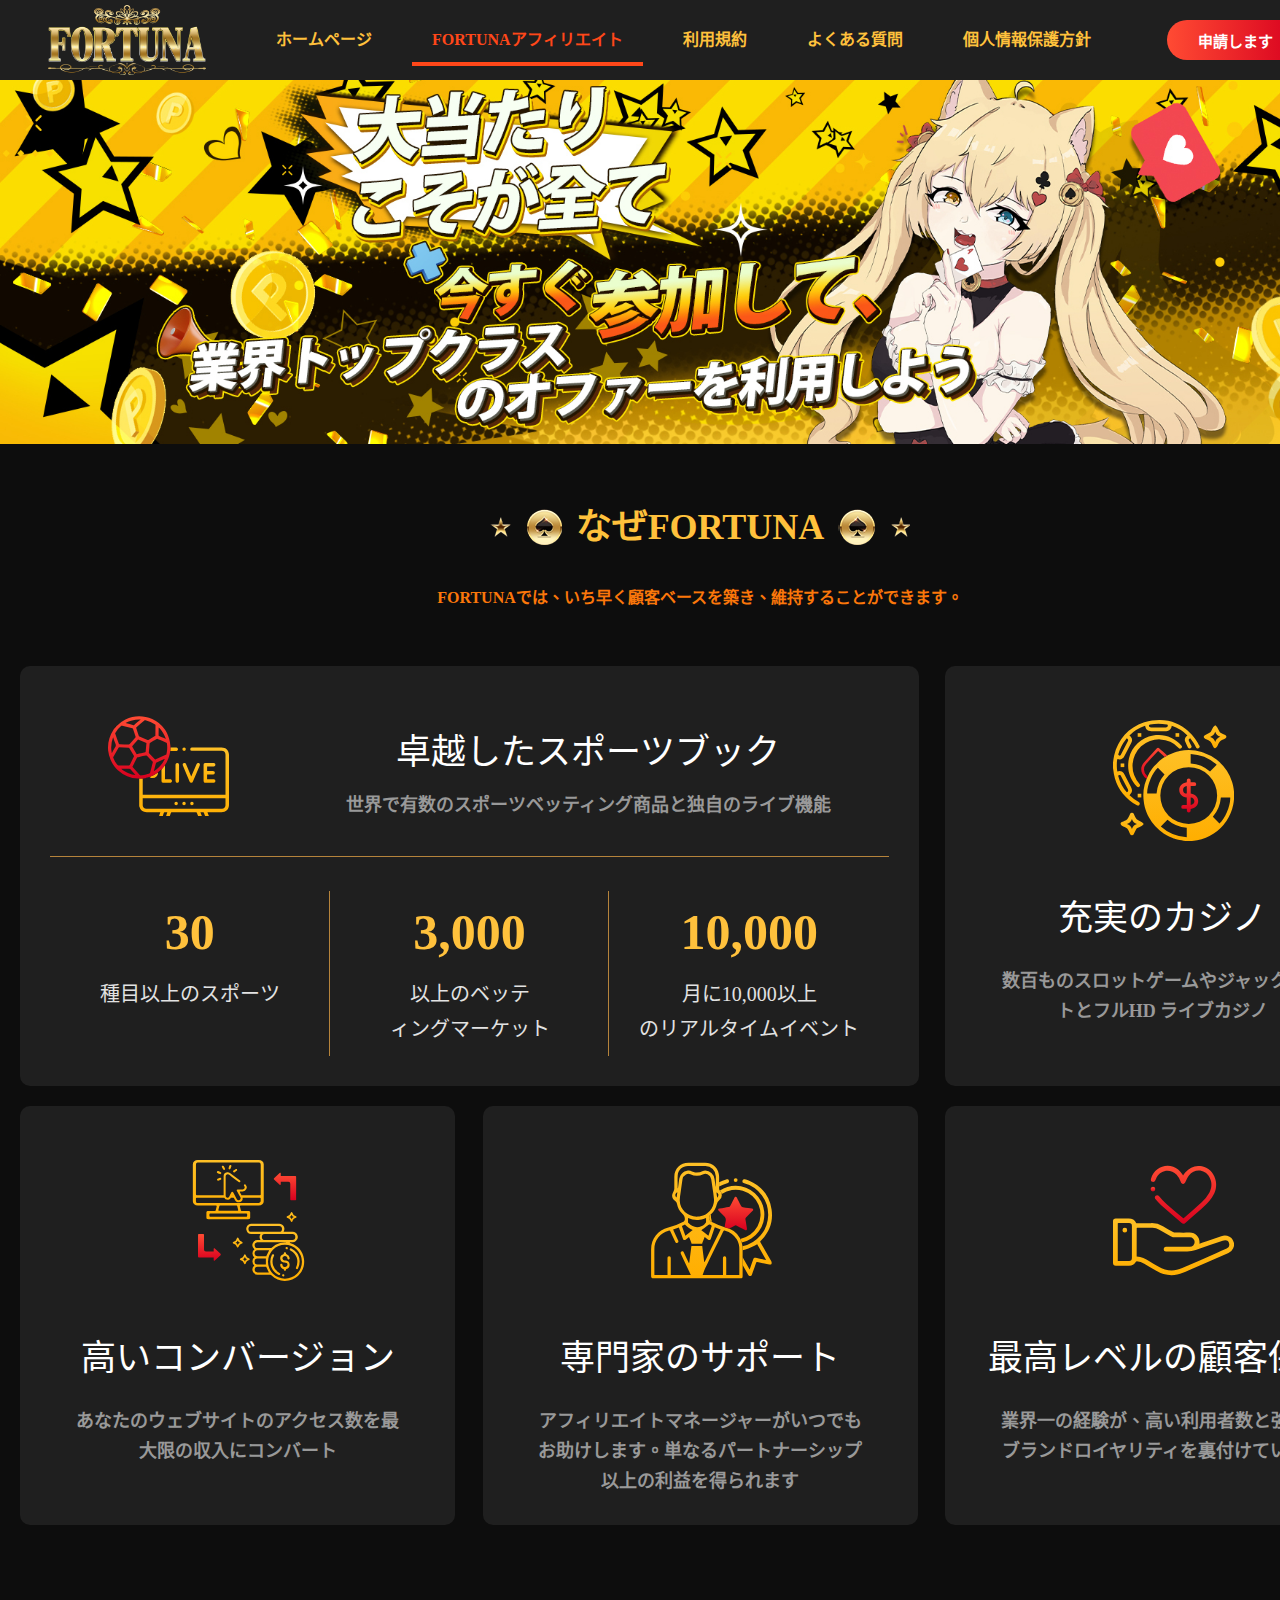
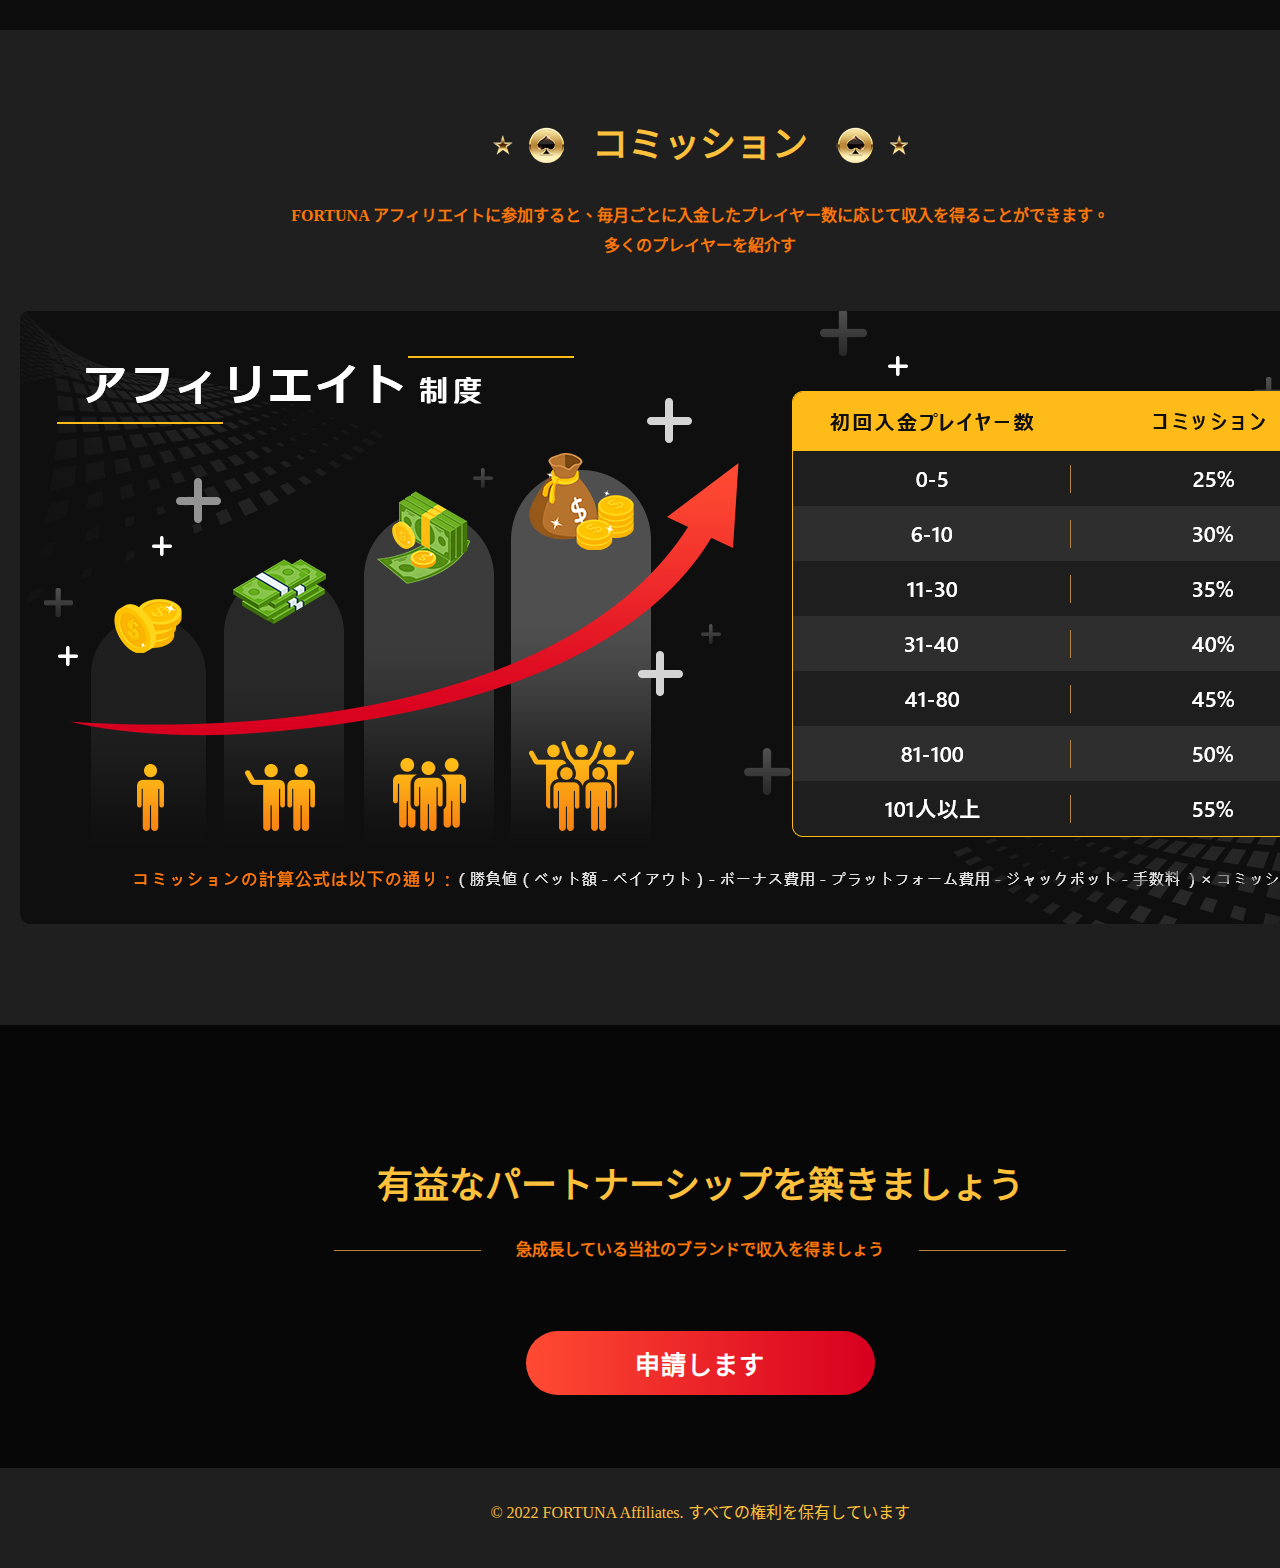
<file: index.html>
<!DOCTYPE html>
<html lang="zh-TW">
<head>
    <meta charset="UTF-8">
    <meta name="viewport" content="width=device-width, initial-scale=0.25">
    <title>Document</title>
    <link rel="stylesheet" href="./css/style.css">
    <script src="https://code.jquery.com/jquery-3.6.0.min.js"></script>
    <script src="./js/javascript.js"></script>
    <link rel="shortcut icon" href="./images/NJLOGO_64x64.ico" type="image/x-icon">
</head>
<body>
    <header>
        <!--上部-->
        <div class="top">
            <!--logo-->
            <img class="logo" src="./images/icon/logo.png" onclick="window.location.href='../index.html'">
            <ul class="agentNav">
                <li onclick="window.location.href='../index.html'">ホームページ</li>
                <li class="active">FORTUNAアフィリエイト</li>
                <li onclick="window.location.href='./html/agRule.html'">利用規約</li>
                <li onclick="window.location.href='./html/agQA.html'">よくある質問</li>
                <li onclick="window.location.href='./html/agPersonal.html'">個人情報保護方針</li>
            </ul>
             <!--右_未登入-->
             <ul class="user login display">
                <!--未登入選單-->
                <li>
                    <form class="loginForm">
                        <button class="agentSignup" type="button">申請します</button>
                    </form>
                </li>
                <!--語言列-->
                <li class="lang">
                    <select>
                        <option>繁體中文</option>
                        <option>简体中文</option>
                        <option>ENGLISH</option>
                        <option selected>日本語</option>
                    </select>
                </li>
            </ul>
        </div>
    </header>
    <main>
        <div class="agentPage">
            <div class="topBanner">
                <div class="eventBanner"></div>
            </div>
            <!--內容-->
            <div class="center">
                <div class="client">
                    <p class="title">なぜFORTUNA</p>
                    <p class="subTitle">FORTUNAでは、いち早く顧客ベースを築き、維持することができます。</p>
                    <div class="block">
                        <div class="line">
                            <div class="long">
                                <div class="top">
                                    <i class="icon_1"></i>
                                    <div>
                                        <p class="main">卓越したスポーツブック </p>
                                        <p class="sub">世界で有数のスポーツベッティング商品と独自のライブ機能 </p>
                                    </div>
                                </div>
                                <div class="down">
                                    <div class="item">
                                        <p class="num">30</p>
                                        <p class="info">種目以上のスポーツ </p>
                                    </div>
                                    <div class="item">
                                        <p class="num">3,000</p>
                                        <p class="info">以上のベッテ<br>ィングマーケット</p>
                                    </div>
                                    <div class="item">
                                        <p class="num">10,000</p>
                                        <p class="info">月に10,000以上<br>のリアルタイムイベント </p>
                                    </div>
                                </div>
                            </div>
                            <div class="box">
                                <i class="icon_2"></i>
                                <p class="main">充実のカジノ</p>
                                <p class="sub">数百ものスロットゲームやジャックポッ<br>トとフルHD ライブカジノ</p>
                            </div>
                        </div>
                        <div class="line">
                            <div class="box">
                                <i class="icon_3"></i>
                                <p class="main">高いコンバージョン </p>
                                <p class="sub">あなたのウェブサイトのアクセス数を最<br>大限の収入にコンバート</p>
                            </div>
                            <div class="box">
                                <i class="icon_4"></i>
                                <p class="main">専門家のサポート</p>
                                <p class="sub">アフィリエイトマネージャーがいつでも<br>お助けします。単なるパートナーシップ<br>以上の利益を得られます</p>
                            </div>
                            <div class="box">
                                <i class="icon_5"></i>
                                <p class="main">最高レベルの顧客保持</p>
                                <p class="sub">業界一の経験が、高い利用者数と強力な<br>ブランドロイヤリティを裏付けています</p>
                            </div>
                        </div>
                    </div>
                </div>
            </div>
            <div class="commission">
                <div class="center">
                    <p class="title">コミッション</p>
                    <p class="subTitle">FORTUNA アフィリエイトに参加すると、毎月ごとに入金したプレイヤー数に応じて収入を得ることができます。<br>多くのプレイヤーを紹介す</p>
                    <div class="rulePic">
                    </div>
                </div>
            </div>
        </div>
    </main>
    <footer class="agentP">
            <p class="title">有益なパートナーシップを築きましょう</p>
            <p class="subTitle">急成長している当社のブランドで収入を得ましょう</p>
            <button class="agentSignup" type="button">申請します</button>
            <div class="bottom">
                <p class="copyright">© 2022 FORTUNA Affiliates. すべての権利を保有しています</p>
            </div>
    </footer>
    <div class="filter">
        <!--退傭代理註冊申請彈窗-->
        <div class="jumpWindow agRegist">
            <div class="title">
                <p>申請します</p>
                <i class="close_ic close"></i>
            </div>
            <div class="content">
                <form>
                    <div class="block">
                        <label>
                            <div class="inputBox">
                                <p class="inputName"><span>※</span>アカウントID</p>
                                <input type="text">
                                <p class="remindText">*数字と英文字のみ、記号不可<br>*4文字以上である必要が御座います<br>*4文字以上である必要が御座います</p>
                            </div>
                        </label>
                        <label>
                            <div class="inputBox adj">
                                <p class="inputName"><span>※</span>パスワード</p>
                                <input type="text">
                            </div>
                        </label>
                        <label>
                            <div class="inputBox adj">
                                <p class="inputName"><span>※</span>お名前</p>
                                <input type="text">
                                <p class="remindText">*ローマ字フルネーム</p>
                            </div>
                        </label>
                        <label>
                            <div class="inputBox last">
                                <p class="inputName"><span>※</span>メール</p>
                                <input type="text">
                            </div> 
                        </label>
                    </div>
                    <div class="block">
                        <label>
                            <div class="inputBox">
                                <p class="inputName"><span>※</span>宣伝サイトURL</p>
                                <input type="text">
                            <p class="remindText">*宣伝を行うサイトURLもしくはその他の宣伝方法<br>*宣伝URLが無い場合は、紹介方法をご入力ください<br>*プレイヤーアカウントはFORTUNAで登録したアカウントとなります</p>
                            </div>
                        </label>
                        <label>
                            <div class="inputBox adj">
                                <p class="inputName"><span>※</span>LINE</p>
                                <input type="text">
                            </div>
                        </label>
                            <label>
                                <div class="inputBox last">
                                    <p class="inputName adj"><span>※</span>報酬お支払い方法</p>
                                    <ul>
                                        <li><input type="checkbox"><p class="checkboxName">USDT</p></li>
                                        <li><input type="checkbox"><p class="checkboxName">銀行匯款</p></li>
                                        <li><input type="checkbox"><p class="checkboxName">平台遊戲點數</p></li>
                                    </ul>
                                </div>
                            </label>
                        <div class="btnBox">
                            <input type="checkbox">
                            <p class="agree openAGterms">利用規約に同意します</p>
                        </div>
                        <buttton class="apply applycheck">申請します</buttton>
                    </div>
                </form> 
            </div>
        </div>
        <!--退傭代理註冊申請已送出彈窗-->
        <div class="jumpWindow agApply">
            <div class="title">
                <p>確認のお礼</p>
                <i class="close_ic close"></i>
            </div>
            <div class="content">
               <p>お申し込みは現在、アフィリエイトチームによって審査中です。</p>
            </div>
        </div>
         <!--相關條款彈窗-->
         <div class="jumpWindow agTerms">
            <div class="title">
                <p>利用規約とプライバシーポリシー</p>
                <i class="close_ic back"></i>
            </div>
            <div class="content">
                <div class="contentBlock">
                    <p class="smallTitle introduce">1.はじめに</p>
                    <p class="info"><span class="chapter">1.1</span>本利用規約に同意する前に、すべての項目を必ずお読みください。本規約に同意することにより、本規約は、パートナーまたはパートナーが代表する組織を拘束するものとなります。</p>
                </div>
                <div class="contentBlock">
                    <p class="smallTitle explain">2.定義と解釈</p>
                    <p class="info"><span class="keyword">「当サイト」</span>とは、fortuna888.netのことを指します。</p>
                    <p class="info"><span class="keyword">「FORTUNA」</span>とは、fortuna888.netのことを指します。</p>
                    <p class="info"><span class="keyword">「当社」</span>とは、当サイトの運営会社Astrobet N.V., Ltd.のことを指します。</p>
                    <p class="info"><span class="keyword">「アフィリエイトプログラム」</span>とは、当サイトおよびパートナー間のパートナーシップを指します。パートナーはFORTUNAのウェブサイトを宣伝し、当サイトのウェブサイトへ新規プレイヤーを継続的に生み出すものとします。</p>
                    <p class="info"><span class="keyword">「パートナー」</span>とは、当サイトのアフィリエイトプログラムに登録参加する人物を指します。</p>
                    <p class="info"><span class="keyword">「パートナーウェブサイト」</span>とは、パートナーが維持・運営し、当サイトのアフィリエイトリンクおよびコ
                        ードを案内するプラットフォーム（ウェブサイト／アプリケーション／ウィジェット等）を指します。</p>
                    <p class="info"><span class="keyword">「アフィリエイトリンク」</span>とは、パートナーウェブサイトからFORTUNAへのインターネットハイパーリンクを
                        指します。</p>
                    <p class="info"><span class="keyword">「アフィリエイトコード」</span>とは、パートナー毎に設定されるコードで、本コードを登録の際に入力をした場合
                        でもパートナーの子会員と設定されるコードを指します。</p>
                    <p class="info"><span class="keyword">「プレイヤー」</span>とは、当サイトでプレイアカウントを作成し、ベットしている人物のことを指します。</p>
                    <p class="info"><span class="keyword">「プレイアカウント」</span>とは、当サイトでプレイをするために作成されたアカウントを指します。</p>
                    <p class="info"><span class="keyword">「アフィリエイトアカウント」</span>とは、パートナーが当サイトのアフィリエイトプログラムに登録をした際に
                        発行されるアカウントを指します。</p>
                    <p class="info"><span class="keyword">「子会員」</span>とは、パートナーのリンクから当サイトへ登録をしたプレイヤーを指します。</p>
                    <p class="info"><span class="keyword">「アクティブ子会員」</span>とは、入金をしてベットをしたプレイヤーを指します。</p>
                    <p class="info"><span class="keyword">「コミッション」</span>とは、本規約で設定されたパートナーへの支払いを指します。 </p>
                </div>
                <div class="contentBlock">
                    <p class="smallTitle partner">3.パートナー適用条件</p>
                    <p class="info"><span class="chapter">3.1.</span>パートナーは以下を表明し保証します。</p>
                    <div class="chapterBox">
                        <p class="infoChapter"><span class="chapter">3.1.1.</span>パートナー期間中は、パートナー契約を締結する権利と権限を有し、そのすべての義務を履行する。</p>
                        <p class="infoChapter"><span class="chapter">3.1.2.</span>パートナー契約に基づく義務を履行するために必要な登録、許可、同意およびライセンスをすべて取得し、有効に維持するものとする。</p>
                        <p class="infoChapter"><span class="chapter">3.1.3.</span>パートナー契約の条項を完全に理解し、同意する。</p>
                    </div>
                    <p class="info"><span class="chapter">3.2.</span>当サイトは提出されたパートナー情報を審査し、アフィリエイト申請を認証するか否かを電子メールでパートナーに通知します。当社は、絶対的な裁量で登録を拒否する権利を保持します。</p>
                </div>
                <div class="contentBlock">
                    <p class="smallTitle right">4.当社の権利と義務</p>
                    <p class="info"><span class="chapter">4.1.</span>当社は、コミッションの総額を記録し、パートナーへの合計コミッションと統計データをアフィリエイトアカウントから確認できるようにします。</p>
                    <p class="info"><span class="chapter">4.2.</span>当社は本規約に準じ、パートナーに対しコミッションを支払うものとします。</p>
                    <p class="info"><span class="chapter">4.3.</span>当社は、当社が適切と考える時点において、本アフィリエイトプログラムを終了、変更または閉鎖する権利、および本規約の規定を変更する独自の決定権を持ちます。資料の変更に関しては電子メールによる通<br>
                        知をパートナーに送ります。</p>
                    <p class="info"><span class="chapter">4.4.</span>当社は、当社の完全および絶対の裁量権で、新規パートナーを受け入れるか否かを判断する権利を持つものとします。</p>
                    <p class="info"><span class="chapter">4.5.</span>下記に該当する場合、当社が最終権利を所有、およびパートナーのアカウントを閉鎖する権利を持ちます:</p>
                        <div class="chapterBox">
                            <p class="infoChapter"><span class="chapter"> 4.5.1.</span>当社の単独の見解において、国内および国際規則を遵守するため。</p>
                            <p class="infoChapter"><span class="chapter"> 4.5.2.</span>当社の方針に従うため。</p>
                            <p class="infoChapter"><span class="chapter"> 4.5.3.</span>当社、プレイヤー、子会員又はその他第三者機関の利益を守るため。</p>
                        </div>
                        <p class="info"><span class="chapter">4.6.</span>当社は、以下のパートナーの個人情報を、高レベルなセキュリティ、アンチマネーロンダリングの法的条件への適合、当取引関係の管理の目的で使用され、プライバシーポリシーに応じて使用及び処理するものとします:</p>
                        <div class="chapterBox">
                            <p class="infoChapter"><span class="chapter"> 4.6.1.</span>アフィリエイトアカウントID</p>
                            <p class="infoChapter"><span class="chapter"> 4.6.2.</span>名前</p>
                            <p class="infoChapter"><span class="chapter"> 4.6.3.</span>メールアドレス</p>
                            <p class="infoChapter"><span class="chapter"> 4.6.4.</span>宣伝サイトURL</p>
                            <p class="infoChapter"><span class="chapter"> 4.6.5.</span>口座情報</p>
                        </div>
                </div>
                <div class="contentBlock">
                    <p class="smallTitle partneright">5.パートナーの権利と義務</p>
                    <p class="info"><span class="chapter">5.1.</span>パートナーは以下を保証し、承諾するものとします。</p>
                    <div class="chapterBox">
                        <p class="infoChapter"><span class="chapter">5.1.1.</span>当サイトおよびパートナーの利益を可能な限り最大限にすべく、自費による当サイトのマーケティング および宣伝を行う:</p>
                        <p class="infoChapter"><span class="chapter">5.1.2.</span>アフィリエイトプログラムの範囲内で提供されるアフィリエイトリンク、アフィリエイトコード、プロモーション、マーケティングツールを使用する。</p>
                        <p class="infoChapter"><span class="chapter">5.1.3.</span>パートナーのマーケティング活動は、適切かつプロフェッショナルとして本規約の規定に準じなくてはならない。</p>
                        <p class="infoChapter"><span class="chapter">5.1.4.</span>常に関連する立法および適用される法律に準拠すること。これにはデータ保護およびプライバシーに関して適用される法律を含むがこれに限定されない。</p>
                        <p class="infoChapter"><span class="chapter">5.1.5.</span>パートナーウェブサイトのメンテナンスおよび開発に責任を持つこと。当サイトの情報が更新されたら、パートナーウェブサイトも随時更新をすること。</p>
                        <p class="infoChapter"><span class="chapter">5.1.6.</span>パートナーウェブサイトに、当サイトのプレイヤーまたはプレイヤーに限定されずパートナーウェブサイトを閲覧できる人物が誤解を招く内容を記載した場合、その際に発生した負債や当サイトが不利益になる状況が発生した場合の責任はパートナーが負うものとする。</p>
                        <p class="infoChapter"><span class="chapter">5.1.7.</span>当サイトに有利に反映されるような方法でビジネスを遂行する。</p>
                        <p class="infoChapter"><span class="chapter">5.1.8.</span>差別的、みだらな内容、違法、性的描写、ポルノ、または暴力的な内容を含むようなマーケティン活動（パートナーウェブサイトを含む）を行わない。</p>
                        <p class="infoChapter"><span class="chapter">5.1.9.</span>ギャンブルの法的年齢未満を対象としない。ギャンブルおよびギャンブルのプロモーションが違法である管轄区域を対象としない。</p>
                        <p class="infoChapter"><span class="chapter">5.1.10.</span>当サイトに掲載されているマーケティングツールを除き、当社から承諾がない限り、当社または当サイトの保有者/運営者のその他表現、商標、知的財産権を使用しない。</p>
                    </div>
                    <p class="info"><span class="chapter">5.2.</span>パートナーは、当社より提供されたログイン情報の機密を保持し、安全で常に保護するものとします。また、パートナー側の不具合により、ログイン情報の適切な保護がなされなかった事に起因する不正のログイン情報の使用は、パートナーが単独で責任を負うものとする。</p>
                    <p class="info"><span class="chapter">5.3.</span>パートナーは、アフィリエイトアカウントのユーザーIDとパスワードにおけるすべての活動と行為に対して、単独で責任を負うものとします。パートナーは、その認証の違法および不正使用の疑いがある場合は、即座に当社に連絡をするものとします。</p>
                    <p class="info"><span class="chapter">5.4.</span>不正な方法によってまたは本規約を違反する不正手段によって、子会員の登録、紹介、ベットが行われている場合、当社はアフィリエイトアカウントを凍結する権利およびアフィリエイトアカウントからコミッションを差し引く権利を持ちます。</p>
                </div>
                <div class="contentBlock">
                    <p class="smallTitle committee">6.コミッション </p>
                    <p class="info"><span class="chapter">6.1.</span>当社は本規約に基づき、パートナーにコミッションを支払うものとします。</p>
                    <p class="info"><span class="chapter">6.2.</span>コミッションの計算公式は以下の通りです:（勝負値（ベット額-ペイアウト）- ボーナス費用 - プラットフォーム費用 - ジャックポット - 手数料 ）× コミッション％</p>
                    <p class="info"><span class="keyword">*ペイアウト：子会員様が勝った金額</span></p>
                    <p class="info"><span class="chapter">6.3.</span>パートナーに支払うべきと当サイトが認めるコミッションは、毎月5日に計算され、その支払いは毎月10日18：00前にアフィリエイトアカウントへ配布されます。臨時システム調整が実施された場合は、コミッションの配布が遅れる場合があります。コミッションは日本円で支払われます。</p>
                    <p class="info"><span class="chapter">6.4.</span>当社はネガティブキャリーオーバー制度を採用しています。コミッションは、アフィリエイトアカウントがプラス残高の場合のみ行われます。当月のコミッションがマイナスの場合、マイナス残高は翌月に持ち越されます。翌月の収入がプラス残高で、前月から持ち越されたマイナス残高が相殺された場合に支払いが行われます。</p>
                    <p class="info"><span class="chapter">6.5.</span>連続した3ヶ月以内にアクティブ子会員が1名もいなかった場合、活動していないと判断し、システムワレットに入ったコミッションは全て0に戻ります。</p>    
                    <p class="info"><span class="chapter">6.6.</span>連続した6ヶ月以内にアクティブ子会員を獲得できない場合は、アカウントは凍結され、システムワレットに入ったコミッションは全て0に戻ります。</p>    
                    <p class="info"><span class="chapter">6.7.</span>下記に該当するものはコミッションから差し引かれます:</p> 
                    <p class="info"><span class="keyword">下記に限らず「相互メリット」の原則より、万が一不正な行為により一方が平等でない利益を獲得した場合、当サイトが全ての最終決定権を有しております</span></p>   
                    <div class="chapterBox">
                        <p class="infoChapter"><span class="chapter"> 6.7.1.</span>体験ボーナスから発生したリベート</p>
                        <p class="infoChapter"><span class="chapter"> 6.7.2.</span>ボーナス費用</p>
                        <p class="infoChapter"><span class="chapter"> 6.7.3.</span>ゲームプラットフォーム費用</p>
                        <p class="infoChapter"><span class="chapter"> 6.7.4.</span>ジャックポット費用</p>
                        <p class="infoChapter"><span class="chapter"> 6.7.5.</span>サービス手数料</p>
                    </div>
                    <p class="info"><span class="chapter">6.8.</span>パートナーは、不正または誤った取引に基づいて受け取ったコミッションは全額返金しなければなりません。</p>
                    <p class="info"><span class="chapter">6.9.</span>コミッションに関わるあらゆる権利に関しては当サイトが全ての最終決定権を有しております。しなければなりません。</p>
                </div>
                <div class="contentBlock">
                    <p class="smallTitle notice">7.禁止事項</p>
                    <p class="info"><span class="chapter">7.1.</span>下記禁止事項を発見した場合、該当月のコミッションは全て当社が没収し、アフィリエイトアカウントの凍結をいたします:</p>
                    <div class="chapterBox">
                        <p class="infoChapter"><span class="chapter"> 7.1.1.</span>パートナーと子会員が同じIPおよび名前であること。</p>
                        <p class="infoChapter"><span class="chapter"> 7.1.2.</span>パートナーが自分のアフィリエイトアカウントにプレイアカウントを登録すること（セルフアフィリエイト）。</p>
                        <p class="infoChapter"><span class="chapter"> 7.1.3.</span>パートナーが、既存プレイヤーに、パートナー自身のアフィリエイトリンクおよびコードから、再度プレイアカウントを登録させること。</p>
                        <p class="infoChapter"><span class="chapter"> 7.1.4.</span>パートナーが他のパートナーの子会員になること。</p>
                        <p class="infoChapter"><span class="chapter"> 7.1.5.</span>パートナー同士が協力をしてコミッションを稼ぐこと。</p>
                        <p class="infoChapter"><span class="chapter"> 7.1.6.</span>パートナーと子会員またはプレイヤーが協力をしてコミッションを稼ぐこと。</p>
                    </div>
                    <p class="info"><span class="chapter">7.2.</span>自身のアフィリエイトアカウントを利用して、本人または、友人、従業員または他の第三者がプレイヤーとして登録し、個人的使用およびその使用のためにプレイヤーアカウントに直接または間接的に入金を行って、コミッションを増やす行為や、その他当社および当サイトを欺く行為はすべて詐欺とみなされます。</p>
                    <p class="info"><span class="chapter">7.3.</span>アフィリエイトアカウントでログイン後、バックオフィスで確認できる情報が、ご友人、プレイヤー、従業員、第三者へ意図的、偶発的に関わらず漏らすことは禁止です。情報が漏れた場合に出た損失、傷害、損害はパートナーが負うものとします。</p>
                </div>
                <div class="contentBlock ">
                    <p class="smallTitle classified">8.機密情報</p>
                    <p class="info"><span class="chapter">8.1.</span>当社は、以下に関して一切の責任を負いません:</p>
                    <div class="chapterBox">
                        <p class="infoChapter"><span class="chapter"> 8.1.1.</span>経済的損失。（利益、収益、事業、契約を含むがこれに限定されない）</p>
                        <p class="infoChapter"><span class="chapter"> 8.1.2.</span>パートナーまたはパートナーウェブサイトの評判、営業権の損失。</p>
                        <p class="infoChapter"><span class="chapter"> 8.1.3.</span>意図的、偶発的、間接的、必然的な損失。</p>
                    </div>
                </div>
                <div class="contentBlock">
                    <p class="smallTitle duty">9.負債および責任制限</p>
                    <p class="info"><span class="chapter">9.1.</span>すべての情報は機密扱いとされ、当社の事前の明示的かつ書面による同意なしに、直接的にも間接的にも、個人的または商業目的その他の目的でも使用されることは許されません。</p>
                    <p class="info"><span class="chapter">9.2.</span>パートナーは、本規約に基づく義務の履行以外の目的で機密情報を使用してはいけません。</p>
                    <p class="info"><span class="chapter">9.3.</span>条項9は、パートナー契約終了後も存続するものとします。</p>
                </div>
                <div class="contentBlock">
                    <p class="smallTitle terminate">10.解約または契約の終了 </p>
                    <p class="info"><span class="chapter">10.1.</span>本契約は、当社またはパートナーのいずれかが、電子メールにて告知を送ることにより終了させることができます。当サイトがカジノゲームサービスをプレイヤーに提供することを妨げられた場合は、本契約は自動的に終了します。</p>
                    <p class="info"><span class="chapter">10.2.</span>いずれかの当事者に、本利用規約に対する重大な規約違反が認められた場合、他方当事者はパートナー契約を即時に終了させる権利を持ちます。</p>
                    <p class="info"><span class="chapter">10.3.</span>当社は、パートナーが下記を例とする積極的な宣伝を行わない場合に、電子メールでの通知によって本利用規約を終了およびアフィリエイトアカウントを凍結する権利を保持します。その際に所持しているコミッションは全て当社が没収いたします。</p>
                    <div class="chapterBox">
                        <p class="infoChapter"><span class="chapter"> 10.3.1.</span>一定期間合理的な数のプレイヤーを当サイトに紹介しない場合。</p>
                        <p class="infoChapter"><span class="chapter"> 10.3.2.</span>連続した6ヶ月以内にアクティブ子会員を獲得できない場合。</p>
                        <p class="infoChapter"><span class="chapter"> 10.3.3.</span>パートナーが当サイトを積極的に宣伝していないとみなす合理的な理由がある場合。</p>
                    </div>
                    <p class="info"><span class="chapter">10.4.</span>本契約の解約に際し、パートナーは全ての機密情報と宣伝ツールを当社に対して返還する義務を持ちます。契約終了後、先に述べた情報を使用または未返還であることが発覚した場合、その際に得た収益は当社へ返還、損害や損失は全てパートナーが負うものとします。</p>
                    <p class="info"><span class="chapter">10.5.</span>パートナーは、本契約の解約後も、解約前に発生した本規約の違反から生じるいかなる責任に関してもその履行を免れることは出来ません。</p>
                </div>
                <div class="contentBlock">
                    <p class="smallTitle agreetment">11.本規約および本契約の改正</p>
                    <p class="info"><span class="chapter">11.1.</span>当社は、本規約のいかなる規定も、パートナーに事前通知することなく、いつでも条項のいずれかを修正、変更、削除または追加する権利を保持します。変更後、パートナーへは電子メールアドレスで通知されます。当社が修正または変更を公開した後、アフィリエイトプログラムに継続して参加することは、パートナーは新しい利用規約を承諾したものとみなされます。</p>
                </div>
            </div>
            <div class="btnBox">
                <button class="closeTerms">同意する</button>
            </div>
        </div>
    </div>
    <div class="bg"></div>
</body>
</html>
</file>
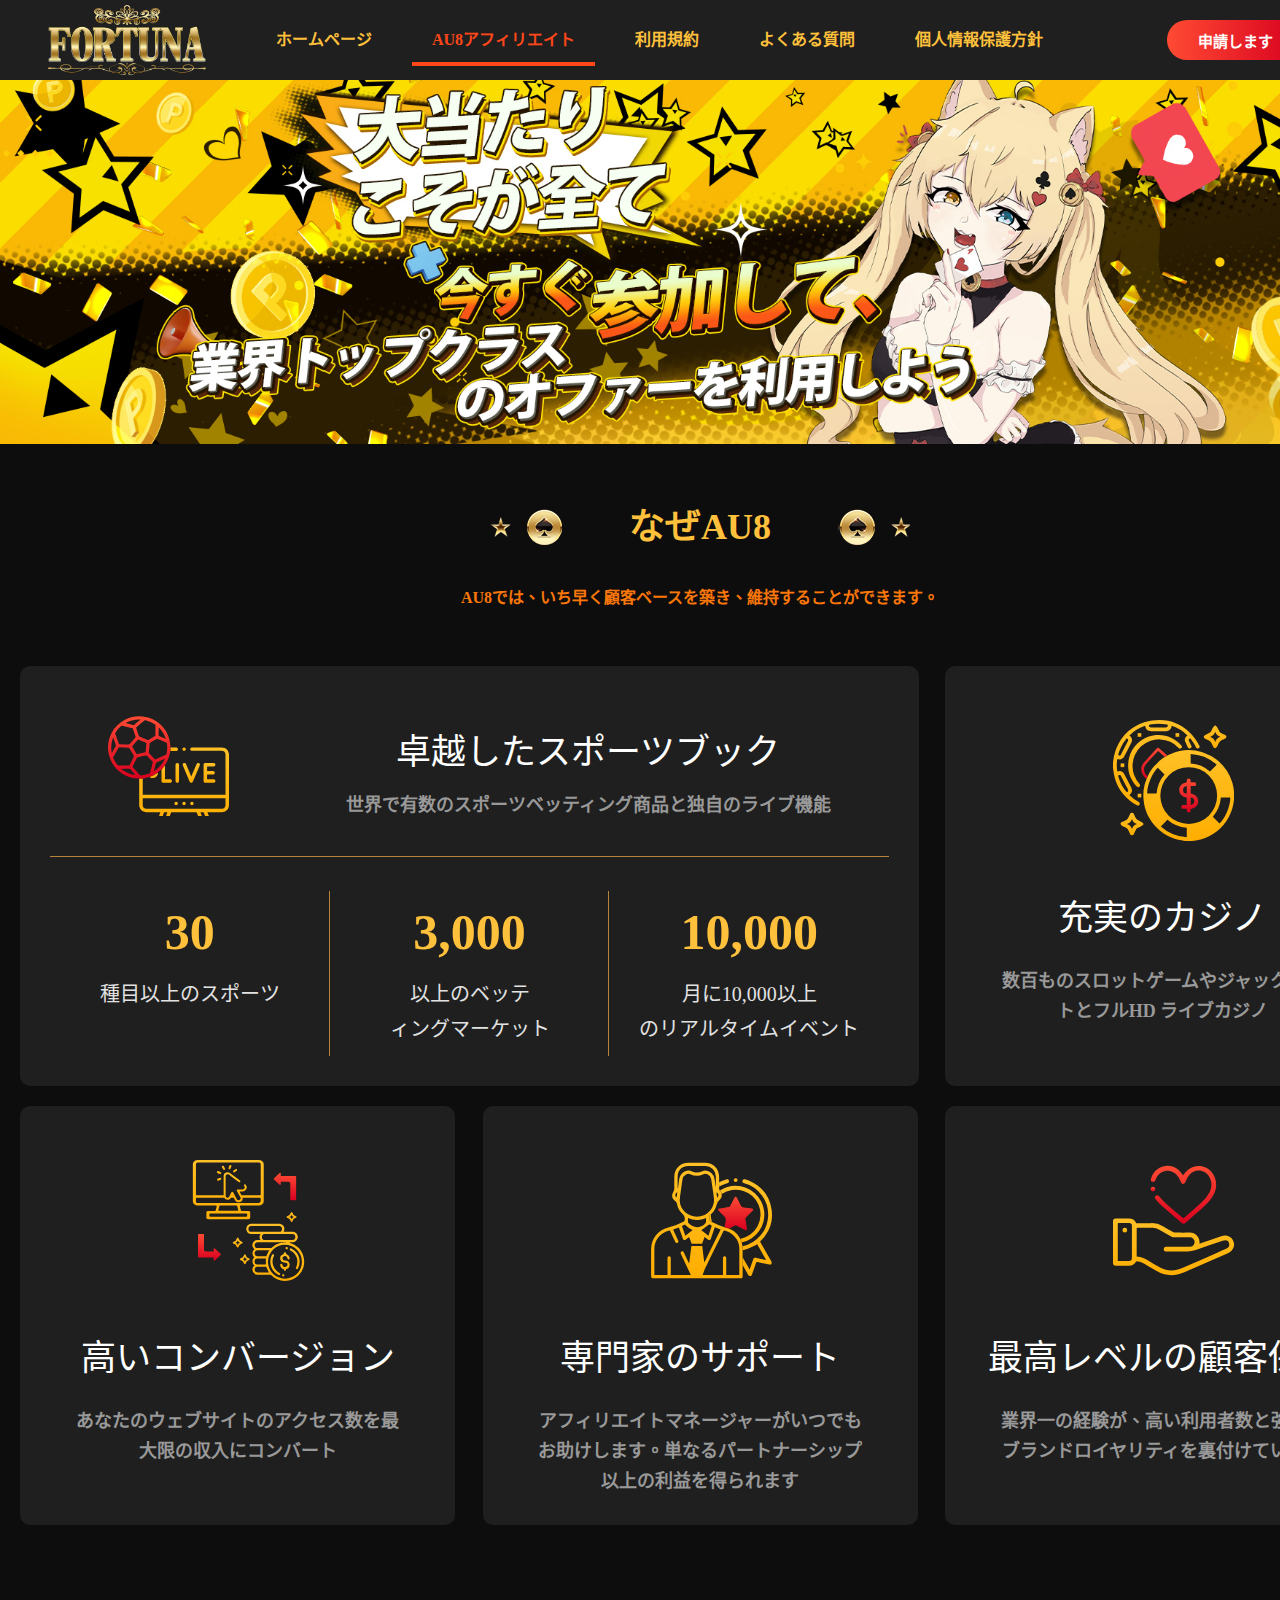
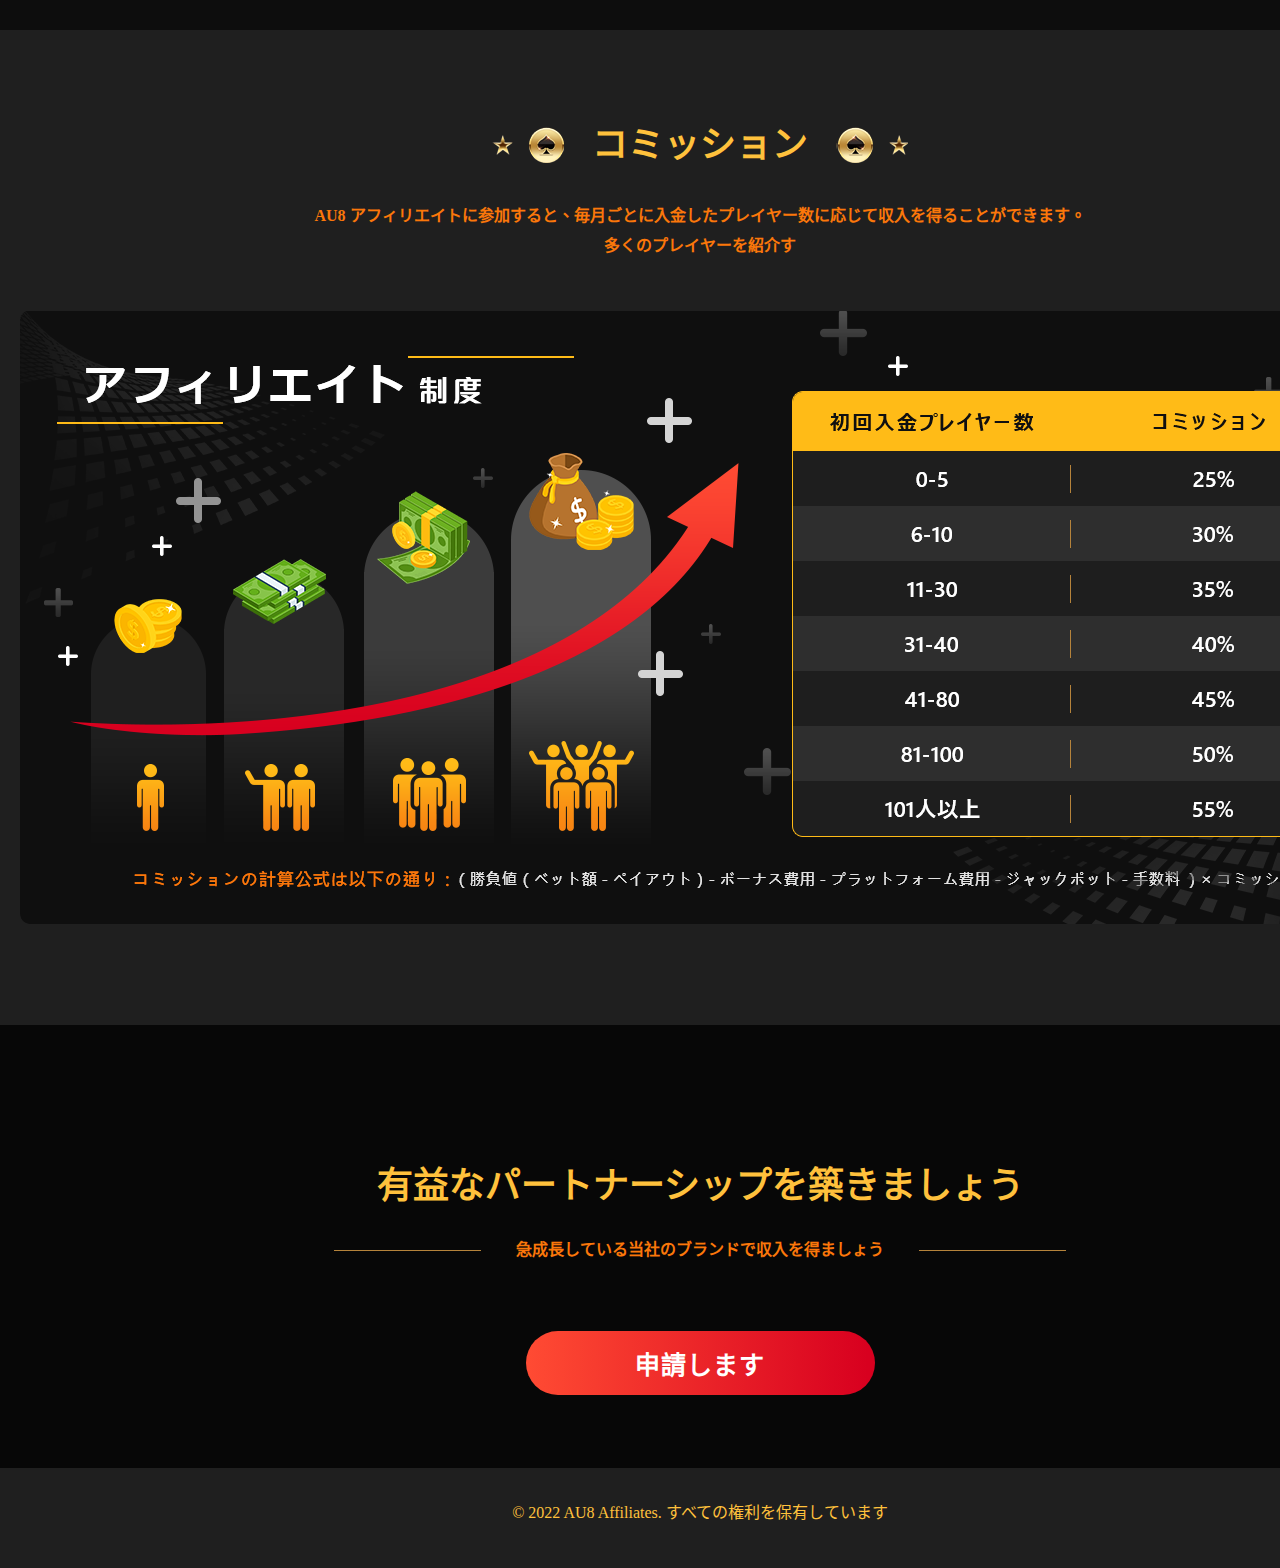
<file: html/agent.html>
<!DOCTYPE html>
<html lang="zh-TW">
<head>
    <meta charset="UTF-8">
    <meta name="viewport" content="width=device-width, initial-scale=0.25">
    <title>Document</title>
    <link rel="stylesheet" href="../css/style.css">
    <link rel="stylesheet" href="../js/slick-1.8.1/slick/slick.css">
    <link rel="stylesheet" href="../js/slick-1.8.1/slick/slick-theme.css">
    <script src="https://code.jquery.com/jquery-3.6.0.min.js"></script>
    <script src="https://code.jquery.com/jquery-2.2.0.min.js"></script>
    <script src="../js/slick-1.8.1/slick/slick.min.js"></script>
    <script src="../js/javascript.js"></script>
    <link rel="shortcut icon" href="../images/NJLOGO_64x64.ico" type="image/x-icon">
</head>
<body>
    <header>
        <!--上部-->
        <div class="top">
            <!--logo-->
            <img class="logo" src="../images/icon/logo.png" onclick="window.location.href='../index.html'">
            <ul class="agentNav">
                <li>ホームページ</li>
                <li class="active">AU8アフィリエイト</li>
                <li onclick="window.location.href='../html/agRule.html'">利用規約</li>
                <li onclick="window.location.href='../html/agQA.html'">よくある質問</li>
                <li onclick="window.location.href='../html/agPersonal.html'">個人情報保護方針</li>
            </ul>
             <!--右_未登入-->
             <ul class="user login display">
                <!--未登入選單-->
                <li>
                    <form class="loginForm">
                        <button class="agentSignup" type="button">申請します</button>
                    </form>
                </li>
                <!--語言列-->
                <li class="lang">
                    <select>
                        <option>繁體中文</option>
                        <option>简体中文</option>
                        <option>ENGLISH</option>
                        <option selected>日本語</option>
                    </select>
                </li>
            </ul>
        </div>
    </header>
    <main>
        <div class="agentPage">
            <div class="topBanner">
                <div class="eventBanner"></div>
            </div>
            <!--內容-->
            <div class="center">
                <div class="client">
                    <p class="title">なぜAU8</p>
                    <p class="subTitle">AU8では、いち早く顧客ベースを築き、維持することができます。</p>
                    <div class="block">
                        <div class="line">
                            <div class="long">
                                <div class="top">
                                    <i class="icon_1"></i>
                                    <div>
                                        <p class="main">卓越したスポーツブック </p>
                                        <p class="sub">世界で有数のスポーツベッティング商品と独自のライブ機能 </p>
                                    </div>
                                </div>
                                <div class="down">
                                    <div class="item">
                                        <p class="num">30</p>
                                        <p class="info">種目以上のスポーツ </p>
                                    </div>
                                    <div class="item">
                                        <p class="num">3,000</p>
                                        <p class="info">以上のベッテ<br>ィングマーケット</p>
                                    </div>
                                    <div class="item">
                                        <p class="num">10,000</p>
                                        <p class="info">月に10,000以上<br>のリアルタイムイベント </p>
                                    </div>
                                </div>
                            </div>
                            <div class="box">
                                <i class="icon_2"></i>
                                <p class="main">充実のカジノ</p>
                                <p class="sub">数百ものスロットゲームやジャックポッ<br>トとフルHD ライブカジノ</p>
                            </div>
                        </div>
                        <div class="line">
                            <div class="box">
                                <i class="icon_3"></i>
                                <p class="main">高いコンバージョン </p>
                                <p class="sub">あなたのウェブサイトのアクセス数を最<br>大限の収入にコンバート</p>
                            </div>
                            <div class="box">
                                <i class="icon_4"></i>
                                <p class="main">専門家のサポート</p>
                                <p class="sub">アフィリエイトマネージャーがいつでも<br>お助けします。単なるパートナーシップ<br>以上の利益を得られます</p>
                            </div>
                            <div class="box">
                                <i class="icon_5"></i>
                                <p class="main">最高レベルの顧客保持</p>
                                <p class="sub">業界一の経験が、高い利用者数と強力な<br>ブランドロイヤリティを裏付けています</p>
                            </div>
                        </div>
                    </div>
                </div>
            </div>
            <div class="commission">
                <div class="center">
                    <p class="title">コミッション</p>
                    <p class="subTitle">AU8 アフィリエイトに参加すると、毎月ごとに入金したプレイヤー数に応じて収入を得ることができます。<br>多くのプレイヤーを紹介す</p>
                    <div class="rulePic">
                    </div>
                </div>
            </div>
        </div>
    </main>
    <footer class="agentP">
            <p class="title">有益なパートナーシップを築きましょう</p>
            <p class="subTitle">急成長している当社のブランドで収入を得ましょう</p>
            <button class="agentSignup" type="button">申請します</button>
            <div class="bottom">
                <p class="copyright">© 2022 AU8 Affiliates. すべての権利を保有しています</p>
            </div>
    </footer>
    <div class="filter">
        <!--退傭代理註冊申請彈窗-->
        <div class="jumpWindow agRegist ">
            <div class="title">
                <p>申請します</p>
            </div>
            <div class="content">
                <div class="block">
                    <form>
                        <label>
                            <div class="inputBox">
                                <p class="inputName"><span>※</span>アカウントID</p>
                                <input type="text">
                                <p class="remindText">*数字と英文字のみ、記号不可<br>*4文字以上である必要が御座います<br>*4文字以上である必要が御座います</p>
                            </div>
                        </label>
                        <label>
                            <div class="inputBox">
                                <p class="inputName"><span>※</span>パスワード</p>
                                <input type="text">
                            </div>
                        </label>
                        <label>
                            <div class="inputBox">
                                <p class="inputName"><span>※</span>お名前</p>
                                <input type="text">
                                <p class="remindText">*ローマ字フルネーム</p>
                            </div>
                        </label>
                        <label>
                            <div class="inputBox last">
                                <p class="inputName"><span>※</span>メール</p>
                                <input type="text">
                            </div> 
                        </label>
                    </form>
                </div>    
                <div class="block">
                    <form>
                        <div class="inputBox">
                            <label>
                                <p class="inputName"><span>※</span>LINE</p>
                                <input type="text">
                            </label>
                        </div>
                        <div class="inputBox">
                            <label>
                                <p class="inputName"><span>※</span>宣伝サイトURL</p>
                                <input type="text">
                                <p class="remindText">*宣伝を行うサイトURLもしくはその他の宣伝方法<br>*宣伝URLが無い場合は、紹介方法をご入力ください<br>*プレイヤーアカウントはAU8で登録したアカウントとなります</p>
                            </label>
                        </div>
                        <div class="inputBox">
                            <label>
                                <p class="inputName"><span>※</span>報酬お支払い方法</p>
                                <input type="text" value="USDT" class="select"> <div class="arrow"></div>
                            </label>
                        </div>
                    </form> 
                    <div class="btnBox">
                        <div class="readBtn"><p class="checked">√</p></div>
                        <p class="agree openAGterms">利用規約に同意します</p>
                    </div>
                    <buttton class="apply close">申請します</buttton>
                </div>    
            </div>
        </div>
         <!--相關條款彈窗-->
         <div class="jumpWindow agTerms">
            <div class="title">
                <p>利用規約とプライバシーポリシー</p>
                <i class="close_ic back"></i>
            </div>
            <div class="content">
                <div class="contentBlock">
                    <p class="smallTitle introduce">1.はじめに</p>
                    <p class="info"><span class="chapter">1.1</span>本利用規約に同意する前に、すべての項目を必ずお読みください。本規約に同意することにより、本規約<br>は、パートナーまたはパートナーが代表する組織を拘束するものとなります。</p>
                </div>
                <div class="contentBlock">
                    <p class="smallTitle explain">2.定義と解釈</p>
                    <p class="info"><span class="keyword">「当サイト」</span>とは、fortuna888.netのことを指します。</p>
                    <p class="info"><span class="keyword">「AU8」</span>とは、fortuna888.netのことを指します。</p>
                    <p class="info"><span class="keyword">「当社」</span>とは、当サイトの運営会社Astrobet N.V., Ltd.のことを指します。</p>
                    <p class="info"><span class="keyword">「アフィリエイトプログラム」</span>とは、当サイトおよびパートナー間のパートナーシップを指します。<br>パートナーはAU8のウェブサイトを宣伝し、当サイトのウェブサイトへ新規プレイヤーを継続的に生み出すものとします。</p>
                    <p class="info"><span class="keyword">「パートナー」</span>とは、当サイトのアフィリエイトプログラムに登録参加する人物を指します。</p>
                    <p class="info"><span class="keyword">「パートナーウェブサイト」</span>とは、パートナーが維持・運営し、当サイトのアフィリエイトリンクおよびコ
                        ードを案内するプラットフォーム（ウェブサイト／アプリケーション／ウィジェット等）を指します。</p>
                    <p class="info"><span class="keyword">「アフィリエイトリンク」</span>とは、パートナーウェブサイトからAU8へのインターネットハイパーリンクを
                        指します。</p>
                    <p class="info"><span class="keyword">「アフィリエイトコード」</span>とは、パートナー毎に設定されるコードで、本コードを登録の際に入力をした場合
                        でもパートナーの子会員と設定されるコードを指します。</p>
                    <p class="info"><span class="keyword">「プレイヤー」</span>とは、当サイトでプレイアカウントを作成し、ベットしている人物のことを指します。</p>
                    <p class="info"><span class="keyword">「プレイアカウント」</span>とは、当サイトでプレイをするために作成されたアカウントを指します。</p>
                    <p class="info"><span class="keyword">「アフィリエイトアカウント」</span>とは、パートナーが当サイトのアフィリエイトプログラムに登録をした際に
                        発行されるアカウントを指します。</p>
                    <p class="info"><span class="keyword">「子会員」</span>とは、パートナーのリンクから当サイトへ登録をしたプレイヤーを指します。</p>
                    <p class="info"><span class="keyword">「アクティブ子会員」</span>とは、入金をしてベットをしたプレイヤーを指します。</p>
                    <p class="info"><span class="keyword">「コミッション」</span>とは、本規約で設定されたパートナーへの支払いを指します。 </p>
                </div>
                <div class="contentBlock">
                    <p class="smallTitle partner">3.パートナー適用条件</p>
                    <p class="info"><span class="chapter">3.1.</span>パートナーは以下を表明し保証します。</p>
                    <div class="chapterBox">
                        <p class="infoChapter"><span class="chapter">3.1.1.</span>パートナー期間中は、パートナー契約を締結する権利と権限を有し、そのすべての義務を履行する。</p>
                        <p class="infoChapter"><span class="chapter">3.1.2.</span>パートナー契約に基づく義務を履行するために必要な登録、許可、同意およびライセンスをすべて取<br>
                            得し、有効に維持するものとする。</p>
                        <p class="infoChapter"><span class="chapter">3.1.3.</span>パートナー契約の条項を完全に理解し、同意する。</p>
                    </div>
                    <p class="info"><span class="chapter">3.2.</span>当サイトは提出されたパートナー情報を審査し、アフィリエイト申請を認証するか否かを電子<br>
                    メールでパートナーに通知します。当社は、絶対的な裁量で登録を拒否する権利を保持します。</p>
                </div>
                <div class="contentBlock">
                    <p class="smallTitle right">4.当社の権利と義務</p>
                    <p class="info"><span class="chapter">4.1.</span>当社は、コミッションの総額を記録し、パートナーへの合計コミッションと統計データをアフィリエイ<br>
                        トアカウントから確認できるようにします。</p>
                    <p class="info"><span class="chapter">4.2.</span>当社は本規約に準じ、パートナーに対しコミッションを支払うものとします。</p>
                    <p class="info"><span class="chapter">4.3.</span>当社は、当社が適切と考える時点において、本アフィリエイトプログラムを終了、変更または閉鎖する<br>
                        権利、および本規約の規定を変更する独自の決定権を持ちます。資料の変更に関しては電子メールによる通<br>
                        知をパートナーに送ります。</p>
                    <p class="info"><span class="chapter">4.4.</span>当社は、当社の完全および絶対の裁量権で、新規パートナーを受け入れるか否かを判断する権利を持つも<br>
                        のとします。</p>
                    <p class="info"><span class="chapter">4.5.</span>下記に該当する場合、当社が最終権利を所有、およびパートナーのアカウントを閉鎖する権利を持
                        ちます:</p>
                        <div class="chapterBox">
                            <p class="infoChapter"><span class="chapter"> 4.5.1.</span>当社の単独の見解において、国内および国際規則を遵守するため。</p>
                            <p class="infoChapter"><span class="chapter"> 4.5.2.</span>当社の方針に従うため。</p>
                            <p class="infoChapter"><span class="chapter"> 4.5.3.</span>当社、プレイヤー、子会員又はその他第三者機関の利益を守るため。</p>
                        </div>
                        <p class="info"><span class="chapter">4.6.</span>当社は、以下のパートナーの個人情報を、高レベルなセキュリティ、アンチマネーロンダリングの<br>
                            法的条件への適合、当取引関係の管理の目的で使用され、プライバシーポリシーに応じて使用及び処理<br>
                            するものとします:</p>
                        <div class="chapterBox">
                            <p class="infoChapter"><span class="chapter"> 4.6.1.</span>アフィリエイトアカウントID</p>
                            <p class="infoChapter"><span class="chapter"> 4.6.2.</span>名前</p>
                            <p class="infoChapter"><span class="chapter"> 4.6.3.</span>メールアドレス</p>
                            <p class="infoChapter"><span class="chapter"> 4.6.4.</span>宣伝サイトURL</p>
                            <p class="infoChapter"><span class="chapter"> 4.6.5.</span>口座情報</p>
                        </div>
                </div>
                <div class="contentBlock">
                    <p class="smallTitle partneright">5.パートナーの権利と義務</p>
                    <p class="info"><span class="chapter">5.1.</span>パートナーは以下を保証し、承諾するものとします。</p>
                    <div class="chapterBox">
                        <p class="infoChapter"><span class="chapter">5.1.1.</span>当サイトおよびパートナーの利益を可能な限り最大限にすべく、自費による当サイトの<br>
                            マーケティング および宣伝を行う:</p>
                        <p class="infoChapter"><span class="chapter">5.1.2.</span>アフィリエイトプログラムの範囲内で提供されるアフィリエイトリンク、アフィリエイトコード、<br>
                            プロモーション、マーケティングツールを使用する。</p>
                        <p class="infoChapter"><span class="chapter">5.1.3.</span>パートナーのマーケティング活動は、適切かつプロフェッショナルとして本規約の規定に準
                            じなくてはならない。</p>
                        <p class="infoChapter"><span class="chapter">5.1.4.</span>常に関連する立法および適用される法律に準拠すること。これにはデータ保護およびプライバシーに<br>
                            関して適用される法律を含むがこれに限定されない。</p>
                        <p class="infoChapter"><span class="chapter">5.1.5.</span>パートナーウェブサイトのメンテナンスおよび開発に責任を持つこと。当サイトの情報が更新
                            されたら、パートナーウェブサイトも随時更新をすること。</p>
                        <p class="infoChapter"><span class="chapter">5.1.6.</span>パートナーウェブサイトに、当サイトのプレイヤーまたはプレイヤーに限定されずパートナーウェ
                            ブサイトを閲覧できる人物が誤解を招く内容を記載した場合、その際に発生した負債や当サイトが不利益
                            になる状況が発生した場合の責任はパートナーが負うものとする。</p>
                        <p class="infoChapter"><span class="chapter">5.1.7.</span>当サイトに有利に反映されるような方法でビジネスを遂行する。</p>
                        <p class="infoChapter"><span class="chapter">5.1.8.</span>差別的、みだらな内容、違法、性的描写、ポルノ、または暴力的な内容を含むようなマーケティング<br>
                            活動（パートナーウェブサイトを含む）を行わない。</p>
                        <p class="infoChapter"><span class="chapter">5.1.9.</span>ギャンブルの法的年齢未満を対象としない。ギャンブルおよびギャンブルのプロモーションが違法<br>
                            である管轄区域を対象としない。</p>
                        <p class="infoChapter"><span class="chapter">5.1.10.</span>当サイトに掲載されているマーケティングツールを除き、当社から承諾がない限り、当社または当<br>
                            サイトの保有者/運営者のその他表現、商標、知的財産権を使用しない。</p>
                    </div>
                    <p class="info"><span class="chapter">5.2.</span>パートナーは、当社より提供されたログイン情報の機密を保持し、安全で常に保護するものとします。<br>
                        また、パートナー側の不具合により、ログイン情報の適切な保護がなされなかった事に起因する不正の<br>
                        ログイン情報の使用は、パートナーが単独で責任を負うものとする。</p>
                    <p class="info"><span class="chapter">5.3.</span>パートナーは、アフィリエイトアカウントのユーザーIDとパスワードにおけるすべての活動と行為<br>
                        に対して、単独で責任を負うものとします。パートナーは、その認証の違法および不正使用の疑いがある<br>
                        場合は、即座に当社に連絡をするものとします。</p>
                    <p class="info"><span class="chapter">不正な方法によってまたは本規約を違反する不正手段によって、子会員の登録、紹介、ベットが行<br>
                        われている場合、当社はアフィリエイトアカウントを凍結する権利およびアフィリエイトアカウント<br>
                        からコミッションを差し引く権利を持ちます。</p>
                </div>
                <div class="contentBlock">
                    <p class="smallTitle committee">6.コミッション </p>
                    <p class="info"><span class="chapter">6.1.</span>当社は本規約に基づき、パートナーにコミッションを支払うものとします。</p>
                    <p class="info"><span class="chapter">6.2.</span>コミッションの計算公式は以下の通りです:<br>
                        （勝負値（ベット額-ペイアウト）- ボーナス費用 - プラットフォーム費用 - ジャックポット - 手数料 ）
                        × コミッション％</p>
                    <p class="info"><span class="keyword">*ペイアウト：子会員様が勝った金額</span></p>
                    <p class="info"><span class="chapter">6.3.</span>パートナーに支払うべきと当サイトが認めるコミッションは、毎月5日に計算され、その支払いは毎月<br>
                        10日18：00前にアフィリエイトアカウントへ配布されます。臨時システム調整が実施された場合は、<br>
                        コミッションの配布が遅れる場合があります。コミッションは日本円で支払われます。</p>
                    <p class="info"><span class="chapter">6.4.</span>当社はネガティブキャリーオーバー制度を採用しています。コミッションは、<br>
                        アフィリエイトアカウントがプラス残高の場合のみ行われます。当月のコミッションがマイナスの場合、<br>
                        マイナス残高は翌月に持ち越されます。翌月の収入がプラス残高で、前月から持ち越されたマイナス残高<br>
                        が相殺された場合に支払いが行われます。</p>
                    <p class="info"><span class="chapter">6.5.</span>連続した3ヶ月以内にアクティブ子会員が1名もいなかった場合、活動していないと判断し、<br>
                        システムワレットに入ったコミッションは全て0に戻ります。</p>    
                    <p class="info"><span class="chapter">6.6.</span>連続した6ヶ月以内にアクティブ子会員を獲得できない場合は、アカウントは凍結され、<br>
                        システムワレットに入ったコミッションは全て0に戻ります。</p>    
                    <p class="info"><span class="chapter">6.7.</span>下記に該当するものはコミッションから差し引かれます:</p> 
                    <p class="info"><span class="keyword">下記に限らず「相互メリット」の原則より、万が一不正な行為により一方が平等でない利益を獲得した場合、当サイトが全ての最終決定権を有しております</span></p>   
                    <div class="chapterBox">
                        <p class="infoChapter"><span class="chapter"> 6.7.1.</span>体験ボーナスから発生したリベート</p>
                        <p class="infoChapter"><span class="chapter"> 6.7.2.</span>ボーナス費用</p>
                        <p class="infoChapter"><span class="chapter"> 6.7.3.</span>ゲームプラットフォーム費用</p>
                        <p class="infoChapter"><span class="chapter"> 6.7.4.</span>ジャックポット費用</p>
                        <p class="infoChapter"><span class="chapter"> 6.7.5.</span>サービス手数料</p>
                    </div>
                    <p class="info"><span class="chapter">6.8.</span>パートナーは、不正または誤った取引に基づいて受け取ったコミッションは全額返金<br>
                        しなければなりません。</p>
                    <p class="info"><span class="chapter">6.9.</span>コミッションに関わるあらゆる権利に関しては当サイトが全ての最終決定権を有しております。<br>
                        しなければなりません。</p>
                </div>
                <div class="contentBlock">
                    <p class="smallTitle notice">7.禁止事項</p>
                    <p class="info"><span class="chapter">7.1.</span>下記禁止事項を発見した場合、該当月のコミッションは全て当社が没収し、アフィリエイトアカウントの凍結をいたします:</p>
                    <div class="chapterBox">
                        <p class="infoChapter"><span class="chapter"> 7.1.1.</span>パートナーと子会員が同じIPおよび名前であること。</p>
                        <p class="infoChapter"><span class="chapter"> 7.1.2.</span>パートナーが自分のアフィリエイトアカウントにプレイアカウントを登録すること（セルフアフィリエイト）。</p>
                        <p class="infoChapter"><span class="chapter"> 7.1.3.</span>パートナーが、既存プレイヤーに、パートナー自身のアフィリエイトリンクおよびコードから、再度プレイアカウントを登録させること。</p>
                        <p class="infoChapter"><span class="chapter"> 7.1.4.</span>パートナーが他のパートナーの子会員になること。</p>
                        <p class="infoChapter"><span class="chapter"> 7.1.5.</span>パートナー同士が協力をしてコミッションを稼ぐこと。</p>
                        <p class="infoChapter"><span class="chapter"> 7.1.6.</span>パートナーと子会員またはプレイヤーが協力をしてコミッションを稼ぐこと。</p>
                    </div>
                    <p class="info"><span class="chapter">7.2.</span>自身のアフィリエイトアカウントを利用して、本人または、友人、従業員または他の第三者
                        がプレイヤーとして登録し、個人的使用およびその使用のためにプレイヤーアカウントに直接または間接的に入金を行って、コミッションを増やす行為や、その他当社および当サイトを欺く行為はすべて詐欺
                        とみなされます。</p>
                    <p class="info"><span class="chapter">7.3.</span>アフィリエイトアカウントでログイン後、バックオフィスで確認できる情報が、ご友人、プレイヤー、
                        従業員、第三者へ意図的、偶発的に関わらず漏らすことは禁止です。情報が漏れた場合に出た損失、傷害、
                        損害はパートナーが負うものとします。</p>
                </div>
                <div class="contentBlock ">
                    <p class="smallTitle classified">8.機密情報</p>
                    <p class="info"><span class="chapter">9.1.</span>すべての情報は機密扱いとされ、当社の事前の明示的かつ書面による同意なしに、直接的にも間接的にも、個人的または商業目的その他の目的でも使用されることは許されません。</p>
                    <p class="info"><span class="chapter">9.2.</span>パートナーは、本規約に基づく義務の履行以外の目的で機密情報を使用してはいけません。</p>
                    <p class="info"><span class="chapter">9.3.</span>条項9は、パートナー契約終了後も存続するものとします。</p>
                </div>
                <div class="contentBlock">
                    <p class="smallTitle duty">9.負債および責任制限</p>
                    <p class="info"><span class="chapter">8.1.</span>当社は、以下に関して一切の責任を負いません:</p>
                    <div class="chapterBox">
                        <p class="infoChapter"><span class="chapter"> 8.1.1.</span>経済的損失。（利益、収益、事業、契約を含むがこれに限定されない）</p>
                        <p class="infoChapter"><span class="chapter"> 8.1.2.</span>パートナーまたはパートナーウェブサイトの評判、営業権の損失。</p>
                        <p class="infoChapter"><span class="chapter"> 8.1.3.</span>意図的、偶発的、間接的、必然的な損失。</p>
                    </div>
                </div>
                <div class="contentBlock">
                    <p class="smallTitle terminate">10.解約または契約の終了 </p>
                    <p class="info"><span class="chapter">10.1.</span>本契約は、当社またはパートナーのいずれかが、電子メールにて告知を送ることにより終了させることができます。当サイトがカジノゲームサービスをプレイヤーに提供することを妨げられた場合は、本契約は自動的に終了します。</p>
                    <p class="info"><span class="chapter">10.2.</span>いずれかの当事者に、本利用規約に対する重大な規約違反が認められた場合、他方当事者
                        はパートナー契約を即時に終了させる権利を持ちます。</p>
                    <p class="info"><span class="chapter">10.3.</span>当社は、パートナーが下記を例とする積極的な宣伝を行わない場合に、電子メールでの通知
                        によって本利用規約を終了およびアフィリエイトアカウントを凍結する権利を保持します。その際に所持
                        しているコミッションは全て当社が没収いたします。</p>
                    <div class="chapterBox">
                        <p class="infoChapter"><span class="chapter"> 10.3.1.</span>一定期間合理的な数のプレイヤーを当サイトに紹介しない場合。</p>
                        <p class="infoChapter"><span class="chapter"> 10.3.2.</span>連続した6ヶ月以内にアクティブ子会員を獲得できない場合。</p>
                        <p class="infoChapter"><span class="chapter"> 10.3.3.</span>パートナーが当サイトを積極的に宣伝していないとみなす合理的な理由がある場合。</p>
                    </div>
                    <p class="info"><span class="chapter">10.4.</span>本契約の解約に際し、パートナーは全ての機密情報と宣伝ツールを当社に対して返還する義務を持ちます。契約終了後、先に述べた情報を使用または未返還であることが発覚した場合、その際に得た収
                        益は当社へ返還、損害や損失は全てパートナーが負うものとします。</p>
                    <p class="info"><span class="chapter">10.5.</span>パートナーは、本契約の解約後も、解約前に発生した本規約の違反から生じるいかなる責任
                        に関してもその履行を免れることは出来ません。</p>
                </div>
                <div class="contentBlock">
                    <p class="smallTitle agreetment">11.本規約および本契約の改正</p>
                    <p class="info"><span class="chapter">11.1.</span>当社は、本規約のいかなる規定も、パートナーに事前通知することなく、いつでも条項のいずれかを
                        修正、変更、削除または追加する権利を保持します。変更後、パートナーへは電子メールアドレスで通知
                        されます。当社が修正または変更を公開した後、アフィリエイトプログラムに継続して参加することは、
                        パートナーは新しい利用規約を承諾したものとみなされます。</p>
                </div>
            </div>
            <div class="btnBox">
                <button class="closeTerms">同意する</button>
            </div>
        </div>
    </div>
    <div class="bg"></div>
</body>
</html>
</file>
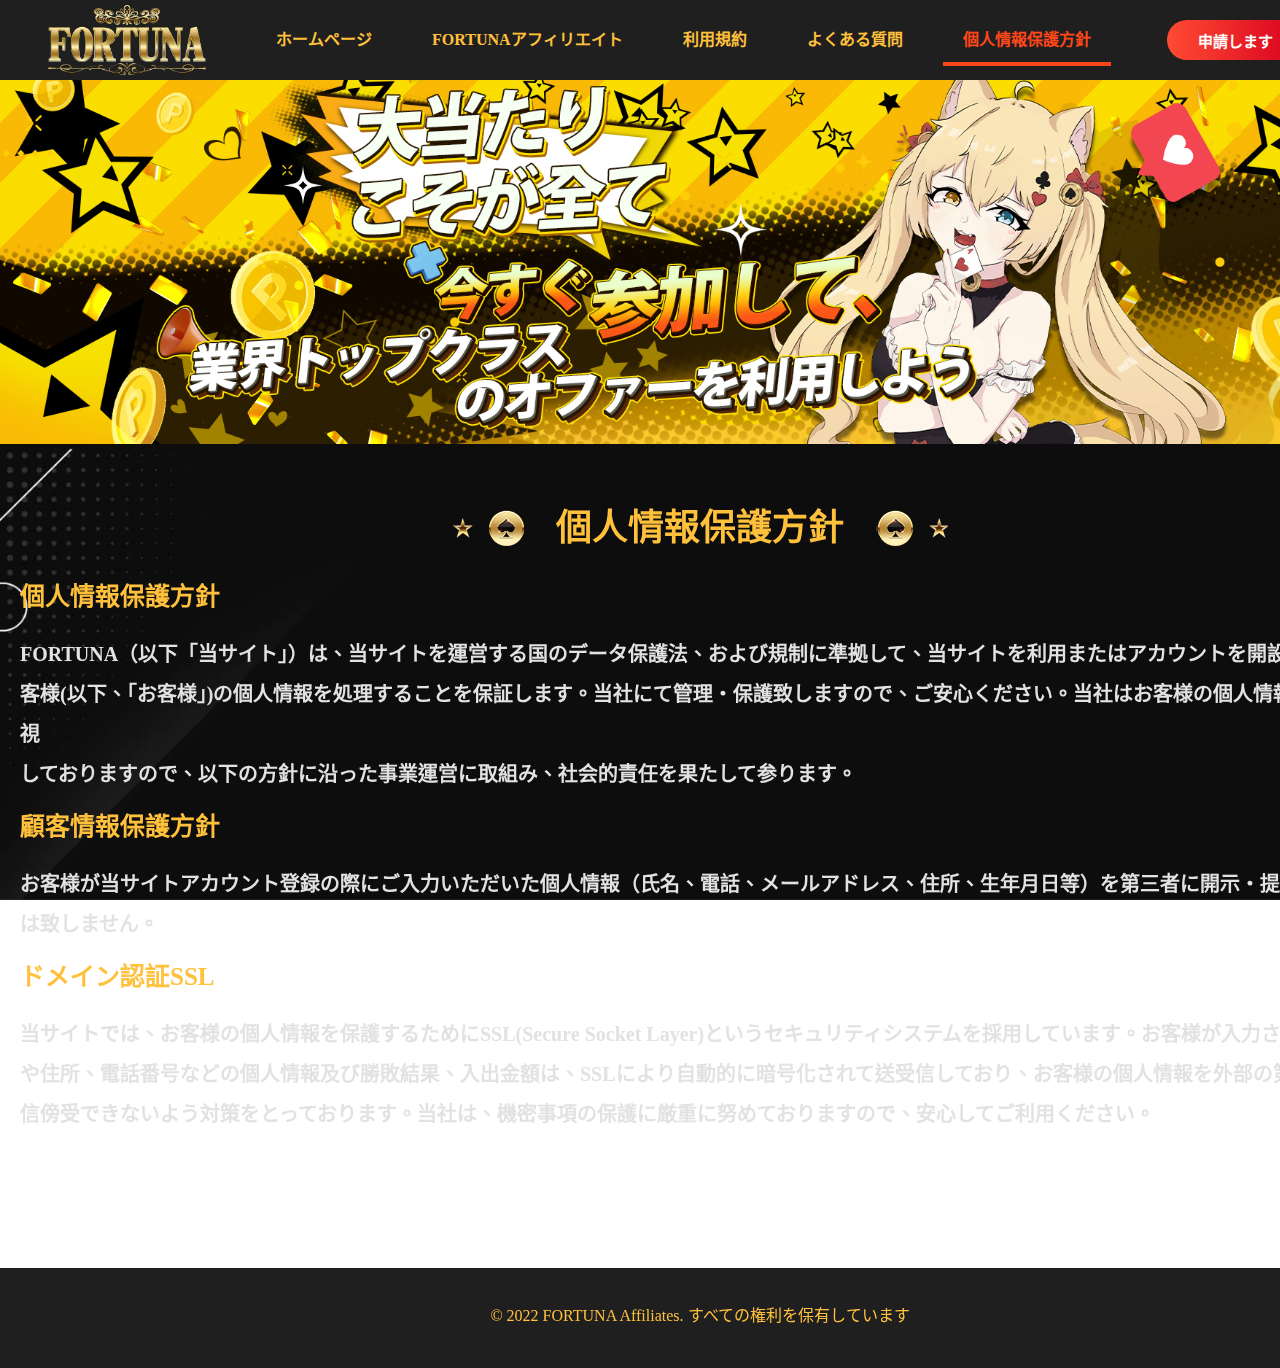
<file: html/agPersonal.html>
<!DOCTYPE html>
<html lang="zh-TW">
<head>
    <meta charset="UTF-8">
    <meta name="viewport" content="width=device-width, initial-scale=0.25">
    <title>Document</title>
    <link rel="stylesheet" href="../css/style.css">
    <link rel="stylesheet" href="../js/slick-1.8.1/slick/slick.css">
    <link rel="stylesheet" href="../js/slick-1.8.1/slick/slick-theme.css">
    <script src="https://code.jquery.com/jquery-3.6.0.min.js"></script>
    <script src="https://code.jquery.com/jquery-2.2.0.min.js"></script>
    <script src="../js/javascript.js"></script>
    <link rel="shortcut icon" href="../images/NJLOGO_64x64.ico" type="image/x-icon">
</head>
<body>
    <header>
        <!--上部-->
        <div class="top">
            <!--logo-->
            <img class="logo" src="../images/icon/logo.png" onclick="window.location.href='../index.html'">
            <ul class="agentNav">
                <li>ホームページ</li>
                <li onclick="window.location.href='../index.html'">FORTUNAアフィリエイト</li>
                <li onclick="window.location.href='./agRule.html'">利用規約</li>
                <li onclick="window.location.href='./agQA.html'">よくある質問</li>
                <li class="active">個人情報保護方針</li>
            </ul>
             <!--右_未登入-->
             <ul class="user login display">
                <!--未登入選單-->
                <li>
                    <form class="loginForm">
                        <button class="agentSignup" type="button">申請します</button>
                    </form>
                </li>
                <!--語言列-->
                <li class="lang">
                    <select>
                        <option>繁體中文</option>
                        <option>简体中文</option>
                        <option>ENGLISH</option>
                        <option selected>日本語</option>
                    </select>
                </li>
            </ul>
        </div>
    </header>
    <main>
        <div class="agOther">
            <div class="topBanner">
                <div class="eventBanner"></div>
            </div>
            <!--內容-->
            <div class="center">
                <div class="agPersonal">
                    <p class="title">個人情報保護方針</p>
                    <div class="contentBlock">
                        <p class="subTitle">個人情報保護方針</p>
                        <p class="info">FORTUNA（以下「当サイト」）は、当サイトを運営する国のデータ保護法、および規制に準拠して、当サイトを利用またはアカウントを開設されるお客様(以下、「お客様」)の個人情報を処理することを保証します。当社にて管理・保護致しますので、ご安心ください。当社はお客様の個人情報を最重要視<br>しておりますので、以下の方針に沿った事業運営に取組み、社会的責任を果たして参ります。</p>
                    </div>
                    <div class="contentBlock">
                        <p class="subTitle">顧客情報保護方針</p>
                        <p class="info">お客様が当サイトアカウント登録の際にご入力いただいた個人情報（氏名、電話、メールアドレス、住所、生年月日等）を第三者に開示・提供することは致しません。</p>
                    </div>
                    <div class="contentBlock">
                        <p class="subTitle">ドメイン認証SSL</p>
                        <p class="info">当サイトでは、お客様の個人情報を保護するためにSSL(Secure Socket Layer)というセキュリティシステムを採用しています。お客様が入力される氏名や住所、電話番号などの個人情報及び勝敗結果、入出金額は、SSLにより自動的に暗号化されて送受信しており、お客様の個人情報を外部の第三者が通信傍受できないよう対策をとっております。当社は、機密事項の保護に厳重に努めておりますので、安心してご利用ください。</p>
                    </div>
            </div>
        </div>
    </main>
    <footer class="agOther">
            <div class="bottom">
                <p class="copyright">© 2022 FORTUNA Affiliates. すべての権利を保有しています</p>
            </div>
    </footer>
    <div class="filter">
         <!--退傭代理註冊申請彈窗-->
         <div class="jumpWindow agRegist">
            <div class="title">
                <p>申請します</p>
                <i class="close_ic close"></i>
            </div>
            <div class="content">
                <form>
                    <div class="block">
                        <label>
                            <div class="inputBox">
                                <p class="inputName"><span>※</span>アカウントID</p>
                                <input type="text">
                                <p class="remindText">*数字と英文字のみ、記号不可<br>*4文字以上である必要が御座います<br>*4文字以上である必要が御座います</p>
                            </div>
                        </label>
                        <label>
                            <div class="inputBox adj">
                                <p class="inputName"><span>※</span>パスワード</p>
                                <input type="text">
                            </div>
                        </label>
                        <label>
                            <div class="inputBox adj">
                                <p class="inputName"><span>※</span>お名前</p>
                                <input type="text">
                                <p class="remindText">*ローマ字フルネーム</p>
                            </div>
                        </label>
                        <label>
                            <div class="inputBox last">
                                <p class="inputName"><span>※</span>メール</p>
                                <input type="text">
                            </div> 
                        </label>
                    </div>
                    <div class="block">
                        <label>
                            <div class="inputBox">
                                <p class="inputName"><span>※</span>宣伝サイトURL</p>
                                <input type="text">
                            <p class="remindText">*宣伝を行うサイトURLもしくはその他の宣伝方法<br>*宣伝URLが無い場合は、紹介方法をご入力ください<br>*プレイヤーアカウントはFORTUNAで登録したアカウントとなります</p>
                            </div>
                        </label>
                        <label>
                            <div class="inputBox adj">
                                <p class="inputName"><span>※</span>LINE</p>
                                <input type="text">
                            </div>
                        </label>
                            <label>
                                <div class="inputBox last">
                                    <p class="inputName adj"><span>※</span>報酬お支払い方法</p>
                                    <ul>
                                        <li><input type="checkbox"><p class="checkboxName">USDT</p></li>
                                        <li><input type="checkbox"><p class="checkboxName">銀行匯款</p></li>
                                        <li><input type="checkbox"><p class="checkboxName">平台遊戲點數</p></li>
                                    </ul>
                                </div>
                            </label>
                        <div class="btnBox">
                            <input type="checkbox">
                            <p class="agree openAGterms">利用規約に同意します</p>
                        </div>
                        <buttton class="apply applycheck">申請します</buttton>
                    </div>
                </form> 
            </div>
        </div>
          <!--退傭代理註冊申請已送出彈窗-->
          <div class="jumpWindow agApply">
            <div class="title">
                <p>確認のお礼</p>
                <i class="close_ic close"></i>
            </div>
            <div class="content">
               <p>お申し込みは現在、アフィリエイトチームによって審査中です。</p>
            </div>
        </div>
         <!--相關條款彈窗-->
         <div class="jumpWindow agTerms">
            <div class="title">
                <p>利用規約とプライバシーポリシー</p>
                <i class="close_ic back"></i>
            </div>
            <div class="content">
                <div class="contentBlock">
                    <p class="smallTitle introduce">1.はじめに</p>
                    <p class="info"><span class="chapter">1.1</span>本利用規約に同意する前に、すべての項目を必ずお読みください。本規約に同意することにより、本規約は、パートナーまたはパートナーが代表する組織を拘束するものとなります。</p>
                </div>
                <div class="contentBlock">
                    <p class="smallTitle explain">2.定義と解釈</p>
                    <p class="info"><span class="keyword">「当サイト」</span>とは、fortuna888.netのことを指します。</p>
                    <p class="info"><span class="keyword">「FORTUNA」</span>とは、fortuna888.netのことを指します。</p>
                    <p class="info"><span class="keyword">「当社」</span>とは、当サイトの運営会社Astrobet N.V., Ltd.のことを指します。</p>
                    <p class="info"><span class="keyword">「アフィリエイトプログラム」</span>とは、当サイトおよびパートナー間のパートナーシップを指します。パートナーはFORTUNAのウェブサイトを宣伝し、当サイトのウェブサイトへ新規プレイヤーを継続的に生み出すものとします。</p>
                    <p class="info"><span class="keyword">「パートナー」</span>とは、当サイトのアフィリエイトプログラムに登録参加する人物を指します。</p>
                    <p class="info"><span class="keyword">「パートナーウェブサイト」</span>とは、パートナーが維持・運営し、当サイトのアフィリエイトリンクおよびコ
                        ードを案内するプラットフォーム（ウェブサイト／アプリケーション／ウィジェット等）を指します。</p>
                    <p class="info"><span class="keyword">「アフィリエイトリンク」</span>とは、パートナーウェブサイトからFORTUNAへのインターネットハイパーリンクを
                        指します。</p>
                    <p class="info"><span class="keyword">「アフィリエイトコード」</span>とは、パートナー毎に設定されるコードで、本コードを登録の際に入力をした場合
                        でもパートナーの子会員と設定されるコードを指します。</p>
                    <p class="info"><span class="keyword">「プレイヤー」</span>とは、当サイトでプレイアカウントを作成し、ベットしている人物のことを指します。</p>
                    <p class="info"><span class="keyword">「プレイアカウント」</span>とは、当サイトでプレイをするために作成されたアカウントを指します。</p>
                    <p class="info"><span class="keyword">「アフィリエイトアカウント」</span>とは、パートナーが当サイトのアフィリエイトプログラムに登録をした際に
                        発行されるアカウントを指します。</p>
                    <p class="info"><span class="keyword">「子会員」</span>とは、パートナーのリンクから当サイトへ登録をしたプレイヤーを指します。</p>
                    <p class="info"><span class="keyword">「アクティブ子会員」</span>とは、入金をしてベットをしたプレイヤーを指します。</p>
                    <p class="info"><span class="keyword">「コミッション」</span>とは、本規約で設定されたパートナーへの支払いを指します。 </p>
                </div>
                <div class="contentBlock">
                    <p class="smallTitle partner">3.パートナー適用条件</p>
                    <p class="info"><span class="chapter">3.1.</span>パートナーは以下を表明し保証します。</p>
                    <div class="chapterBox">
                        <p class="infoChapter"><span class="chapter">3.1.1.</span>パートナー期間中は、パートナー契約を締結する権利と権限を有し、そのすべての義務を履行する。</p>
                        <p class="infoChapter"><span class="chapter">3.1.2.</span>パートナー契約に基づく義務を履行するために必要な登録、許可、同意およびライセンスをすべて取得し、有効に維持するものとする。</p>
                        <p class="infoChapter"><span class="chapter">3.1.3.</span>パートナー契約の条項を完全に理解し、同意する。</p>
                    </div>
                    <p class="info"><span class="chapter">3.2.</span>当サイトは提出されたパートナー情報を審査し、アフィリエイト申請を認証するか否かを電子メールでパートナーに通知します。当社は、絶対的な裁量で登録を拒否する権利を保持します。</p>
                </div>
                <div class="contentBlock">
                    <p class="smallTitle right">4.当社の権利と義務</p>
                    <p class="info"><span class="chapter">4.1.</span>当社は、コミッションの総額を記録し、パートナーへの合計コミッションと統計データをアフィリエイトアカウントから確認できるようにします。</p>
                    <p class="info"><span class="chapter">4.2.</span>当社は本規約に準じ、パートナーに対しコミッションを支払うものとします。</p>
                    <p class="info"><span class="chapter">4.3.</span>当社は、当社が適切と考える時点において、本アフィリエイトプログラムを終了、変更または閉鎖する権利、および本規約の規定を変更する独自の決定権を持ちます。資料の変更に関しては電子メールによる通<br>
                        知をパートナーに送ります。</p>
                    <p class="info"><span class="chapter">4.4.</span>当社は、当社の完全および絶対の裁量権で、新規パートナーを受け入れるか否かを判断する権利を持つものとします。</p>
                    <p class="info"><span class="chapter">4.5.</span>下記に該当する場合、当社が最終権利を所有、およびパートナーのアカウントを閉鎖する権利を持ちます:</p>
                        <div class="chapterBox">
                            <p class="infoChapter"><span class="chapter"> 4.5.1.</span>当社の単独の見解において、国内および国際規則を遵守するため。</p>
                            <p class="infoChapter"><span class="chapter"> 4.5.2.</span>当社の方針に従うため。</p>
                            <p class="infoChapter"><span class="chapter"> 4.5.3.</span>当社、プレイヤー、子会員又はその他第三者機関の利益を守るため。</p>
                        </div>
                        <p class="info"><span class="chapter">4.6.</span>当社は、以下のパートナーの個人情報を、高レベルなセキュリティ、アンチマネーロンダリングの法的条件への適合、当取引関係の管理の目的で使用され、プライバシーポリシーに応じて使用及び処理するものとします:</p>
                        <div class="chapterBox">
                            <p class="infoChapter"><span class="chapter"> 4.6.1.</span>アフィリエイトアカウントID</p>
                            <p class="infoChapter"><span class="chapter"> 4.6.2.</span>名前</p>
                            <p class="infoChapter"><span class="chapter"> 4.6.3.</span>メールアドレス</p>
                            <p class="infoChapter"><span class="chapter"> 4.6.4.</span>宣伝サイトURL</p>
                            <p class="infoChapter"><span class="chapter"> 4.6.5.</span>口座情報</p>
                        </div>
                </div>
                <div class="contentBlock">
                    <p class="smallTitle partneright">5.パートナーの権利と義務</p>
                    <p class="info"><span class="chapter">5.1.</span>パートナーは以下を保証し、承諾するものとします。</p>
                    <div class="chapterBox">
                        <p class="infoChapter"><span class="chapter">5.1.1.</span>当サイトおよびパートナーの利益を可能な限り最大限にすべく、自費による当サイトのマーケティング および宣伝を行う:</p>
                        <p class="infoChapter"><span class="chapter">5.1.2.</span>アフィリエイトプログラムの範囲内で提供されるアフィリエイトリンク、アフィリエイトコード、プロモーション、マーケティングツールを使用する。</p>
                        <p class="infoChapter"><span class="chapter">5.1.3.</span>パートナーのマーケティング活動は、適切かつプロフェッショナルとして本規約の規定に準じなくてはならない。</p>
                        <p class="infoChapter"><span class="chapter">5.1.4.</span>常に関連する立法および適用される法律に準拠すること。これにはデータ保護およびプライバシーに関して適用される法律を含むがこれに限定されない。</p>
                        <p class="infoChapter"><span class="chapter">5.1.5.</span>パートナーウェブサイトのメンテナンスおよび開発に責任を持つこと。当サイトの情報が更新されたら、パートナーウェブサイトも随時更新をすること。</p>
                        <p class="infoChapter"><span class="chapter">5.1.6.</span>パートナーウェブサイトに、当サイトのプレイヤーまたはプレイヤーに限定されずパートナーウェブサイトを閲覧できる人物が誤解を招く内容を記載した場合、その際に発生した負債や当サイトが不利益になる状況が発生した場合の責任はパートナーが負うものとする。</p>
                        <p class="infoChapter"><span class="chapter">5.1.7.</span>当サイトに有利に反映されるような方法でビジネスを遂行する。</p>
                        <p class="infoChapter"><span class="chapter">5.1.8.</span>差別的、みだらな内容、違法、性的描写、ポルノ、または暴力的な内容を含むようなマーケティン活動（パートナーウェブサイトを含む）を行わない。</p>
                        <p class="infoChapter"><span class="chapter">5.1.9.</span>ギャンブルの法的年齢未満を対象としない。ギャンブルおよびギャンブルのプロモーションが違法である管轄区域を対象としない。</p>
                        <p class="infoChapter"><span class="chapter">5.1.10.</span>当サイトに掲載されているマーケティングツールを除き、当社から承諾がない限り、当社または当サイトの保有者/運営者のその他表現、商標、知的財産権を使用しない。</p>
                    </div>
                    <p class="info"><span class="chapter">5.2.</span>パートナーは、当社より提供されたログイン情報の機密を保持し、安全で常に保護するものとします。また、パートナー側の不具合により、ログイン情報の適切な保護がなされなかった事に起因する不正のログイン情報の使用は、パートナーが単独で責任を負うものとする。</p>
                    <p class="info"><span class="chapter">5.3.</span>パートナーは、アフィリエイトアカウントのユーザーIDとパスワードにおけるすべての活動と行為に対して、単独で責任を負うものとします。パートナーは、その認証の違法および不正使用の疑いがある場合は、即座に当社に連絡をするものとします。</p>
                    <p class="info"><span class="chapter">5.4.</span>不正な方法によってまたは本規約を違反する不正手段によって、子会員の登録、紹介、ベットが行われている場合、当社はアフィリエイトアカウントを凍結する権利およびアフィリエイトアカウントからコミッションを差し引く権利を持ちます。</p>
                </div>
                <div class="contentBlock">
                    <p class="smallTitle committee">6.コミッション </p>
                    <p class="info"><span class="chapter">6.1.</span>当社は本規約に基づき、パートナーにコミッションを支払うものとします。</p>
                    <p class="info"><span class="chapter">6.2.</span>コミッションの計算公式は以下の通りです:（勝負値（ベット額-ペイアウト）- ボーナス費用 - プラットフォーム費用 - ジャックポット - 手数料 ）× コミッション％</p>
                    <p class="info"><span class="keyword">*ペイアウト：子会員様が勝った金額</span></p>
                    <p class="info"><span class="chapter">6.3.</span>パートナーに支払うべきと当サイトが認めるコミッションは、毎月5日に計算され、その支払いは毎月10日18：00前にアフィリエイトアカウントへ配布されます。臨時システム調整が実施された場合は、コミッションの配布が遅れる場合があります。コミッションは日本円で支払われます。</p>
                    <p class="info"><span class="chapter">6.4.</span>当社はネガティブキャリーオーバー制度を採用しています。コミッションは、アフィリエイトアカウントがプラス残高の場合のみ行われます。当月のコミッションがマイナスの場合、マイナス残高は翌月に持ち越されます。翌月の収入がプラス残高で、前月から持ち越されたマイナス残高が相殺された場合に支払いが行われます。</p>
                    <p class="info"><span class="chapter">6.5.</span>連続した3ヶ月以内にアクティブ子会員が1名もいなかった場合、活動していないと判断し、システムワレットに入ったコミッションは全て0に戻ります。</p>    
                    <p class="info"><span class="chapter">6.6.</span>連続した6ヶ月以内にアクティブ子会員を獲得できない場合は、アカウントは凍結され、システムワレットに入ったコミッションは全て0に戻ります。</p>    
                    <p class="info"><span class="chapter">6.7.</span>下記に該当するものはコミッションから差し引かれます:</p> 
                    <p class="info"><span class="keyword">下記に限らず「相互メリット」の原則より、万が一不正な行為により一方が平等でない利益を獲得した場合、当サイトが全ての最終決定権を有しております</span></p>   
                    <div class="chapterBox">
                        <p class="infoChapter"><span class="chapter"> 6.7.1.</span>体験ボーナスから発生したリベート</p>
                        <p class="infoChapter"><span class="chapter"> 6.7.2.</span>ボーナス費用</p>
                        <p class="infoChapter"><span class="chapter"> 6.7.3.</span>ゲームプラットフォーム費用</p>
                        <p class="infoChapter"><span class="chapter"> 6.7.4.</span>ジャックポット費用</p>
                        <p class="infoChapter"><span class="chapter"> 6.7.5.</span>サービス手数料</p>
                    </div>
                    <p class="info"><span class="chapter">6.8.</span>パートナーは、不正または誤った取引に基づいて受け取ったコミッションは全額返金しなければなりません。</p>
                    <p class="info"><span class="chapter">6.9.</span>コミッションに関わるあらゆる権利に関しては当サイトが全ての最終決定権を有しております。しなければなりません。</p>
                </div>
                <div class="contentBlock">
                    <p class="smallTitle notice">7.禁止事項</p>
                    <p class="info"><span class="chapter">7.1.</span>下記禁止事項を発見した場合、該当月のコミッションは全て当社が没収し、アフィリエイトアカウントの凍結をいたします:</p>
                    <div class="chapterBox">
                        <p class="infoChapter"><span class="chapter"> 7.1.1.</span>パートナーと子会員が同じIPおよび名前であること。</p>
                        <p class="infoChapter"><span class="chapter"> 7.1.2.</span>パートナーが自分のアフィリエイトアカウントにプレイアカウントを登録すること（セルフアフィリエイト）。</p>
                        <p class="infoChapter"><span class="chapter"> 7.1.3.</span>パートナーが、既存プレイヤーに、パートナー自身のアフィリエイトリンクおよびコードから、再度プレイアカウントを登録させること。</p>
                        <p class="infoChapter"><span class="chapter"> 7.1.4.</span>パートナーが他のパートナーの子会員になること。</p>
                        <p class="infoChapter"><span class="chapter"> 7.1.5.</span>パートナー同士が協力をしてコミッションを稼ぐこと。</p>
                        <p class="infoChapter"><span class="chapter"> 7.1.6.</span>パートナーと子会員またはプレイヤーが協力をしてコミッションを稼ぐこと。</p>
                    </div>
                    <p class="info"><span class="chapter">7.2.</span>自身のアフィリエイトアカウントを利用して、本人または、友人、従業員または他の第三者がプレイヤーとして登録し、個人的使用およびその使用のためにプレイヤーアカウントに直接または間接的に入金を行って、コミッションを増やす行為や、その他当社および当サイトを欺く行為はすべて詐欺とみなされます。</p>
                    <p class="info"><span class="chapter">7.3.</span>アフィリエイトアカウントでログイン後、バックオフィスで確認できる情報が、ご友人、プレイヤー、従業員、第三者へ意図的、偶発的に関わらず漏らすことは禁止です。情報が漏れた場合に出た損失、傷害、損害はパートナーが負うものとします。</p>
                </div>
                <div class="contentBlock ">
                    <p class="smallTitle classified">8.機密情報</p>
                    <p class="info"><span class="chapter">8.1.</span>当社は、以下に関して一切の責任を負いません:</p>
                    <div class="chapterBox">
                        <p class="infoChapter"><span class="chapter"> 8.1.1.</span>経済的損失。（利益、収益、事業、契約を含むがこれに限定されない）</p>
                        <p class="infoChapter"><span class="chapter"> 8.1.2.</span>パートナーまたはパートナーウェブサイトの評判、営業権の損失。</p>
                        <p class="infoChapter"><span class="chapter"> 8.1.3.</span>意図的、偶発的、間接的、必然的な損失。</p>
                    </div>
                </div>
                <div class="contentBlock">
                    <p class="smallTitle duty">9.負債および責任制限</p>
                    <p class="info"><span class="chapter">9.1.</span>すべての情報は機密扱いとされ、当社の事前の明示的かつ書面による同意なしに、直接的にも間接的にも、個人的または商業目的その他の目的でも使用されることは許されません。</p>
                    <p class="info"><span class="chapter">9.2.</span>パートナーは、本規約に基づく義務の履行以外の目的で機密情報を使用してはいけません。</p>
                    <p class="info"><span class="chapter">9.3.</span>条項9は、パートナー契約終了後も存続するものとします。</p>
                </div>
                <div class="contentBlock">
                    <p class="smallTitle terminate">10.解約または契約の終了 </p>
                    <p class="info"><span class="chapter">10.1.</span>本契約は、当社またはパートナーのいずれかが、電子メールにて告知を送ることにより終了させることができます。当サイトがカジノゲームサービスをプレイヤーに提供することを妨げられた場合は、本契約は自動的に終了します。</p>
                    <p class="info"><span class="chapter">10.2.</span>いずれかの当事者に、本利用規約に対する重大な規約違反が認められた場合、他方当事者はパートナー契約を即時に終了させる権利を持ちます。</p>
                    <p class="info"><span class="chapter">10.3.</span>当社は、パートナーが下記を例とする積極的な宣伝を行わない場合に、電子メールでの通知によって本利用規約を終了およびアフィリエイトアカウントを凍結する権利を保持します。その際に所持しているコミッションは全て当社が没収いたします。</p>
                    <div class="chapterBox">
                        <p class="infoChapter"><span class="chapter"> 10.3.1.</span>一定期間合理的な数のプレイヤーを当サイトに紹介しない場合。</p>
                        <p class="infoChapter"><span class="chapter"> 10.3.2.</span>連続した6ヶ月以内にアクティブ子会員を獲得できない場合。</p>
                        <p class="infoChapter"><span class="chapter"> 10.3.3.</span>パートナーが当サイトを積極的に宣伝していないとみなす合理的な理由がある場合。</p>
                    </div>
                    <p class="info"><span class="chapter">10.4.</span>本契約の解約に際し、パートナーは全ての機密情報と宣伝ツールを当社に対して返還する義務を持ちます。契約終了後、先に述べた情報を使用または未返還であることが発覚した場合、その際に得た収益は当社へ返還、損害や損失は全てパートナーが負うものとします。</p>
                    <p class="info"><span class="chapter">10.5.</span>パートナーは、本契約の解約後も、解約前に発生した本規約の違反から生じるいかなる責任に関してもその履行を免れることは出来ません。</p>
                </div>
                <div class="contentBlock">
                    <p class="smallTitle agreetment">11.本規約および本契約の改正</p>
                    <p class="info"><span class="chapter">11.1.</span>当社は、本規約のいかなる規定も、パートナーに事前通知することなく、いつでも条項のいずれかを修正、変更、削除または追加する権利を保持します。変更後、パートナーへは電子メールアドレスで通知されます。当社が修正または変更を公開した後、アフィリエイトプログラムに継続して参加することは、パートナーは新しい利用規約を承諾したものとみなされます。</p>
                </div>
            </div>
            <div class="btnBox">
                <button class="closeTerms">同意する</button>
            </div>
        </div>
    </div>
    <div class="bg"></div>
</body>
</html>
</file>
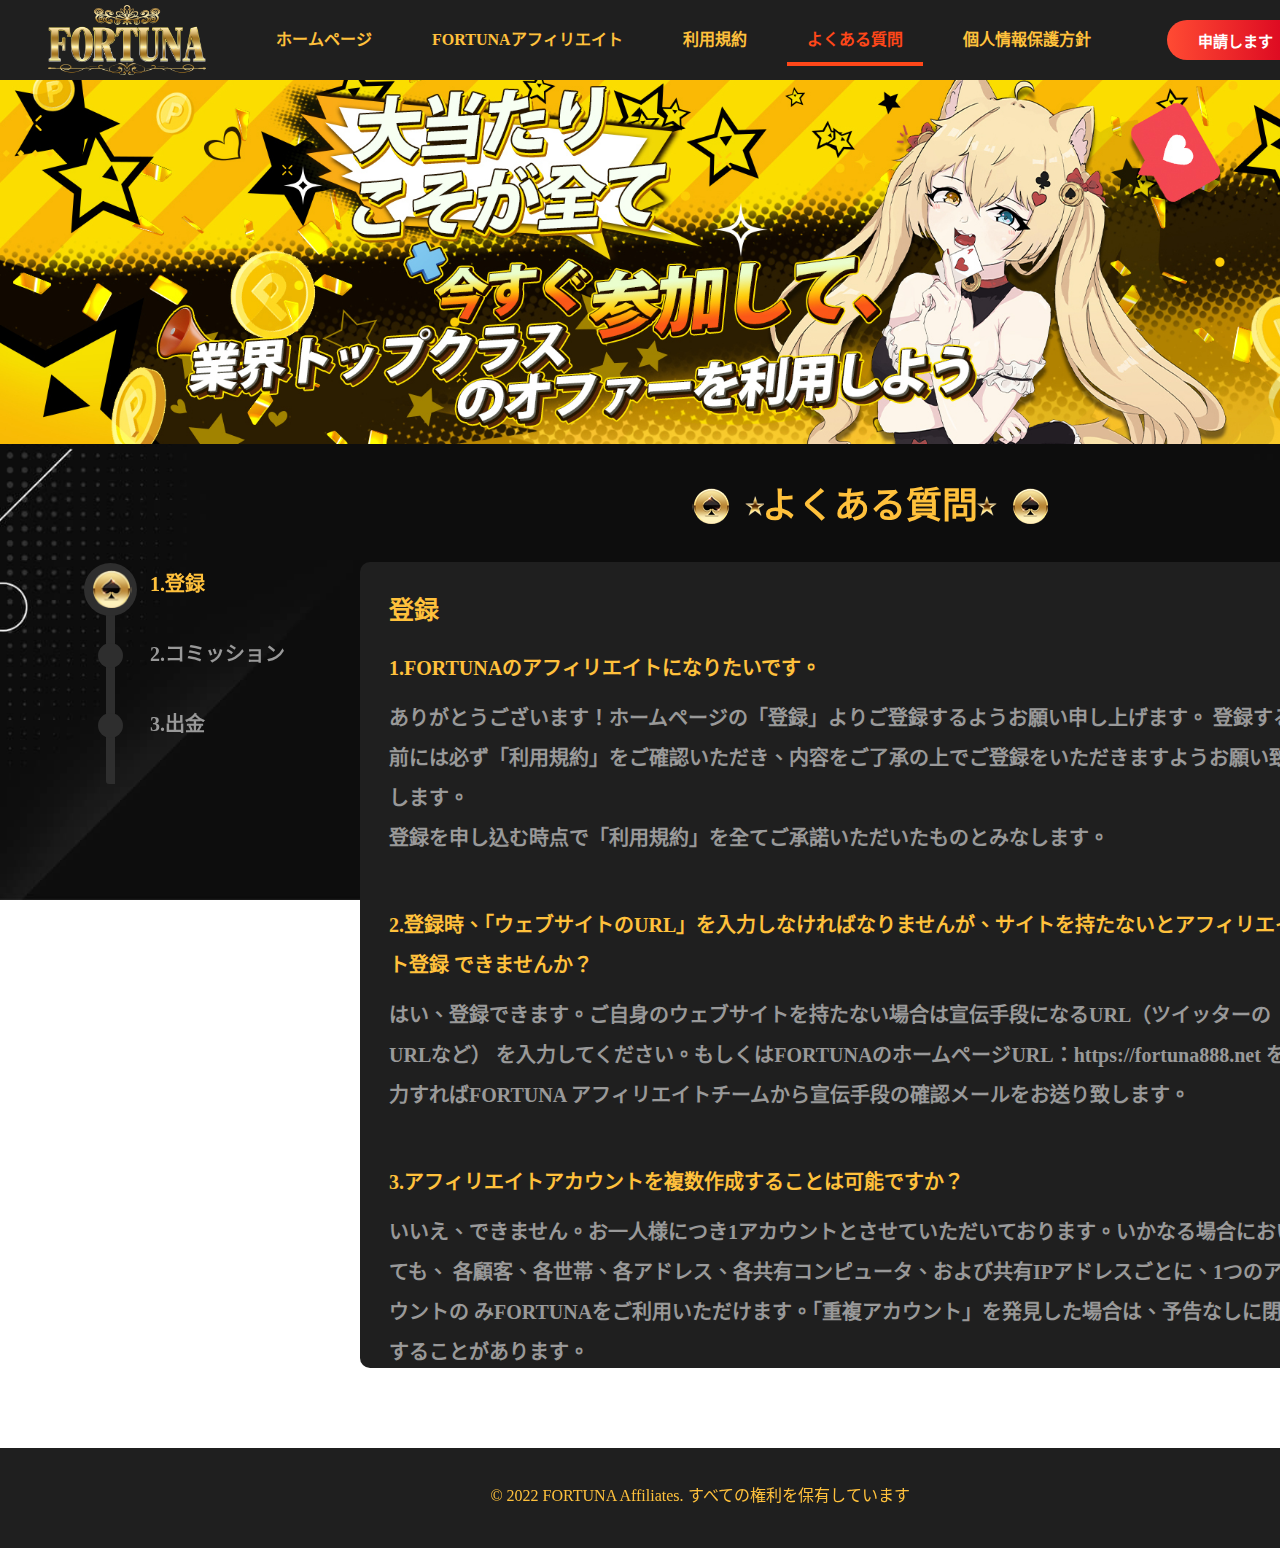
<file: html/agQA.html>
<!DOCTYPE html>
<html lang="zh-TW">
<head>
    <meta charset="UTF-8">
    <meta name="viewport" content="width=device-width, initial-scale=0.25">
    <title>Document</title>
    <link rel="stylesheet" href="../css/style.css">
    <link rel="stylesheet" href="../js/slick-1.8.1/slick/slick.css">
    <link rel="stylesheet" href="../js/slick-1.8.1/slick/slick-theme.css">
    <script src="https://code.jquery.com/jquery-3.6.0.min.js"></script>
    <script src="https://code.jquery.com/jquery-2.2.0.min.js"></script>
    <script src="../js/javascript.js"></script>
    <link rel="shortcut icon" href="../images/NJLOGO_64x64.ico" type="image/x-icon">
</head>
<body>
    <header>
        <!--上部-->
        <div class="top">
            <!--logo-->
            <img class="logo" src="../images/icon/logo.png" onclick="window.location.href='../index.html'">
            <ul class="agentNav">
                <li>ホームページ</li>
                <li onclick="window.location.href='../index.html'">FORTUNAアフィリエイト</li>
                <li onclick="window.location.href='./agRule.html'">利用規約</li>
                <li class="active">よくある質問</li>
                <li onclick="window.location.href='./agPersonal.html'">個人情報保護方針</li>
            </ul>
             <!--右_未登入-->
             <ul class="user login display">
                <!--未登入選單-->
                <li>
                    <form class="loginForm">
                        <button class="agentSignup" type="button">申請します</button>
                    </form>
                </li>
                <!--語言列-->
                <li class="lang">
                    <select>
                        <option>繁體中文</option>
                        <option>简体中文</option>
                        <option>ENGLISH</option>
                        <option selected>日本語</option>
                    </select>
                </li>
            </ul>
        </div>
    </header>
    <main>
        <div class="agOther">
            <div class="topBanner">
                <div class="eventBanner"></div>
            </div>
            <!--內容-->
            <div class="center">
                <div class="agQA">
                    <div class="leftArea">
                        <ul>
                            <li class="active signin">1.登録</li>
                            <li class="committee">2.コミッション</li>
                            <li class="whithdraw">3.出金</li>
                        </ul>
                    </div>
                    <div class="rightArea">
                        <p class="title">よくある質問</p>
                        <div class="outter qaOutter">
                            <div class="contentBlock">
                                <p class="tiTle signin">登録</p>
                                <div class="minBox">
                                    <p class="subTitle">1.FORTUNAのアフィリエイトになりたいです。</p>
                                    <p class="info">ありがとうございます！ホームページの「登録」よりご登録するようお願い申し上げます。
                                        登録する前には必ず「利用規約」をご確認いただき、内容をご了承の上でご登録をいただきますようお願い致します。<br>
                                        登録を申し込む時点で「利用規約」を全てご承諾いただいたものとみなします。</p>
                                </div>
                                <div class="minBox">
                                    <p class="subTitle">2.登録時、「ウェブサイトのURL」を入力しなければなりませんが、サイトを持たないとアフィリエイト登録
                                        できませんか？</p>
                                    <p class="info">はい、登録できます。ご自身のウェブサイトを持たない場合は宣伝手段になるURL（ツイッターのURLなど）
                                        を入力してください。もしくはFORTUNAのホームページURL：https://fortuna888.net を入力すればFORTUNA
                                        アフィリエイトチームから宣伝手段の確認メールをお送り致します。</p>
                                </div>
                                <div class="minBox">
                                    <p class="subTitle">3.アフィリエイトアカウントを複数作成することは可能ですか？</p>
                                    <p class="info">いいえ、できません。お一人様につき1アカウントとさせていただいております。いかなる場合においても、
                                        各顧客、各世帯、各アドレス、各共有コンピュータ、および共有IPアドレスごとに、1つのアカウントの
                                        みFORTUNAをご利用いただけます。「重複アカウント」を発見した場合は、予告なしに閉鎖することがあります。</p>
                                </div>
                                <i class="line"></i>
                            </div>
                            <div class="contentBlock">
                                <p class="tiTle committee">コミッション</p>
                                <div class="minBox">
                                    <p class="subTitle">1.コミッションの支払いはいつですか？</p>
                                    <p class="info">コミッションは毎月10日の18：00前に配布致します。
                                        システム調整のため配布が遅れる場合もあることをご了承ください。その際には延期お知らせをお送り致
                                        します。
                                        万が一延期お知らせが届いておりませんが、11日の朝になってもコミッションが配布されていない場合、
                                        お手数ですがアフィリエイトシステムのメッセージまでお気軽にご連絡ください。</p>
                                </div>
                                <div class="minBox">
                                    <p class="subTitle">2.コミッションの発生原理がわかりません。レベニューシェアはなんですか？</p>
                                    <p class="info">コミッションの計算公式は以下の通り：
                                        （勝負値（ベット額 - ペイアウト）- ボーナス費用 - プラットフォーム費用 - ジャックポット - 手数料 ）× 
                                        コミッション％
                                        レベニューシェアというのは会社の利益をアフィリエイトに分けるシステムでございます。</p>
                                </div>
                                <i class="line"></i>
                            </div>
                            <div class="contentBlock">
                                <p class="tiTle whithdraw">出金</p>
                                <div class="minBox">
                                    <p class="subTitle">1.出金時、プレイヤーアカウントは必要ですか？</p>
                                    <p class="info">いいえ、必要がございません。<br>
                                        【コミッション出金までの流れ】<br>
                                        振込口座を提供⇨報酬支払います。</p>
                                </div>
                                <div class="minBox">
                                    <p class="subTitle">2.出金するにはKYCが必要ですか？</p>
                                    <p class="info">いいえ、必要がございません。</p>
                                </div>
                            </div> 
                        </div>
                    </div>
                </div>
            </div>
        </div>
    </main>
    <footer class="agOther">
            <div class="bottom">
                <p class="copyright">© 2022 FORTUNA Affiliates. すべての権利を保有しています</p>
            </div>
    </footer>
    <div class="filter">
         <!--退傭代理註冊申請彈窗-->
         <div class="jumpWindow agRegist">
            <div class="title">
                <p>申請します</p>
                <i class="close_ic close"></i>
            </div>
            <div class="content">
                <form>
                    <div class="block">
                        <label>
                            <div class="inputBox">
                                <p class="inputName"><span>※</span>アカウントID</p>
                                <input type="text">
                                <p class="remindText">*数字と英文字のみ、記号不可<br>*4文字以上である必要が御座います<br>*4文字以上である必要が御座います</p>
                            </div>
                        </label>
                        <label>
                            <div class="inputBox adj">
                                <p class="inputName"><span>※</span>パスワード</p>
                                <input type="text">
                            </div>
                        </label>
                        <label>
                            <div class="inputBox adj">
                                <p class="inputName"><span>※</span>お名前</p>
                                <input type="text">
                                <p class="remindText">*ローマ字フルネーム</p>
                            </div>
                        </label>
                        <label>
                            <div class="inputBox last">
                                <p class="inputName"><span>※</span>メール</p>
                                <input type="text">
                            </div> 
                        </label>
                    </div>
                    <div class="block">
                        <label>
                            <div class="inputBox">
                                <p class="inputName"><span>※</span>宣伝サイトURL</p>
                                <input type="text">
                            <p class="remindText">*宣伝を行うサイトURLもしくはその他の宣伝方法<br>*宣伝URLが無い場合は、紹介方法をご入力ください<br>*プレイヤーアカウントはFORTUNAで登録したアカウントとなります</p>
                            </div>
                        </label>
                        <label>
                            <div class="inputBox adj">
                                <p class="inputName"><span>※</span>LINE</p>
                                <input type="text">
                            </div>
                        </label>
                            <label>
                                <div class="inputBox last">
                                    <p class="inputName adj"><span>※</span>報酬お支払い方法</p>
                                    <ul>
                                        <li><input type="checkbox"><p class="checkboxName">USDT</p></li>
                                        <li><input type="checkbox"><p class="checkboxName">銀行匯款</p></li>
                                        <li><input type="checkbox"><p class="checkboxName">平台遊戲點數</p></li>
                                    </ul>
                                </div>
                            </label>
                        <div class="btnBox">
                            <input type="checkbox">
                            <p class="agree openAGterms">利用規約に同意します</p>
                        </div>
                        <buttton class="apply applycheck">申請します</buttton>
                    </div>
                </form> 
            </div>
        </div>
          <!--退傭代理註冊申請已送出彈窗-->
          <div class="jumpWindow agApply">
            <div class="title">
                <p>確認のお礼</p>
                <i class="close_ic close"></i>
            </div>
            <div class="content">
               <p>お申し込みは現在、アフィリエイトチームによって審査中です。</p>
            </div>
        </div>
         <!--相關條款彈窗-->
         <div class="jumpWindow agTerms">
            <div class="title">
                <p>利用規約とプライバシーポリシー</p>
                <i class="close_ic back"></i>
            </div>
            <div class="content">
                <div class="contentBlock">
                    <p class="smallTitle introduce">1.はじめに</p>
                    <p class="info"><span class="chapter">1.1</span>本利用規約に同意する前に、すべての項目を必ずお読みください。本規約に同意することにより、本規約は、パートナーまたはパートナーが代表する組織を拘束するものとなります。</p>
                </div>
                <div class="contentBlock">
                    <p class="smallTitle explain">2.定義と解釈</p>
                    <p class="info"><span class="keyword">「当サイト」</span>とは、fortuna888.netのことを指します。</p>
                    <p class="info"><span class="keyword">「FORTUNA」</span>とは、fortuna888.netのことを指します。</p>
                    <p class="info"><span class="keyword">「当社」</span>とは、当サイトの運営会社Astrobet N.V., Ltd.のことを指します。</p>
                    <p class="info"><span class="keyword">「アフィリエイトプログラム」</span>とは、当サイトおよびパートナー間のパートナーシップを指します。パートナーはFORTUNAのウェブサイトを宣伝し、当サイトのウェブサイトへ新規プレイヤーを継続的に生み出すものとします。</p>
                    <p class="info"><span class="keyword">「パートナー」</span>とは、当サイトのアフィリエイトプログラムに登録参加する人物を指します。</p>
                    <p class="info"><span class="keyword">「パートナーウェブサイト」</span>とは、パートナーが維持・運営し、当サイトのアフィリエイトリンクおよびコ
                        ードを案内するプラットフォーム（ウェブサイト／アプリケーション／ウィジェット等）を指します。</p>
                    <p class="info"><span class="keyword">「アフィリエイトリンク」</span>とは、パートナーウェブサイトからFORTUNAへのインターネットハイパーリンクを
                        指します。</p>
                    <p class="info"><span class="keyword">「アフィリエイトコード」</span>とは、パートナー毎に設定されるコードで、本コードを登録の際に入力をした場合
                        でもパートナーの子会員と設定されるコードを指します。</p>
                    <p class="info"><span class="keyword">「プレイヤー」</span>とは、当サイトでプレイアカウントを作成し、ベットしている人物のことを指します。</p>
                    <p class="info"><span class="keyword">「プレイアカウント」</span>とは、当サイトでプレイをするために作成されたアカウントを指します。</p>
                    <p class="info"><span class="keyword">「アフィリエイトアカウント」</span>とは、パートナーが当サイトのアフィリエイトプログラムに登録をした際に
                        発行されるアカウントを指します。</p>
                    <p class="info"><span class="keyword">「子会員」</span>とは、パートナーのリンクから当サイトへ登録をしたプレイヤーを指します。</p>
                    <p class="info"><span class="keyword">「アクティブ子会員」</span>とは、入金をしてベットをしたプレイヤーを指します。</p>
                    <p class="info"><span class="keyword">「コミッション」</span>とは、本規約で設定されたパートナーへの支払いを指します。 </p>
                </div>
                <div class="contentBlock">
                    <p class="smallTitle partner">3.パートナー適用条件</p>
                    <p class="info"><span class="chapter">3.1.</span>パートナーは以下を表明し保証します。</p>
                    <div class="chapterBox">
                        <p class="infoChapter"><span class="chapter">3.1.1.</span>パートナー期間中は、パートナー契約を締結する権利と権限を有し、そのすべての義務を履行する。</p>
                        <p class="infoChapter"><span class="chapter">3.1.2.</span>パートナー契約に基づく義務を履行するために必要な登録、許可、同意およびライセンスをすべて取得し、有効に維持するものとする。</p>
                        <p class="infoChapter"><span class="chapter">3.1.3.</span>パートナー契約の条項を完全に理解し、同意する。</p>
                    </div>
                    <p class="info"><span class="chapter">3.2.</span>当サイトは提出されたパートナー情報を審査し、アフィリエイト申請を認証するか否かを電子メールでパートナーに通知します。当社は、絶対的な裁量で登録を拒否する権利を保持します。</p>
                </div>
                <div class="contentBlock">
                    <p class="smallTitle right">4.当社の権利と義務</p>
                    <p class="info"><span class="chapter">4.1.</span>当社は、コミッションの総額を記録し、パートナーへの合計コミッションと統計データをアフィリエイトアカウントから確認できるようにします。</p>
                    <p class="info"><span class="chapter">4.2.</span>当社は本規約に準じ、パートナーに対しコミッションを支払うものとします。</p>
                    <p class="info"><span class="chapter">4.3.</span>当社は、当社が適切と考える時点において、本アフィリエイトプログラムを終了、変更または閉鎖する権利、および本規約の規定を変更する独自の決定権を持ちます。資料の変更に関しては電子メールによる通<br>
                        知をパートナーに送ります。</p>
                    <p class="info"><span class="chapter">4.4.</span>当社は、当社の完全および絶対の裁量権で、新規パートナーを受け入れるか否かを判断する権利を持つものとします。</p>
                    <p class="info"><span class="chapter">4.5.</span>下記に該当する場合、当社が最終権利を所有、およびパートナーのアカウントを閉鎖する権利を持ちます:</p>
                        <div class="chapterBox">
                            <p class="infoChapter"><span class="chapter"> 4.5.1.</span>当社の単独の見解において、国内および国際規則を遵守するため。</p>
                            <p class="infoChapter"><span class="chapter"> 4.5.2.</span>当社の方針に従うため。</p>
                            <p class="infoChapter"><span class="chapter"> 4.5.3.</span>当社、プレイヤー、子会員又はその他第三者機関の利益を守るため。</p>
                        </div>
                        <p class="info"><span class="chapter">4.6.</span>当社は、以下のパートナーの個人情報を、高レベルなセキュリティ、アンチマネーロンダリングの法的条件への適合、当取引関係の管理の目的で使用され、プライバシーポリシーに応じて使用及び処理するものとします:</p>
                        <div class="chapterBox">
                            <p class="infoChapter"><span class="chapter"> 4.6.1.</span>アフィリエイトアカウントID</p>
                            <p class="infoChapter"><span class="chapter"> 4.6.2.</span>名前</p>
                            <p class="infoChapter"><span class="chapter"> 4.6.3.</span>メールアドレス</p>
                            <p class="infoChapter"><span class="chapter"> 4.6.4.</span>宣伝サイトURL</p>
                            <p class="infoChapter"><span class="chapter"> 4.6.5.</span>口座情報</p>
                        </div>
                </div>
                <div class="contentBlock">
                    <p class="smallTitle partneright">5.パートナーの権利と義務</p>
                    <p class="info"><span class="chapter">5.1.</span>パートナーは以下を保証し、承諾するものとします。</p>
                    <div class="chapterBox">
                        <p class="infoChapter"><span class="chapter">5.1.1.</span>当サイトおよびパートナーの利益を可能な限り最大限にすべく、自費による当サイトのマーケティング および宣伝を行う:</p>
                        <p class="infoChapter"><span class="chapter">5.1.2.</span>アフィリエイトプログラムの範囲内で提供されるアフィリエイトリンク、アフィリエイトコード、プロモーション、マーケティングツールを使用する。</p>
                        <p class="infoChapter"><span class="chapter">5.1.3.</span>パートナーのマーケティング活動は、適切かつプロフェッショナルとして本規約の規定に準じなくてはならない。</p>
                        <p class="infoChapter"><span class="chapter">5.1.4.</span>常に関連する立法および適用される法律に準拠すること。これにはデータ保護およびプライバシーに関して適用される法律を含むがこれに限定されない。</p>
                        <p class="infoChapter"><span class="chapter">5.1.5.</span>パートナーウェブサイトのメンテナンスおよび開発に責任を持つこと。当サイトの情報が更新されたら、パートナーウェブサイトも随時更新をすること。</p>
                        <p class="infoChapter"><span class="chapter">5.1.6.</span>パートナーウェブサイトに、当サイトのプレイヤーまたはプレイヤーに限定されずパートナーウェブサイトを閲覧できる人物が誤解を招く内容を記載した場合、その際に発生した負債や当サイトが不利益になる状況が発生した場合の責任はパートナーが負うものとする。</p>
                        <p class="infoChapter"><span class="chapter">5.1.7.</span>当サイトに有利に反映されるような方法でビジネスを遂行する。</p>
                        <p class="infoChapter"><span class="chapter">5.1.8.</span>差別的、みだらな内容、違法、性的描写、ポルノ、または暴力的な内容を含むようなマーケティン活動（パートナーウェブサイトを含む）を行わない。</p>
                        <p class="infoChapter"><span class="chapter">5.1.9.</span>ギャンブルの法的年齢未満を対象としない。ギャンブルおよびギャンブルのプロモーションが違法である管轄区域を対象としない。</p>
                        <p class="infoChapter"><span class="chapter">5.1.10.</span>当サイトに掲載されているマーケティングツールを除き、当社から承諾がない限り、当社または当サイトの保有者/運営者のその他表現、商標、知的財産権を使用しない。</p>
                    </div>
                    <p class="info"><span class="chapter">5.2.</span>パートナーは、当社より提供されたログイン情報の機密を保持し、安全で常に保護するものとします。また、パートナー側の不具合により、ログイン情報の適切な保護がなされなかった事に起因する不正のログイン情報の使用は、パートナーが単独で責任を負うものとする。</p>
                    <p class="info"><span class="chapter">5.3.</span>パートナーは、アフィリエイトアカウントのユーザーIDとパスワードにおけるすべての活動と行為に対して、単独で責任を負うものとします。パートナーは、その認証の違法および不正使用の疑いがある場合は、即座に当社に連絡をするものとします。</p>
                    <p class="info"><span class="chapter">5.4.</span>不正な方法によってまたは本規約を違反する不正手段によって、子会員の登録、紹介、ベットが行われている場合、当社はアフィリエイトアカウントを凍結する権利およびアフィリエイトアカウントからコミッションを差し引く権利を持ちます。</p>
                </div>
                <div class="contentBlock">
                    <p class="smallTitle committee">6.コミッション </p>
                    <p class="info"><span class="chapter">6.1.</span>当社は本規約に基づき、パートナーにコミッションを支払うものとします。</p>
                    <p class="info"><span class="chapter">6.2.</span>コミッションの計算公式は以下の通りです:（勝負値（ベット額-ペイアウト）- ボーナス費用 - プラットフォーム費用 - ジャックポット - 手数料 ）× コミッション％</p>
                    <p class="info"><span class="keyword">*ペイアウト：子会員様が勝った金額</span></p>
                    <p class="info"><span class="chapter">6.3.</span>パートナーに支払うべきと当サイトが認めるコミッションは、毎月5日に計算され、その支払いは毎月10日18：00前にアフィリエイトアカウントへ配布されます。臨時システム調整が実施された場合は、コミッションの配布が遅れる場合があります。コミッションは日本円で支払われます。</p>
                    <p class="info"><span class="chapter">6.4.</span>当社はネガティブキャリーオーバー制度を採用しています。コミッションは、アフィリエイトアカウントがプラス残高の場合のみ行われます。当月のコミッションがマイナスの場合、マイナス残高は翌月に持ち越されます。翌月の収入がプラス残高で、前月から持ち越されたマイナス残高が相殺された場合に支払いが行われます。</p>
                    <p class="info"><span class="chapter">6.5.</span>連続した3ヶ月以内にアクティブ子会員が1名もいなかった場合、活動していないと判断し、システムワレットに入ったコミッションは全て0に戻ります。</p>    
                    <p class="info"><span class="chapter">6.6.</span>連続した6ヶ月以内にアクティブ子会員を獲得できない場合は、アカウントは凍結され、システムワレットに入ったコミッションは全て0に戻ります。</p>    
                    <p class="info"><span class="chapter">6.7.</span>下記に該当するものはコミッションから差し引かれます:</p> 
                    <p class="info"><span class="keyword">下記に限らず「相互メリット」の原則より、万が一不正な行為により一方が平等でない利益を獲得した場合、当サイトが全ての最終決定権を有しております</span></p>   
                    <div class="chapterBox">
                        <p class="infoChapter"><span class="chapter"> 6.7.1.</span>体験ボーナスから発生したリベート</p>
                        <p class="infoChapter"><span class="chapter"> 6.7.2.</span>ボーナス費用</p>
                        <p class="infoChapter"><span class="chapter"> 6.7.3.</span>ゲームプラットフォーム費用</p>
                        <p class="infoChapter"><span class="chapter"> 6.7.4.</span>ジャックポット費用</p>
                        <p class="infoChapter"><span class="chapter"> 6.7.5.</span>サービス手数料</p>
                    </div>
                    <p class="info"><span class="chapter">6.8.</span>パートナーは、不正または誤った取引に基づいて受け取ったコミッションは全額返金しなければなりません。</p>
                    <p class="info"><span class="chapter">6.9.</span>コミッションに関わるあらゆる権利に関しては当サイトが全ての最終決定権を有しております。しなければなりません。</p>
                </div>
                <div class="contentBlock">
                    <p class="smallTitle notice">7.禁止事項</p>
                    <p class="info"><span class="chapter">7.1.</span>下記禁止事項を発見した場合、該当月のコミッションは全て当社が没収し、アフィリエイトアカウントの凍結をいたします:</p>
                    <div class="chapterBox">
                        <p class="infoChapter"><span class="chapter"> 7.1.1.</span>パートナーと子会員が同じIPおよび名前であること。</p>
                        <p class="infoChapter"><span class="chapter"> 7.1.2.</span>パートナーが自分のアフィリエイトアカウントにプレイアカウントを登録すること（セルフアフィリエイト）。</p>
                        <p class="infoChapter"><span class="chapter"> 7.1.3.</span>パートナーが、既存プレイヤーに、パートナー自身のアフィリエイトリンクおよびコードから、再度プレイアカウントを登録させること。</p>
                        <p class="infoChapter"><span class="chapter"> 7.1.4.</span>パートナーが他のパートナーの子会員になること。</p>
                        <p class="infoChapter"><span class="chapter"> 7.1.5.</span>パートナー同士が協力をしてコミッションを稼ぐこと。</p>
                        <p class="infoChapter"><span class="chapter"> 7.1.6.</span>パートナーと子会員またはプレイヤーが協力をしてコミッションを稼ぐこと。</p>
                    </div>
                    <p class="info"><span class="chapter">7.2.</span>自身のアフィリエイトアカウントを利用して、本人または、友人、従業員または他の第三者がプレイヤーとして登録し、個人的使用およびその使用のためにプレイヤーアカウントに直接または間接的に入金を行って、コミッションを増やす行為や、その他当社および当サイトを欺く行為はすべて詐欺とみなされます。</p>
                    <p class="info"><span class="chapter">7.3.</span>アフィリエイトアカウントでログイン後、バックオフィスで確認できる情報が、ご友人、プレイヤー、従業員、第三者へ意図的、偶発的に関わらず漏らすことは禁止です。情報が漏れた場合に出た損失、傷害、損害はパートナーが負うものとします。</p>
                </div>
                <div class="contentBlock ">
                    <p class="smallTitle classified">8.機密情報</p>
                    <p class="info"><span class="chapter">8.1.</span>当社は、以下に関して一切の責任を負いません:</p>
                    <div class="chapterBox">
                        <p class="infoChapter"><span class="chapter"> 8.1.1.</span>経済的損失。（利益、収益、事業、契約を含むがこれに限定されない）</p>
                        <p class="infoChapter"><span class="chapter"> 8.1.2.</span>パートナーまたはパートナーウェブサイトの評判、営業権の損失。</p>
                        <p class="infoChapter"><span class="chapter"> 8.1.3.</span>意図的、偶発的、間接的、必然的な損失。</p>
                    </div>
                </div>
                <div class="contentBlock">
                    <p class="smallTitle duty">9.負債および責任制限</p>
                    <p class="info"><span class="chapter">9.1.</span>すべての情報は機密扱いとされ、当社の事前の明示的かつ書面による同意なしに、直接的にも間接的にも、個人的または商業目的その他の目的でも使用されることは許されません。</p>
                    <p class="info"><span class="chapter">9.2.</span>パートナーは、本規約に基づく義務の履行以外の目的で機密情報を使用してはいけません。</p>
                    <p class="info"><span class="chapter">9.3.</span>条項9は、パートナー契約終了後も存続するものとします。</p>
                </div>
                <div class="contentBlock">
                    <p class="smallTitle terminate">10.解約または契約の終了 </p>
                    <p class="info"><span class="chapter">10.1.</span>本契約は、当社またはパートナーのいずれかが、電子メールにて告知を送ることにより終了させることができます。当サイトがカジノゲームサービスをプレイヤーに提供することを妨げられた場合は、本契約は自動的に終了します。</p>
                    <p class="info"><span class="chapter">10.2.</span>いずれかの当事者に、本利用規約に対する重大な規約違反が認められた場合、他方当事者はパートナー契約を即時に終了させる権利を持ちます。</p>
                    <p class="info"><span class="chapter">10.3.</span>当社は、パートナーが下記を例とする積極的な宣伝を行わない場合に、電子メールでの通知によって本利用規約を終了およびアフィリエイトアカウントを凍結する権利を保持します。その際に所持しているコミッションは全て当社が没収いたします。</p>
                    <div class="chapterBox">
                        <p class="infoChapter"><span class="chapter"> 10.3.1.</span>一定期間合理的な数のプレイヤーを当サイトに紹介しない場合。</p>
                        <p class="infoChapter"><span class="chapter"> 10.3.2.</span>連続した6ヶ月以内にアクティブ子会員を獲得できない場合。</p>
                        <p class="infoChapter"><span class="chapter"> 10.3.3.</span>パートナーが当サイトを積極的に宣伝していないとみなす合理的な理由がある場合。</p>
                    </div>
                    <p class="info"><span class="chapter">10.4.</span>本契約の解約に際し、パートナーは全ての機密情報と宣伝ツールを当社に対して返還する義務を持ちます。契約終了後、先に述べた情報を使用または未返還であることが発覚した場合、その際に得た収益は当社へ返還、損害や損失は全てパートナーが負うものとします。</p>
                    <p class="info"><span class="chapter">10.5.</span>パートナーは、本契約の解約後も、解約前に発生した本規約の違反から生じるいかなる責任に関してもその履行を免れることは出来ません。</p>
                </div>
                <div class="contentBlock">
                    <p class="smallTitle agreetment">11.本規約および本契約の改正</p>
                    <p class="info"><span class="chapter">11.1.</span>当社は、本規約のいかなる規定も、パートナーに事前通知することなく、いつでも条項のいずれかを修正、変更、削除または追加する権利を保持します。変更後、パートナーへは電子メールアドレスで通知されます。当社が修正または変更を公開した後、アフィリエイトプログラムに継続して参加することは、パートナーは新しい利用規約を承諾したものとみなされます。</p>
                </div>
            </div>
            <div class="btnBox">
                <button class="closeTerms">同意する</button>
            </div>
        </div>
    </div>
    <div class="bg"></div>
</body>
</html>
</file>
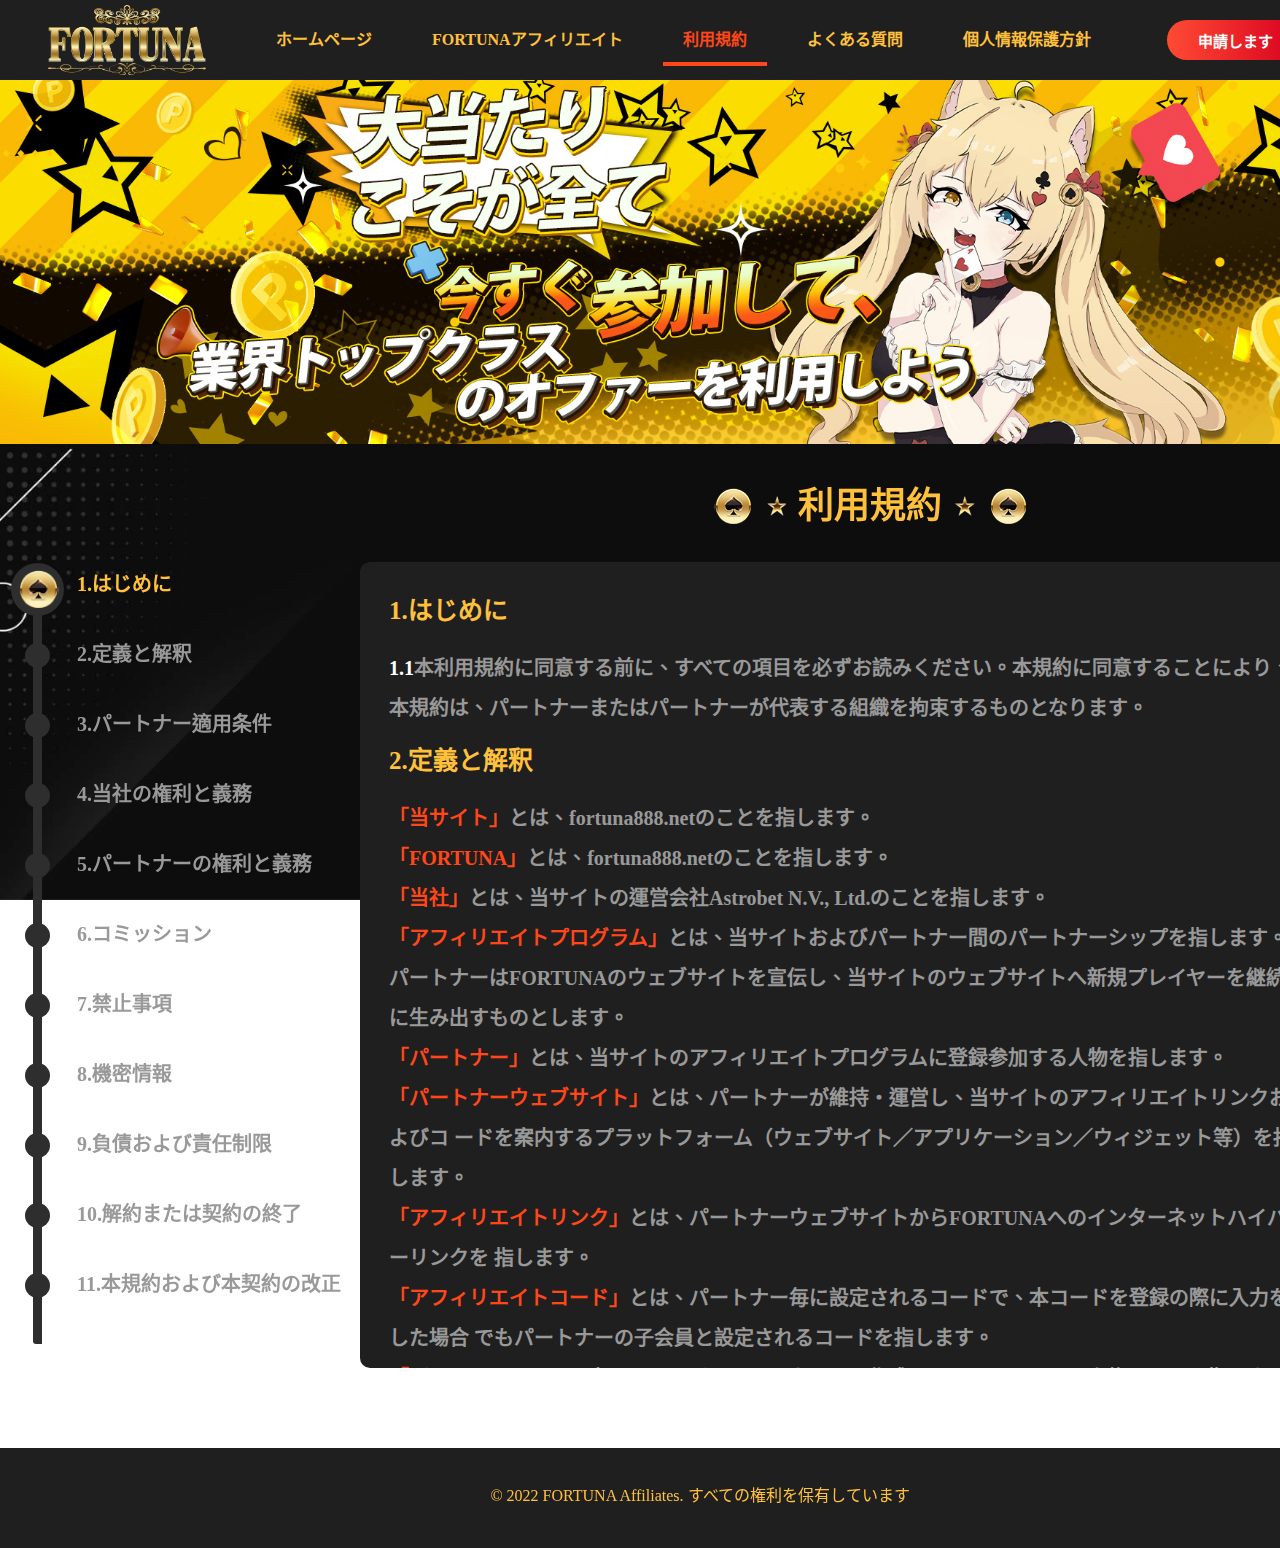
<file: html/agRule.html>
<!DOCTYPE html>
<html lang="zh-TW">
<head>
    <meta charset="UTF-8">
    <meta name="viewport" content="width=device-width, initial-scale=0.25">
    <title>Document</title>
    <link rel="stylesheet" href="../css/style.css">
    <link rel="stylesheet" href="../js/slick-1.8.1/slick/slick.css">
    <link rel="stylesheet" href="../js/slick-1.8.1/slick/slick-theme.css">
    <script src="https://code.jquery.com/jquery-3.6.0.min.js"></script>
    <script src="https://code.jquery.com/jquery-2.2.0.min.js"></script>
    <script src="../js/javascript.js"></script>
    <link rel="shortcut icon" href="../images/NJLOGO_64x64.ico" type="image/x-icon">
</head>
<body>
    <header>
        <!--上部-->
        <div class="top">
            <!--logo-->
            <img class="logo" src="../images/icon/logo.png" onclick="window.location.href='../index.html'">
            <ul class="agentNav">
                <li>ホームページ</li>
                <li onclick="window.location.href='../index.html'">FORTUNAアフィリエイト</li>
                <li class="active">利用規約</li>
                <li onclick="window.location.href='./agQA.html'">よくある質問</li>
                <li onclick="window.location.href='./agPersonal.html'">個人情報保護方針</li>
            </ul>
             <!--右_未登入-->
             <ul class="user login display">
                <!--未登入選單-->
                <li>
                    <form class="loginForm">
                        <button class="agentSignup" type="button">申請します</button>
                    </form>
                </li>
                <!--語言列-->
                <li class="lang">
                    <select>
                        <option>繁體中文</option>
                        <option>简体中文</option>
                        <option>ENGLISH</option>
                        <option selected>日本語</option>
                    </select>
                </li>
            </ul>
        </div>
    </header>
    <main>
        <div class="agOther">
            <div class="topBanner">
                <div class="eventBanner"></div>
            </div>
            <!--內容-->
            <div class="center">
                <div class="agRule">
                    <div class="leftArea">
                        <ul>
                            <li class="active introduce">1.はじめに</li>
                            <li class="explain">2.定義と解釈</li>
                            <li class="partner">3.パートナー適用条件</li>
                            <li class="right">4.当社の権利と義務</li>
                            <li class="partneright">5.パートナーの権利と義務</li>
                            <li class="committee">6.コミッション</li>
                            <li class="notice">7.禁止事項</li>
                            <li class="classified">8.機密情報</li>
                            <li class="duty">9.負債および責任制限</li>
                            <li class="terminate">10.解約または契約の終了</li>
                            <li class="agreetment">11.本規約および本契約の改正</li>
                        </ul>
                    </div>
                    <div class="rightArea">
                        <p class="title">利用規約</p>
                        <div class="outter ruleOutter">
                            <div class="contentBlock">
                                <p class="subTitle introduce">1.はじめに</p>
                                <p class="info"><span class="chapter">1.1</span>本利用規約に同意する前に、すべての項目を必ずお読みください。本規約に同意することにより、本規約は、パートナーまたはパートナーが代表する組織を拘束するものとなります。</p>
                            </div>
                            <div class="contentBlock">
                                <p class="subTitle explain">2.定義と解釈</p>
                                <p class="info"><span class="keyword">「当サイト」</span>とは、fortuna888.netのことを指します。</p>
                                <p class="info"><span class="keyword">「FORTUNA」</span>とは、fortuna888.netのことを指します。</p>
                                <p class="info"><span class="keyword">「当社」</span>とは、当サイトの運営会社Astrobet N.V., Ltd.のことを指します。</p>
                                <p class="info"><span class="keyword">「アフィリエイトプログラム」</span>とは、当サイトおよびパートナー間のパートナーシップを指します。パートナーはFORTUNAのウェブサイトを宣伝し、当サイトのウェブサイトへ新規プレイヤーを継続的に生み出すものとします。</p>
                                <p class="info"><span class="keyword">「パートナー」</span>とは、当サイトのアフィリエイトプログラムに登録参加する人物を指します。</p>
                                <p class="info"><span class="keyword">「パートナーウェブサイト」</span>とは、パートナーが維持・運営し、当サイトのアフィリエイトリンクおよびコ
                                    ードを案内するプラットフォーム（ウェブサイト／アプリケーション／ウィジェット等）を指します。</p>
                                <p class="info"><span class="keyword">「アフィリエイトリンク」</span>とは、パートナーウェブサイトからFORTUNAへのインターネットハイパーリンクを
                                    指します。</p>
                                <p class="info"><span class="keyword">「アフィリエイトコード」</span>とは、パートナー毎に設定されるコードで、本コードを登録の際に入力をした場合
                                    でもパートナーの子会員と設定されるコードを指します。</p>
                                <p class="info"><span class="keyword">「プレイヤー」</span>とは、当サイトでプレイアカウントを作成し、ベットしている人物のことを指します。</p>
                                <p class="info"><span class="keyword">「プレイアカウント」</span>とは、当サイトでプレイをするために作成されたアカウントを指します。</p>
                                <p class="info"><span class="keyword">「アフィリエイトアカウント」</span>とは、パートナーが当サイトのアフィリエイトプログラムに登録をした際に
                                    発行されるアカウントを指します。</p>
                                <p class="info"><span class="keyword">「子会員」</span>とは、パートナーのリンクから当サイトへ登録をしたプレイヤーを指します。</p>
                                <p class="info"><span class="keyword">「アクティブ子会員」</span>とは、入金をしてベットをしたプレイヤーを指します。</p>
                                <p class="info"><span class="keyword">「コミッション」</span>とは、本規約で設定されたパートナーへの支払いを指します。 </p>
                            </div>
                            <div class="contentBlock">
                                <p class="subTitle partner">3.パートナー適用条件</p>
                                <p class="info"><span class="chapter">3.1.</span>パートナーは以下を表明し保証します。</p>
                                <div class="chapterBox">
                                    <p class="infoChapter"><span class="chapter">3.1.1.</span>パートナー期間中は、パートナー契約を締結する権利と権限を有し、そのすべての義務を履行する。</p>
                                    <p class="infoChapter"><span class="chapter">3.1.2.</span>パートナー契約に基づく義務を履行するために必要な登録、許可、同意およびライセンスをすべて取
                                        得し、有効に維持するものとする。</p>
                                    <p class="infoChapter"><span class="chapter">3.1.3.</span>パートナー契約の条項を完全に理解し、同意する。</p>
                                </div>
                                <p class="info"><span class="chapter">3.2.</span>当サイトは提出されたパートナー情報を審査し、アフィリエイト申請を認証するか否かを電子
                                メールでパートナーに通知します。当社は、絶対的な裁量で登録を拒否する権利を保持します。</p>
                            </div>
                            <div class="contentBlock">
                                <p class="subTitle right">4.当社の権利と義務</p>
                                <p class="info"><span class="chapter">4.1.</span>当社は、コミッションの総額を記録し、パートナーへの合計コミッションと統計データをアフィリエイ
                                    トアカウントから確認できるようにします。</p>
                                <p class="info"><span class="chapter">4.2.</span>当社は本規約に準じ、パートナーに対しコミッションを支払うものとします。</p>
                                <p class="info"><span class="chapter">4.3.</span>当社は、当社が適切と考える時点において、本アフィリエイトプログラムを終了、変更または閉鎖する
                                    権利、および本規約の規定を変更する独自の決定権を持ちます。資料の変更に関しては電子メールによる通
                                    知をパートナーに送ります。</p>
                                <p class="info"><span class="chapter">4.4.</span>当社は、当社の完全および絶対の裁量権で、新規パートナーを受け入れるか否かを判断する権利を持つも
                                    のとします。</p>
                                <p class="info"><span class="chapter">4.5.</span>下記に該当する場合、当社が最終権利を所有、およびパートナーのアカウントを閉鎖する権利を持
                                    ちます:</p>
                                    <div class="chapterBox">
                                        <p class="infoChapter"><span class="chapter"> 4.5.1.</span>当社の単独の見解において、国内および国際規則を遵守するため。</p>
                                        <p class="infoChapter"><span class="chapter"> 4.5.2.</span>当社の方針に従うため。</p>
                                        <p class="infoChapter"><span class="chapter"> 4.5.3.</span>当社、プレイヤー、子会員又はその他第三者機関の利益を守るため。</p>
                                    </div>
                                    <p class="info"><span class="chapter">4.6.</span>当社は、以下のパートナーの個人情報を、高レベルなセキュリティ、アンチマネーロンダリングの
                                        法的条件への適合、当取引関係の管理の目的で使用され、プライバシーポリシーに応じて使用及び処理
                                        するものとします:</p>
                                    <div class="chapterBox">
                                        <p class="infoChapter"><span class="chapter"> 4.6.1.</span>アフィリエイトアカウントID</p>
                                        <p class="infoChapter"><span class="chapter"> 4.6.2.</span>名前</p>
                                        <p class="infoChapter"><span class="chapter"> 4.6.3.</span>メールアドレス</p>
                                        <p class="infoChapter"><span class="chapter"> 4.6.4.</span>宣伝サイトURL</p>
                                        <p class="infoChapter"><span class="chapter"> 4.6.5.</span>口座情報</p>
                                    </div>
                            </div>
                            <div class="contentBlock">
                                <p class="subTitle partneright">5.パートナーの権利と義務</p>
                                <p class="info"><span class="chapter">5.1.</span>パートナーは以下を保証し、承諾するものとします。</p>
                                <div class="chapterBox">
                                    <p class="infoChapter"><span class="chapter">5.1.1.</span>当サイトおよびパートナーの利益を可能な限り最大限にすべく、自費による当サイトの
                                        マーケティング および宣伝を行う:</p>
                                    <p class="infoChapter"><span class="chapter">5.1.2.</span>アフィリエイトプログラムの範囲内で提供されるアフィリエイトリンク、アフィリエイトコード、
                                        プロモーション、マーケティングツールを使用する。</p>
                                    <p class="infoChapter"><span class="chapter">5.1.3.</span>パートナーのマーケティング活動は、適切かつプロフェッショナルとして本規約の規定に準
                                        じなくてはならない。</p>
                                    <p class="infoChapter"><span class="chapter">5.1.4.</span>常に関連する立法および適用される法律に準拠すること。これにはデータ保護およびプライバシーに
                                        関して適用される法律を含むがこれに限定されない。</p>
                                    <p class="infoChapter"><span class="chapter">5.1.5.</span>パートナーウェブサイトのメンテナンスおよび開発に責任を持つこと。当サイトの情報が更新
                                        されたら、パートナーウェブサイトも随時更新をすること。</p>
                                    <p class="infoChapter"><span class="chapter">5.1.6.</span>パートナーウェブサイトに、当サイトのプレイヤーまたはプレイヤーに限定されずパートナーウェ
                                        ブサイトを閲覧できる人物が誤解を招く内容を記載した場合、その際に発生した負債や当サイトが不利益
                                        になる状況が発生した場合の責任はパートナーが負うものとする。</p>
                                    <p class="infoChapter"><span class="chapter">5.1.7.</span>当サイトに有利に反映されるような方法でビジネスを遂行する。</p>
                                    <p class="infoChapter"><span class="chapter">5.1.8.</span>差別的、みだらな内容、違法、性的描写、ポルノ、または暴力的な内容を含むようなマーケティング
                                        活動（パートナーウェブサイトを含む）を行わない。</p>
                                    <p class="infoChapter"><span class="chapter">5.1.9.</span>ギャンブルの法的年齢未満を対象としない。ギャンブルおよびギャンブルのプロモーションが違法
                                        である管轄区域を対象としない。</p>
                                    <p class="infoChapter"><span class="chapter">5.1.10.</span>当サイトに掲載されているマーケティングツールを除き、当社から承諾がない限り、当社または当
                                        サイトの保有者/運営者のその他表現、商標、知的財産権を使用しない。</p>
                                </div>
                                <p class="info"><span class="chapter">5.2.</span>パートナーは、当社より提供されたログイン情報の機密を保持し、安全で常に保護するものとします。
                                    また、パートナー側の不具合により、ログイン情報の適切な保護がなされなかった事に起因する不正の
                                    ログイン情報の使用は、パートナーが単独で責任を負うものとする。</p>
                                <p class="info"><span class="chapter">5.3.</span>パートナーは、アフィリエイトアカウントのユーザーIDとパスワードにおけるすべての活動と行為
                                    に対して、単独で責任を負うものとします。パートナーは、その認証の違法および不正使用の疑いがある
                                    場合は、即座に当社に連絡をするものとします。</p>
                                <p class="info"><span class="chapter">5.4.</span>不正な方法によってまたは本規約を違反する不正手段によって、子会員の登録、紹介、ベットが行
                                    われている場合、当社はアフィリエイトアカウントを凍結する権利およびアフィリエイトアカウント
                                    からコミッションを差し引く権利を持ちます。</p>
                            </div>
                            <div class="contentBlock">
                                <p class="subTitle committee">6.コミッション </p>
                                <p class="info"><span class="chapter">6.1.</span>当社は本規約に基づき、パートナーにコミッションを支払うものとします。</p>
                                <p class="info"><span class="chapter">6.2.</span>コミッションの計算公式は以下の通りです:
                                    （勝負値（ベット額-ペイアウト）- ボーナス費用 - プラットフォーム費用 - ジャックポット - 手数料 ）
                                    × コミッション％</p>
                                <p class="info"><span class="keyword">*ペイアウト：子会員様が勝った金額</span></p>
                                <p class="info"><span class="chapter">6.3.</span>パートナーに支払うべきと当サイトが認めるコミッションは、毎月5日に計算され、その支払いは毎月
                                    10日18：00前にアフィリエイトアカウントへ配布されます。臨時システム調整が実施された場合は、
                                    コミッションの配布が遅れる場合があります。コミッションは日本円で支払われます。</p>
                                <p class="info"><span class="chapter">6.4.</span>当社はネガティブキャリーオーバー制度を採用しています。コミッションは、
                                    アフィリエイトアカウントがプラス残高の場合のみ行われます。当月のコミッションがマイナスの場合、
                                    マイナス残高は翌月に持ち越されます。翌月の収入がプラス残高で、前月から持ち越されたマイナス残高
                                    が相殺された場合に支払いが行われます。</p>
                                <p class="info"><span class="chapter">6.5.</span>連続した3ヶ月以内にアクティブ子会員が1名もいなかった場合、活動していないと判断し、
                                    システムワレットに入ったコミッションは全て0に戻ります。</p>    
                                <p class="info"><span class="chapter">6.6.</span>連続した6ヶ月以内にアクティブ子会員を獲得できない場合は、アカウントは凍結され、
                                    システムワレットに入ったコミッションは全て0に戻ります。</p>    
                                <p class="info"><span class="chapter">6.7.</span>下記に該当するものはコミッションから差し引かれます:</p> 
                                <p class="info"><span class="keyword">下記に限らず「相互メリット」の原則より、万が一不正な行為により一方が平等でない利益を獲得した場合、当サイトが全ての最終決定権を有しております</span></p>   
                                <div class="chapterBox">
                                    <p class="infoChapter"><span class="chapter"> 6.7.1.</span>体験ボーナスから発生したリベート</p>
                                    <p class="infoChapter"><span class="chapter"> 6.7.2.</span>ボーナス費用</p>
                                    <p class="infoChapter"><span class="chapter"> 6.7.3.</span>ゲームプラットフォーム費用</p>
                                    <p class="infoChapter"><span class="chapter"> 6.7.4.</span>ジャックポット費用</p>
                                    <p class="infoChapter"><span class="chapter"> 6.7.5.</span>サービス手数料</p>
                                </div>
                                <p class="info"><span class="chapter">6.8.</span>パートナーは、不正または誤った取引に基づいて受け取ったコミッションは全額返金
                                    しなければなりません。</p>
                                <p class="info"><span class="chapter">6.9.</span>コミッションに関わるあらゆる権利に関しては当サイトが全ての最終決定権を有しております。
                                    しなければなりません。</p>
                            </div>
                            <div class="contentBlock">
                                <p class="subTitle notice">7.禁止事項</p>
                                <p class="info"><span class="chapter">7.1.</span>下記禁止事項を発見した場合、該当月のコミッションは全て当社が没収し、アフィリエイトアカウントの凍結をいたします:</p>
                                <div class="chapterBox">
                                    <p class="infoChapter"><span class="chapter"> 7.1.1.</span>パートナーと子会員が同じIPおよび名前であること。</p>
                                    <p class="infoChapter"><span class="chapter"> 7.1.2.</span>パートナーが自分のアフィリエイトアカウントにプレイアカウントを登録すること（セルフアフィリエイト）。</p>
                                    <p class="infoChapter"><span class="chapter"> 7.1.3.</span>パートナーが、既存プレイヤーに、パートナー自身のアフィリエイトリンクおよびコードから、再度プレイアカウントを登録させること。</p>
                                    <p class="infoChapter"><span class="chapter"> 7.1.4.</span>パートナーが他のパートナーの子会員になること。</p>
                                    <p class="infoChapter"><span class="chapter"> 7.1.5.</span>パートナー同士が協力をしてコミッションを稼ぐこと。</p>
                                    <p class="infoChapter"><span class="chapter"> 7.1.6.</span>パートナーと子会員またはプレイヤーが協力をしてコミッションを稼ぐこと。</p>
                                </div>
                                <p class="info"><span class="chapter">7.2.</span>自身のアフィリエイトアカウントを利用して、本人または、友人、従業員または他の第三者
                                    がプレイヤーとして登録し、個人的使用およびその使用のためにプレイヤーアカウントに直接または間接的に入金を行って、コミッションを増やす行為や、その他当社および当サイトを欺く行為はすべて詐欺
                                    とみなされます。</p>
                                <p class="info"><span class="chapter">7.3.</span>アフィリエイトアカウントでログイン後、バックオフィスで確認できる情報が、ご友人、プレイヤー、
                                    従業員、第三者へ意図的、偶発的に関わらず漏らすことは禁止です。情報が漏れた場合に出た損失、傷害、
                                    損害はパートナーが負うものとします。</p>
                            </div>
                            <div class="contentBlock ">
                                <p class="subTitle classified">8.機密情報</p>
                                <p class="info"><span class="chapter">8.1.</span>当社は、以下に関して一切の責任を負いません:</p>
                                <div class="chapterBox">
                                    <p class="infoChapter"><span class="chapter"> 8.1.1.</span>経済的損失。（利益、収益、事業、契約を含むがこれに限定されない）</p>
                                    <p class="infoChapter"><span class="chapter"> 8.1.2.</span>パートナーまたはパートナーウェブサイトの評判、営業権の損失。</p>
                                    <p class="infoChapter"><span class="chapter"> 8.1.3.</span>意図的、偶発的、間接的、必然的な損失。</p>
                                </div>
                            </div>
                            <div class="contentBlock">
                                <p class="subTitle duty">9.負債および責任制限</p>
                                <p class="info"><span class="chapter">9.1.</span>すべての情報は機密扱いとされ、当社の事前の明示的かつ書面による同意なしに、直接的にも間接的にも、個人的または商業目的その他の目的でも使用されることは許されません。</p>
                                <p class="info"><span class="chapter">9.2.</span>パートナーは、本規約に基づく義務の履行以外の目的で機密情報を使用してはいけません。</p>
                                <p class="info"><span class="chapter">9.3.</span>条項9は、パートナー契約終了後も存続するものとします。</p>
                            </div>
                            <div class="contentBlock">
                                <p class="subTitle terminate">10.解約または契約の終了 </p>
                                <p class="info"><span class="chapter">10.1.</span>本契約は、当社またはパートナーのいずれかが、電子メールにて告知を送ることにより終了させることができます。当サイトがカジノゲームサービスをプレイヤーに提供することを妨げられた場合は、本契約は自動的に終了します。</p>
                                <p class="info"><span class="chapter">10.2.</span>いずれかの当事者に、本利用規約に対する重大な規約違反が認められた場合、他方当事者
                                    はパートナー契約を即時に終了させる権利を持ちます。</p>
                                <p class="info"><span class="chapter">10.3.</span>当社は、パートナーが下記を例とする積極的な宣伝を行わない場合に、電子メールでの通知
                                    によって本利用規約を終了およびアフィリエイトアカウントを凍結する権利を保持します。その際に所持
                                    しているコミッションは全て当社が没収いたします。</p>
                                <div class="chapterBox">
                                    <p class="infoChapter"><span class="chapter"> 10.3.1.</span>一定期間合理的な数のプレイヤーを当サイトに紹介しない場合。</p>
                                    <p class="infoChapter"><span class="chapter"> 10.3.2.</span>連続した6ヶ月以内にアクティブ子会員を獲得できない場合。</p>
                                    <p class="infoChapter"><span class="chapter"> 10.3.3.</span>パートナーが当サイトを積極的に宣伝していないとみなす合理的な理由がある場合。</p>
                                </div>
                                <p class="info"><span class="chapter">10.4.</span>本契約の解約に際し、パートナーは全ての機密情報と宣伝ツールを当社に対して返還する義務を持ちます。契約終了後、先に述べた情報を使用または未返還であることが発覚した場合、その際に得た収
                                    益は当社へ返還、損害や損失は全てパートナーが負うものとします。</p>
                                <p class="info"><span class="chapter">10.5.</span>パートナーは、本契約の解約後も、解約前に発生した本規約の違反から生じるいかなる責任
                                    に関してもその履行を免れることは出来ません。</p>
                            </div>
                            <div class="contentBlock">
                                <p class="subTitle agreetment">11.本規約および本契約の改正</p>
                                <p class="info"><span class="chapter">11.1.</span>当社は、本規約のいかなる規定も、パートナーに事前通知することなく、いつでも条項のいずれかを
                                    修正、変更、削除または追加する権利を保持します。変更後、パートナーへは電子メールアドレスで通知
                                    されます。当社が修正または変更を公開した後、アフィリエイトプログラムに継続して参加することは、
                                    パートナーは新しい利用規約を承諾したものとみなされます。</p>
                            </div>
                        </div>
                    </div>
                </div>
            </div>
        </div>
    </main>
    <footer class="agOther">
            <div class="bottom">
                <p class="copyright">© 2022 FORTUNA Affiliates. すべての権利を保有しています</p>
            </div>
    </footer>
    <div class="filter">
       <!--退傭代理註冊申請彈窗-->
       <div class="jumpWindow agRegist">
        <div class="title">
            <p>申請します</p>
            <i class="close_ic close"></i>
        </div>
        <div class="content">
            <form>
                <div class="block">
                    <label>
                        <div class="inputBox">
                            <p class="inputName"><span>※</span>アカウントID</p>
                            <input type="text">
                            <p class="remindText">*数字と英文字のみ、記号不可<br>*4文字以上である必要が御座います<br>*4文字以上である必要が御座います</p>
                        </div>
                    </label>
                    <label>
                        <div class="inputBox adj">
                            <p class="inputName"><span>※</span>パスワード</p>
                            <input type="text">
                        </div>
                    </label>
                    <label>
                        <div class="inputBox adj">
                            <p class="inputName"><span>※</span>お名前</p>
                            <input type="text">
                            <p class="remindText">*ローマ字フルネーム</p>
                        </div>
                    </label>
                    <label>
                        <div class="inputBox last">
                            <p class="inputName"><span>※</span>メール</p>
                            <input type="text">
                        </div> 
                    </label>
                </div>
                <div class="block">
                    <label>
                        <div class="inputBox">
                            <p class="inputName"><span>※</span>宣伝サイトURL</p>
                            <input type="text">
                        <p class="remindText">*宣伝を行うサイトURLもしくはその他の宣伝方法<br>*宣伝URLが無い場合は、紹介方法をご入力ください<br>*プレイヤーアカウントはFORTUNAで登録したアカウントとなります</p>
                        </div>
                    </label>
                    <label>
                        <div class="inputBox adj">
                            <p class="inputName"><span>※</span>LINE</p>
                            <input type="text">
                        </div>
                    </label>
                        <label>
                            <div class="inputBox last">
                                <p class="inputName adj"><span>※</span>報酬お支払い方法</p>
                                <ul>
                                    <li><input type="checkbox"><p class="checkboxName">USDT</p></li>
                                    <li><input type="checkbox"><p class="checkboxName">銀行匯款</p></li>
                                    <li><input type="checkbox"><p class="checkboxName">平台遊戲點數</p></li>
                                </ul>
                            </div>
                        </label>
                    <div class="btnBox">
                        <input type="checkbox">
                        <p class="agree openAGterms">利用規約に同意します</p>
                    </div>
                    <buttton class="apply applycheck">申請します</buttton>
                </div>
            </form> 
        </div>
    </div>
          <!--退傭代理註冊申請已送出彈窗-->
          <div class="jumpWindow agApply">
            <div class="title">
                <p>確認のお礼</p>
                <i class="close_ic close"></i>
            </div>
            <div class="content">
               <p>お申し込みは現在、アフィリエイトチームによって審査中です。</p>
            </div>
        </div>
         <!--相關條款彈窗-->
         <div class="jumpWindow agTerms">
            <div class="title">
                <p>利用規約とプライバシーポリシー</p>
                <i class="close_ic back"></i>
            </div>
            <div class="content">
                <div class="contentBlock">
                    <p class="smallTitle introduce">1.はじめに</p>
                    <p class="info"><span class="chapter">1.1</span>本利用規約に同意する前に、すべての項目を必ずお読みください。本規約に同意することにより、本規約は、パートナーまたはパートナーが代表する組織を拘束するものとなります。</p>
                </div>
                <div class="contentBlock">
                    <p class="smallTitle explain">2.定義と解釈</p>
                    <p class="info"><span class="keyword">「当サイト」</span>とは、fortuna888.netのことを指します。</p>
                    <p class="info"><span class="keyword">「FORTUNA」</span>とは、fortuna888.netのことを指します。</p>
                    <p class="info"><span class="keyword">「当社」</span>とは、当サイトの運営会社Astrobet N.V., Ltd.のことを指します。</p>
                    <p class="info"><span class="keyword">「アフィリエイトプログラム」</span>とは、当サイトおよびパートナー間のパートナーシップを指します。パートナーはFORTUNAのウェブサイトを宣伝し、当サイトのウェブサイトへ新規プレイヤーを継続的に生み出すものとします。</p>
                    <p class="info"><span class="keyword">「パートナー」</span>とは、当サイトのアフィリエイトプログラムに登録参加する人物を指します。</p>
                    <p class="info"><span class="keyword">「パートナーウェブサイト」</span>とは、パートナーが維持・運営し、当サイトのアフィリエイトリンクおよびコ
                        ードを案内するプラットフォーム（ウェブサイト／アプリケーション／ウィジェット等）を指します。</p>
                    <p class="info"><span class="keyword">「アフィリエイトリンク」</span>とは、パートナーウェブサイトからFORTUNAへのインターネットハイパーリンクを
                        指します。</p>
                    <p class="info"><span class="keyword">「アフィリエイトコード」</span>とは、パートナー毎に設定されるコードで、本コードを登録の際に入力をした場合
                        でもパートナーの子会員と設定されるコードを指します。</p>
                    <p class="info"><span class="keyword">「プレイヤー」</span>とは、当サイトでプレイアカウントを作成し、ベットしている人物のことを指します。</p>
                    <p class="info"><span class="keyword">「プレイアカウント」</span>とは、当サイトでプレイをするために作成されたアカウントを指します。</p>
                    <p class="info"><span class="keyword">「アフィリエイトアカウント」</span>とは、パートナーが当サイトのアフィリエイトプログラムに登録をした際に
                        発行されるアカウントを指します。</p>
                    <p class="info"><span class="keyword">「子会員」</span>とは、パートナーのリンクから当サイトへ登録をしたプレイヤーを指します。</p>
                    <p class="info"><span class="keyword">「アクティブ子会員」</span>とは、入金をしてベットをしたプレイヤーを指します。</p>
                    <p class="info"><span class="keyword">「コミッション」</span>とは、本規約で設定されたパートナーへの支払いを指します。 </p>
                </div>
                <div class="contentBlock">
                    <p class="smallTitle partner">3.パートナー適用条件</p>
                    <p class="info"><span class="chapter">3.1.</span>パートナーは以下を表明し保証します。</p>
                    <div class="chapterBox">
                        <p class="infoChapter"><span class="chapter">3.1.1.</span>パートナー期間中は、パートナー契約を締結する権利と権限を有し、そのすべての義務を履行する。</p>
                        <p class="infoChapter"><span class="chapter">3.1.2.</span>パートナー契約に基づく義務を履行するために必要な登録、許可、同意およびライセンスをすべて取得し、有効に維持するものとする。</p>
                        <p class="infoChapter"><span class="chapter">3.1.3.</span>パートナー契約の条項を完全に理解し、同意する。</p>
                    </div>
                    <p class="info"><span class="chapter">3.2.</span>当サイトは提出されたパートナー情報を審査し、アフィリエイト申請を認証するか否かを電子メールでパートナーに通知します。当社は、絶対的な裁量で登録を拒否する権利を保持します。</p>
                </div>
                <div class="contentBlock">
                    <p class="smallTitle right">4.当社の権利と義務</p>
                    <p class="info"><span class="chapter">4.1.</span>当社は、コミッションの総額を記録し、パートナーへの合計コミッションと統計データをアフィリエイトアカウントから確認できるようにします。</p>
                    <p class="info"><span class="chapter">4.2.</span>当社は本規約に準じ、パートナーに対しコミッションを支払うものとします。</p>
                    <p class="info"><span class="chapter">4.3.</span>当社は、当社が適切と考える時点において、本アフィリエイトプログラムを終了、変更または閉鎖する権利、および本規約の規定を変更する独自の決定権を持ちます。資料の変更に関しては電子メールによる通<br>
                        知をパートナーに送ります。</p>
                    <p class="info"><span class="chapter">4.4.</span>当社は、当社の完全および絶対の裁量権で、新規パートナーを受け入れるか否かを判断する権利を持つものとします。</p>
                    <p class="info"><span class="chapter">4.5.</span>下記に該当する場合、当社が最終権利を所有、およびパートナーのアカウントを閉鎖する権利を持ちます:</p>
                        <div class="chapterBox">
                            <p class="infoChapter"><span class="chapter"> 4.5.1.</span>当社の単独の見解において、国内および国際規則を遵守するため。</p>
                            <p class="infoChapter"><span class="chapter"> 4.5.2.</span>当社の方針に従うため。</p>
                            <p class="infoChapter"><span class="chapter"> 4.5.3.</span>当社、プレイヤー、子会員又はその他第三者機関の利益を守るため。</p>
                        </div>
                        <p class="info"><span class="chapter">4.6.</span>当社は、以下のパートナーの個人情報を、高レベルなセキュリティ、アンチマネーロンダリングの法的条件への適合、当取引関係の管理の目的で使用され、プライバシーポリシーに応じて使用及び処理するものとします:</p>
                        <div class="chapterBox">
                            <p class="infoChapter"><span class="chapter"> 4.6.1.</span>アフィリエイトアカウントID</p>
                            <p class="infoChapter"><span class="chapter"> 4.6.2.</span>名前</p>
                            <p class="infoChapter"><span class="chapter"> 4.6.3.</span>メールアドレス</p>
                            <p class="infoChapter"><span class="chapter"> 4.6.4.</span>宣伝サイトURL</p>
                            <p class="infoChapter"><span class="chapter"> 4.6.5.</span>口座情報</p>
                        </div>
                </div>
                <div class="contentBlock">
                    <p class="smallTitle partneright">5.パートナーの権利と義務</p>
                    <p class="info"><span class="chapter">5.1.</span>パートナーは以下を保証し、承諾するものとします。</p>
                    <div class="chapterBox">
                        <p class="infoChapter"><span class="chapter">5.1.1.</span>当サイトおよびパートナーの利益を可能な限り最大限にすべく、自費による当サイトのマーケティング および宣伝を行う:</p>
                        <p class="infoChapter"><span class="chapter">5.1.2.</span>アフィリエイトプログラムの範囲内で提供されるアフィリエイトリンク、アフィリエイトコード、プロモーション、マーケティングツールを使用する。</p>
                        <p class="infoChapter"><span class="chapter">5.1.3.</span>パートナーのマーケティング活動は、適切かつプロフェッショナルとして本規約の規定に準じなくてはならない。</p>
                        <p class="infoChapter"><span class="chapter">5.1.4.</span>常に関連する立法および適用される法律に準拠すること。これにはデータ保護およびプライバシーに関して適用される法律を含むがこれに限定されない。</p>
                        <p class="infoChapter"><span class="chapter">5.1.5.</span>パートナーウェブサイトのメンテナンスおよび開発に責任を持つこと。当サイトの情報が更新されたら、パートナーウェブサイトも随時更新をすること。</p>
                        <p class="infoChapter"><span class="chapter">5.1.6.</span>パートナーウェブサイトに、当サイトのプレイヤーまたはプレイヤーに限定されずパートナーウェブサイトを閲覧できる人物が誤解を招く内容を記載した場合、その際に発生した負債や当サイトが不利益になる状況が発生した場合の責任はパートナーが負うものとする。</p>
                        <p class="infoChapter"><span class="chapter">5.1.7.</span>当サイトに有利に反映されるような方法でビジネスを遂行する。</p>
                        <p class="infoChapter"><span class="chapter">5.1.8.</span>差別的、みだらな内容、違法、性的描写、ポルノ、または暴力的な内容を含むようなマーケティン活動（パートナーウェブサイトを含む）を行わない。</p>
                        <p class="infoChapter"><span class="chapter">5.1.9.</span>ギャンブルの法的年齢未満を対象としない。ギャンブルおよびギャンブルのプロモーションが違法である管轄区域を対象としない。</p>
                        <p class="infoChapter"><span class="chapter">5.1.10.</span>当サイトに掲載されているマーケティングツールを除き、当社から承諾がない限り、当社または当サイトの保有者/運営者のその他表現、商標、知的財産権を使用しない。</p>
                    </div>
                    <p class="info"><span class="chapter">5.2.</span>パートナーは、当社より提供されたログイン情報の機密を保持し、安全で常に保護するものとします。また、パートナー側の不具合により、ログイン情報の適切な保護がなされなかった事に起因する不正のログイン情報の使用は、パートナーが単独で責任を負うものとする。</p>
                    <p class="info"><span class="chapter">5.3.</span>パートナーは、アフィリエイトアカウントのユーザーIDとパスワードにおけるすべての活動と行為に対して、単独で責任を負うものとします。パートナーは、その認証の違法および不正使用の疑いがある場合は、即座に当社に連絡をするものとします。</p>
                    <p class="info"><span class="chapter">5.4.</span>不正な方法によってまたは本規約を違反する不正手段によって、子会員の登録、紹介、ベットが行われている場合、当社はアフィリエイトアカウントを凍結する権利およびアフィリエイトアカウントからコミッションを差し引く権利を持ちます。</p>
                </div>
                <div class="contentBlock">
                    <p class="smallTitle committee">6.コミッション </p>
                    <p class="info"><span class="chapter">6.1.</span>当社は本規約に基づき、パートナーにコミッションを支払うものとします。</p>
                    <p class="info"><span class="chapter">6.2.</span>コミッションの計算公式は以下の通りです:（勝負値（ベット額-ペイアウト）- ボーナス費用 - プラットフォーム費用 - ジャックポット - 手数料 ）× コミッション％</p>
                    <p class="info"><span class="keyword">*ペイアウト：子会員様が勝った金額</span></p>
                    <p class="info"><span class="chapter">6.3.</span>パートナーに支払うべきと当サイトが認めるコミッションは、毎月5日に計算され、その支払いは毎月10日18：00前にアフィリエイトアカウントへ配布されます。臨時システム調整が実施された場合は、コミッションの配布が遅れる場合があります。コミッションは日本円で支払われます。</p>
                    <p class="info"><span class="chapter">6.4.</span>当社はネガティブキャリーオーバー制度を採用しています。コミッションは、アフィリエイトアカウントがプラス残高の場合のみ行われます。当月のコミッションがマイナスの場合、マイナス残高は翌月に持ち越されます。翌月の収入がプラス残高で、前月から持ち越されたマイナス残高が相殺された場合に支払いが行われます。</p>
                    <p class="info"><span class="chapter">6.5.</span>連続した3ヶ月以内にアクティブ子会員が1名もいなかった場合、活動していないと判断し、システムワレットに入ったコミッションは全て0に戻ります。</p>    
                    <p class="info"><span class="chapter">6.6.</span>連続した6ヶ月以内にアクティブ子会員を獲得できない場合は、アカウントは凍結され、システムワレットに入ったコミッションは全て0に戻ります。</p>    
                    <p class="info"><span class="chapter">6.7.</span>下記に該当するものはコミッションから差し引かれます:</p> 
                    <p class="info"><span class="keyword">下記に限らず「相互メリット」の原則より、万が一不正な行為により一方が平等でない利益を獲得した場合、当サイトが全ての最終決定権を有しております</span></p>   
                    <div class="chapterBox">
                        <p class="infoChapter"><span class="chapter"> 6.7.1.</span>体験ボーナスから発生したリベート</p>
                        <p class="infoChapter"><span class="chapter"> 6.7.2.</span>ボーナス費用</p>
                        <p class="infoChapter"><span class="chapter"> 6.7.3.</span>ゲームプラットフォーム費用</p>
                        <p class="infoChapter"><span class="chapter"> 6.7.4.</span>ジャックポット費用</p>
                        <p class="infoChapter"><span class="chapter"> 6.7.5.</span>サービス手数料</p>
                    </div>
                    <p class="info"><span class="chapter">6.8.</span>パートナーは、不正または誤った取引に基づいて受け取ったコミッションは全額返金しなければなりません。</p>
                    <p class="info"><span class="chapter">6.9.</span>コミッションに関わるあらゆる権利に関しては当サイトが全ての最終決定権を有しております。しなければなりません。</p>
                </div>
                <div class="contentBlock">
                    <p class="smallTitle notice">7.禁止事項</p>
                    <p class="info"><span class="chapter">7.1.</span>下記禁止事項を発見した場合、該当月のコミッションは全て当社が没収し、アフィリエイトアカウントの凍結をいたします:</p>
                    <div class="chapterBox">
                        <p class="infoChapter"><span class="chapter"> 7.1.1.</span>パートナーと子会員が同じIPおよび名前であること。</p>
                        <p class="infoChapter"><span class="chapter"> 7.1.2.</span>パートナーが自分のアフィリエイトアカウントにプレイアカウントを登録すること（セルフアフィリエイト）。</p>
                        <p class="infoChapter"><span class="chapter"> 7.1.3.</span>パートナーが、既存プレイヤーに、パートナー自身のアフィリエイトリンクおよびコードから、再度プレイアカウントを登録させること。</p>
                        <p class="infoChapter"><span class="chapter"> 7.1.4.</span>パートナーが他のパートナーの子会員になること。</p>
                        <p class="infoChapter"><span class="chapter"> 7.1.5.</span>パートナー同士が協力をしてコミッションを稼ぐこと。</p>
                        <p class="infoChapter"><span class="chapter"> 7.1.6.</span>パートナーと子会員またはプレイヤーが協力をしてコミッションを稼ぐこと。</p>
                    </div>
                    <p class="info"><span class="chapter">7.2.</span>自身のアフィリエイトアカウントを利用して、本人または、友人、従業員または他の第三者がプレイヤーとして登録し、個人的使用およびその使用のためにプレイヤーアカウントに直接または間接的に入金を行って、コミッションを増やす行為や、その他当社および当サイトを欺く行為はすべて詐欺とみなされます。</p>
                    <p class="info"><span class="chapter">7.3.</span>アフィリエイトアカウントでログイン後、バックオフィスで確認できる情報が、ご友人、プレイヤー、従業員、第三者へ意図的、偶発的に関わらず漏らすことは禁止です。情報が漏れた場合に出た損失、傷害、損害はパートナーが負うものとします。</p>
                </div>
                <div class="contentBlock ">
                    <p class="smallTitle classified">8.機密情報</p>
                    <p class="info"><span class="chapter">8.1.</span>当社は、以下に関して一切の責任を負いません:</p>
                    <div class="chapterBox">
                        <p class="infoChapter"><span class="chapter"> 8.1.1.</span>経済的損失。（利益、収益、事業、契約を含むがこれに限定されない）</p>
                        <p class="infoChapter"><span class="chapter"> 8.1.2.</span>パートナーまたはパートナーウェブサイトの評判、営業権の損失。</p>
                        <p class="infoChapter"><span class="chapter"> 8.1.3.</span>意図的、偶発的、間接的、必然的な損失。</p>
                    </div>
                </div>
                <div class="contentBlock">
                    <p class="smallTitle duty">9.負債および責任制限</p>
                    <p class="info"><span class="chapter">9.1.</span>すべての情報は機密扱いとされ、当社の事前の明示的かつ書面による同意なしに、直接的にも間接的にも、個人的または商業目的その他の目的でも使用されることは許されません。</p>
                    <p class="info"><span class="chapter">9.2.</span>パートナーは、本規約に基づく義務の履行以外の目的で機密情報を使用してはいけません。</p>
                    <p class="info"><span class="chapter">9.3.</span>条項9は、パートナー契約終了後も存続するものとします。</p>
                </div>
                <div class="contentBlock">
                    <p class="smallTitle terminate">10.解約または契約の終了 </p>
                    <p class="info"><span class="chapter">10.1.</span>本契約は、当社またはパートナーのいずれかが、電子メールにて告知を送ることにより終了させることができます。当サイトがカジノゲームサービスをプレイヤーに提供することを妨げられた場合は、本契約は自動的に終了します。</p>
                    <p class="info"><span class="chapter">10.2.</span>いずれかの当事者に、本利用規約に対する重大な規約違反が認められた場合、他方当事者はパートナー契約を即時に終了させる権利を持ちます。</p>
                    <p class="info"><span class="chapter">10.3.</span>当社は、パートナーが下記を例とする積極的な宣伝を行わない場合に、電子メールでの通知によって本利用規約を終了およびアフィリエイトアカウントを凍結する権利を保持します。その際に所持しているコミッションは全て当社が没収いたします。</p>
                    <div class="chapterBox">
                        <p class="infoChapter"><span class="chapter"> 10.3.1.</span>一定期間合理的な数のプレイヤーを当サイトに紹介しない場合。</p>
                        <p class="infoChapter"><span class="chapter"> 10.3.2.</span>連続した6ヶ月以内にアクティブ子会員を獲得できない場合。</p>
                        <p class="infoChapter"><span class="chapter"> 10.3.3.</span>パートナーが当サイトを積極的に宣伝していないとみなす合理的な理由がある場合。</p>
                    </div>
                    <p class="info"><span class="chapter">10.4.</span>本契約の解約に際し、パートナーは全ての機密情報と宣伝ツールを当社に対して返還する義務を持ちます。契約終了後、先に述べた情報を使用または未返還であることが発覚した場合、その際に得た収益は当社へ返還、損害や損失は全てパートナーが負うものとします。</p>
                    <p class="info"><span class="chapter">10.5.</span>パートナーは、本契約の解約後も、解約前に発生した本規約の違反から生じるいかなる責任に関してもその履行を免れることは出来ません。</p>
                </div>
                <div class="contentBlock">
                    <p class="smallTitle agreetment">11.本規約および本契約の改正</p>
                    <p class="info"><span class="chapter">11.1.</span>当社は、本規約のいかなる規定も、パートナーに事前通知することなく、いつでも条項のいずれかを修正、変更、削除または追加する権利を保持します。変更後、パートナーへは電子メールアドレスで通知されます。当社が修正または変更を公開した後、アフィリエイトプログラムに継続して参加することは、パートナーは新しい利用規約を承諾したものとみなされます。</p>
                </div>
            </div>
            <div class="btnBox">
                <button class="closeTerms">同意する</button>
            </div>
        </div>
    </div>
    <div class="bg"></div>
</body>
</html>
</file>
<file: css/style.css>
@charset "UTF-8";
button:disabled {
  background: #585858 !important;
  border: none !important;
  color: #ffffff !important;
  -webkit-box-shadow: none !important;
          box-shadow: none !important;
  cursor: not-allowed;
}

input:disabled {
  background: #272727 !important;
  border: none !important;
}

.jumpWindow .close_ic {
  background: url("../images/icon/svg/close_w.svg") no-repeat;
  background-size: 100%;
}

.jumpWindow.loading .content div {
  background: url("../images/icon/svg/loading_b.svg") no-repeat;
  background-size: 100%;
}

.jumpWindow .pageBox .page i {
  background: url("../images/icon/svg/arrow_g.svg") no-repeat;
  background-size: contain;
}

header .logo {
  width: 190px;
  height: 70px;
  -o-object-fit: contain;
     object-fit: contain;
}

.agentPage .topBanner,
.agOther .topBanner {
  background: url("../images/agentBn.jpg") no-repeat;
  background-size: 100%;
}

.agentPage .title::before,
.agentPage .title::after,
.agOther .title::before,
.agOther .title::after {
  background: url("../images/icon/agentTitle.png") no-repeat;
  background-size: 200%;
}

.agRule .leftArea ul li:hover::after, .agRule .leftArea ul li.active::after,
.agQA .leftArea ul li:hover::after, .agQA .leftArea ul li.active::after {
  background: url("../images/icon/agLeftArea.png") no-repeat;
  background-size: 100%;
}

.agentPage .icon_1 {
  background: url("../images/icon/svg/icon-01.svg") no-repeat;
  background-size: 100%;
}

.agentPage .icon_2 {
  background: url("../images/icon/svg/icon-02.svg") no-repeat;
  background-size: 100%;
}

.agentPage .icon_3 {
  background: url("../images/icon/svg/icon-03.svg") no-repeat;
  background-size: 100%;
}

.agentPage .icon_4 {
  background: url("../images/icon/svg/icon-04.svg") no-repeat;
  background-size: 100%;
}

.agentPage .icon_5 {
  background: url("../images/icon/svg/icon-05.svg") no-repeat;
  background-size: 100%;
}

.agentPage .rulePic {
  background: url("../images/icon/rule.png") no-repeat;
  background-size: 100%;
}

.filter .agRegist .title::before,
.filter .agRegist .title::after {
  background: url("../images/icon/starIcon.png") no-repeat;
  background-size: 200%;
}

.bg {
  background: url("../images/agentBg.jpg") no-repeat top center;
  background-size: cover;
}

/* http://meyerweb.com/eric/tools/css/reset/ 
   v2.0 | 20110126
   License: none (public domain)
*/
html, body, div, span, applet, object, iframe,
h1, h2, h3, h4, h5, h6, p, blockquote, pre,
a, abbr, acronym, address, big, cite, code,
del, dfn, em, img, ins, kbd, q, s, samp,
small, strike, strong, sub, sup, tt, var,
b, u, i, center,
dl, dt, dd, ol, ul, li,
fieldset, form, label, legend,
table, caption, tbody, tfoot, thead, tr, th, td,
article, aside, canvas, details, embed,
figure, figcaption, footer, header, hgroup,
menu, nav, output, ruby, section, summary,
time, mark, audio, video {
  margin: 0;
  padding: 0;
  border: 0;
  font-size: 100%;
  font: inherit;
  vertical-align: baseline;
}

/* HTML5 display-role reset for older browsers */
article, aside, details, figcaption, figure,
footer, header, hgroup, menu, nav, section {
  display: block;
}

body {
  line-height: 1;
  font-family: "微軟正黑體";
}

ol, ul {
  list-style: none;
}

blockquote, q {
  quotes: none;
}

blockquote:before, blockquote:after,
q:before, q:after {
  content: "";
  content: none;
}

table {
  border-collapse: collapse;
  border-spacing: 0;
  font-family: "微軟正黑體";
}

button {
  cursor: pointer;
  outline: none;
  border: none;
  padding: 0px;
  font-family: "微軟正黑體";
}

select, input {
  outline: none;
  -webkit-box-sizing: border-box;
          box-sizing: border-box;
  font-family: "微軟正黑體";
}

main {
  display: block;
}

html, body {
  width: 100%;
  height: auto;
}

html {
  width: 100%;
  height: auto;
}
html body {
  width: 100%;
  height: 100%;
  min-width: 1400px;
  min-height: 768px;
  position: relative;
}
html body::-webkit-scrollbar {
  width: 8px;
  height: 8px;
}
html body::-webkit-scrollbar-thumb {
  background: #cccccc;
  border-radius: 10px;
}
html body::-webkit-scrollbar-track {
  background: #ffffff;
  border-radius: 10px;
}
html body header {
  width: 100%;
  min-width: 1506px;
  height: auto;
  position: fixed;
  background: #1f1f1f;
  z-index: 999;
}
html body header .top {
  width: 100%;
  height: 80px;
  margin: 0px auto;
  display: -webkit-box;
  display: -ms-flexbox;
  display: flex;
  -webkit-box-pack: justify;
      -ms-flex-pack: justify;
          justify-content: space-between;
  -webkit-box-align: center;
      -ms-flex-align: center;
          align-items: center;
  -webkit-box-sizing: border-box;
          box-sizing: border-box;
  padding: 0 32px;
}
html body header .top .logo {
  cursor: pointer;
}
html body header .top .agentNav {
  min-width: 897px;
  display: -webkit-box;
  display: -ms-flexbox;
  display: flex;
  margin-left: -300px;
}
html body header .top .agentNav li {
  width: auto;
  height: 40px;
  color: #ffc13c;
  font-size: 20px;
  font-weight: bold;
  line-height: 40px;
  text-align: center;
  position: relative;
  cursor: pointer;
  padding: 0 20px;
  margin: 0 10px;
}
html body header .top .agentNav li:hover, html body header .top .agentNav li:active, html body header .top .agentNav li.active {
  color: #ff4719;
}
html body header .top .agentNav li:hover::after, html body header .top .agentNav li:active::after, html body header .top .agentNav li.active::after {
  content: "";
  width: 100%;
  height: 4px;
  background: #ff4719;
  position: absolute;
  bottom: -6px;
  left: 0;
}
@media only screen and (max-width: 1855px) {
  html body header .top .agentNav {
    margin: 0;
  }
}
@media only screen and (max-width: 1590px) {
  html body header .top .agentNav {
    margin: 0;
  }
  html body header .top .agentNav li {
    font-size: 16px;
  }
}
html body header .top .user {
  width: auto;
  height: 100%;
  -webkit-box-align: center;
      -ms-flex-align: center;
          align-items: center;
  font-size: 14px;
  font-weight: bold;
  display: none;
  -ms-flex-negative: 0;
      flex-shrink: 0;
}
html body header .top .user.display {
  display: -webkit-box;
  display: -ms-flexbox;
  display: flex;
}
html body header .top .user li:not(.platform) {
  display: -webkit-box;
  display: -ms-flexbox;
  display: flex;
  width: auto;
  height: 100%;
  -webkit-box-align: center;
      -ms-flex-align: center;
          align-items: center;
  position: relative;
}
html body header .top .user li:not(.platform) .loginForm {
  width: 100%;
  height: 100%;
  display: -webkit-box;
  display: -ms-flexbox;
  display: flex;
  -webkit-box-align: center;
      -ms-flex-align: center;
          align-items: center;
}
html body header .top .user li:not(.platform) .loginForm div {
  margin-right: 10px;
}
html body header .top .user li:not(.platform) .loginForm div input {
  width: 180px;
  height: 40px;
  background: #eaeaea;
  border: none;
  color: #333333;
  font-size: 13px;
  font-weight: bold;
  border-radius: 5px;
  -webkit-box-sizing: border-box;
          box-sizing: border-box;
  padding: 0 5px 0 12px;
}
html body header .top .user li:not(.platform) .loginForm div input::-webkit-input-placeholder {
  color: #555555;
}
html body header .top .user li:not(.platform) .loginForm div input::-moz-placeholder {
  color: #555555;
}
html body header .top .user li:not(.platform) .loginForm div input:-ms-input-placeholder {
  color: #555555;
}
html body header .top .user li:not(.platform) .loginForm div input::-ms-input-placeholder {
  color: #555555;
}
html body header .top .user li:not(.platform) .loginForm div input::placeholder {
  color: #555555;
}
html body header .top .user li:not(.platform) .loginForm button {
  width: auto;
  min-width: 68px;
  height: 40px;
  background: -webkit-gradient(linear, left top, right top, from(#ff4b33), color-stop(98%, #d8001f));
  background: linear-gradient(to right, #ff4b33 0%, #d8001f 98%);
  border: none;
  color: #ffffff;
  font-size: 15px;
  font-weight: bold;
  padding: 0 5px;
  border-radius: 5px;
  margin-right: 10px;
}
html body header .top .user li:not(.platform) .loginForm button:hover, html body header .top .user li:not(.platform) .loginForm button:active, html body header .top .user li:not(.platform) .loginForm button.active {
  background: #b9001b;
}
html body header .top .user li:not(.platform) .loginForm button.signupBtn {
  background: -webkit-gradient(linear, left top, right top, from(#a4dd41), to(#329e36));
  background: linear-gradient(to right, #a4dd41 0%, #329e36 100%);
  border: none;
  color: #ffffff;
  font-size: 15px;
  font-weight: bold;
  padding: 0 5px;
  border-radius: 3px;
}
html body header .top .user li:not(.platform) .loginForm button.signupBtn:hover, html body header .top .user li:not(.platform) .loginForm button.signupBtn:active, html body header .top .user li:not(.platform) .loginForm button.signupBtn.active {
  background: #329e36;
}
html body header .top .user li:not(.platform) .loginForm .agentSignup {
  width: 136px;
  height: 40px;
  border-radius: 20px;
  margin-right: 20px;
}
html body header .top .user li:not(.platform).forget {
  color: #ff9b1f;
  font-size: 15px;
  font-weight: bold;
  margin-right: 10px;
  cursor: pointer;
}
html body header .top .user li:not(.platform).forget i {
  display: block;
  width: 18px;
  height: 18px;
  margin-right: 5px;
}
html body header .top .user li:not(.platform).lang::before, html body header .top .user li:not(.platform).lang::after {
  content: "";
  position: absolute;
  top: 50%;
  -webkit-transform: translateY(-50%);
          transform: translateY(-50%);
  pointer-events: none;
}
html body header .top .user li:not(.platform).lang::before {
  width: 1px;
  height: 30px;
  background: #5a481c;
  right: 40px;
}
html body header .top .user li:not(.platform).lang::after {
  width: 0;
  height: 0;
  border-style: solid;
  border-width: 8px 6px 0 6px;
  border-color: #f0cc6d transparent;
  right: 15px;
}
html body header .top .user li:not(.platform).lang select {
  width: auto;
  height: 40px;
  background: #181818;
  border: none;
  color: #ffd86e;
  font-size: 15px;
  font-weight: bold;
  padding: 0 67px 0 15px;
  -webkit-appearance: none;
     -moz-appearance: none;
          appearance: none;
  cursor: pointer;
}
html body header .top .user li:not(.platform).lang select option {
  background: #181818;
  color: #ffd86e;
}
html body header .top .user.alLogin li:not(.platform) {
  margin-right: 15px;
}
html body header .top .user.alLogin li:not(.platform) button {
  width: auto;
  height: auto;
  background: none;
  color: #ff9b1f;
  font-size: 16px;
  font-weight: bold;
  -webkit-transition: all 0.3s;
  transition: all 0.3s;
}
html body header .top .user.alLogin li:not(.platform) button:hover, html body header .top .user.alLogin li:not(.platform) button:active, html body header .top .user.alLogin li:not(.platform) button.active {
  color: #ff4719;
}
html body header .top .user.alLogin li:not(.platform) button .remind {
  min-width: 18px;
  min-height: 18px;
  position: absolute;
  display: none;
  -webkit-box-align: center;
      -ms-flex-align: center;
          align-items: center;
  -webkit-box-pack: center;
      -ms-flex-pack: center;
          justify-content: center;
  font-size: 12px;
  top: 12px;
  right: -9px;
  padding-bottom: 2px;
  -webkit-box-sizing: border-box;
          box-sizing: border-box;
  border-radius: 30px;
  border: 1px solid #ffffff;
  color: #ffffff;
  background: #ed1c24;
}
html body header .top .user.alLogin li:not(.platform) button .remind.display {
  display: -webkit-box;
  display: -ms-flexbox;
  display: flex;
}
html body header .top .user.alLogin li:not(.platform).lv {
  color: #ff9b1f;
  font-weight: bold;
  font-size: 16px;
}
html body header .top .user.alLogin li:not(.platform).lv span {
  color: #ffc13c;
  margin-left: 10px;
}
html body header .top .user.alLogin li:not(.platform).moneyTotal .total {
  width: auto;
  height: auto;
  display: block;
  padding-right: 15px;
  -webkit-user-select: none;
     -moz-user-select: none;
      -ms-user-select: none;
          user-select: none;
  color: #ff0000;
  font-size: 16px;
  font-weight: bold;
  position: relative;
  cursor: pointer;
}
html body header .top .user.alLogin li:not(.platform).moneyTotal .total::before {
  content: "";
  position: absolute;
  width: 0;
  height: 0;
  right: 0;
  top: 50%;
  -webkit-transform: translateY(-50%);
          transform: translateY(-50%);
  border-style: solid;
  border-width: 6px 4px 0 4px;
  border-color: #ff0000 transparent;
}
html body header .top .user.alLogin li:not(.platform).moneyTotal .transferInfo {
  width: 290px;
  height: auto;
  max-height: 516px;
  background: #181818;
  border: solid 1px #ca9d3d;
  position: absolute;
  left: 0;
  top: 60px;
  z-index: 20;
  display: none;
  overflow-y: auto;
}
html body header .top .user.alLogin li:not(.platform).moneyTotal .transferInfo::-webkit-scrollbar {
  width: 5px;
  height: 5px;
}
html body header .top .user.alLogin li:not(.platform).moneyTotal .transferInfo::-webkit-scrollbar-thumb {
  background: #cccccc;
  border-radius: 10px;
}
html body header .top .user.alLogin li:not(.platform).moneyTotal .transferInfo::-webkit-scrollbar-track {
  background: #ffffff;
  border-radius: 10px;
}
html body header .top .user.alLogin li:not(.platform).moneyTotal .transferInfo.display {
  display: block;
}
html body header .top .user.alLogin li:not(.platform).moneyTotal .transferInfo li {
  border-bottom: solid 1px #ca9d3d;
}
html body header .top .user.alLogin li:not(.platform).moneyTotal .transferInfo li div p {
  color: #ffc13c;
}
html body header .top .user.alLogin li:not(.platform).moneyTotal .transferInfo.display {
  display: block;
}
html body header .top .user.alLogin li:not(.platform).moneyTotal .transferInfo li {
  width: 100%;
  height: 47px;
  padding: 11px 16px;
  -webkit-box-sizing: border-box;
          box-sizing: border-box;
}
html body header .top .user.alLogin li:not(.platform).moneyTotal .transferInfo li div {
  width: 100%;
  height: 100%;
  font-weight: bold;
  display: -webkit-box;
  display: -ms-flexbox;
  display: flex;
  -webkit-box-align: center;
      -ms-flex-align: center;
          align-items: center;
  -webkit-box-pack: justify;
      -ms-flex-pack: justify;
          justify-content: space-between;
  position: relative;
}
html body header .top .user.alLogin li:not(.platform).moneyTotal .transferInfo li div .money p {
  font-size: 14px;
  font-weight: bold;
}
html body header .top .user.alLogin li:not(.platform).moneyTotal .transferInfo li div .money i {
  display: none;
  position: absolute;
  width: 20px;
  height: 20px;
  top: 50%;
  -webkit-transform: translateY(-50%);
          transform: translateY(-50%);
  right: -6px;
  -webkit-animation: circle 1s linear infinite;
          animation: circle 1s linear infinite;
}
html body header .top .user.alLogin li:not(.platform).moneyTotal .transferInfo li div .money i.display {
  display: block;
}
@-webkit-keyframes circle {
  0% {
    -webkit-transform: translateY(-50%) rotate(0deg);
            transform: translateY(-50%) rotate(0deg);
  }
  100% {
    -webkit-transform: translateY(-50%) rotate(360deg);
            transform: translateY(-50%) rotate(360deg);
  }
}
@keyframes circle {
  0% {
    -webkit-transform: translateY(-50%) rotate(0deg);
            transform: translateY(-50%) rotate(0deg);
  }
  100% {
    -webkit-transform: translateY(-50%) rotate(360deg);
            transform: translateY(-50%) rotate(360deg);
  }
}
html body header .top .user.alLogin li:not(.platform).lang {
  margin: 0;
}
html body header .gameNav {
  width: 100%;
  height: 50px;
  background: #181818;
}
html body header .gameNav .center {
  width: 1400px;
  height: 100%;
  margin: 0 auto;
  display: -webkit-box;
  display: -ms-flexbox;
  display: flex;
  -webkit-box-align: center;
      -ms-flex-align: center;
          align-items: center;
  -webkit-box-pack: justify;
      -ms-flex-pack: justify;
          justify-content: space-between;
}
html body header .gameNav .center ul {
  width: 100%;
  height: 100%;
  display: -webkit-box;
  display: -ms-flexbox;
  display: flex;
  -webkit-box-pack: justify;
      -ms-flex-pack: justify;
          justify-content: space-between;
}
html body header .gameNav .center ul li {
  display: -webkit-box;
  display: -ms-flexbox;
  display: flex;
  -webkit-box-align: center;
      -ms-flex-align: center;
          align-items: center;
  width: auto;
  height: 100%;
  padding: 0 15px;
  font-size: 20px;
  letter-spacing: 1px;
  cursor: pointer;
  -webkit-box-sizing: border-box;
          box-sizing: border-box;
  color: #ffc13c;
  font-weight: bold;
  -webkit-transition: 0.3s all;
  transition: 0.3s all;
}
html body header .gameNav .center ul li:hover, html body header .gameNav .center ul li:active, html body header .gameNav .center ul li.active {
  color: #ff4719;
}
html body header .topGameList {
  width: 100%;
  height: 0;
  overflow: hidden;
  position: absolute;
  left: 0px;
  bottom: -226px;
  z-index: 10;
}
html body header .topGameList.display {
  height: auto;
}
html body header .topGameList .listWrap {
  width: 100%;
  height: 226px;
  background: #1f1f1f;
}
html body header .topGameList .listWrap .center {
  width: 1400px;
  height: 100%;
  margin: 0 auto;
  display: -webkit-box;
  display: -ms-flexbox;
  display: flex;
  -webkit-box-align: center;
      -ms-flex-align: center;
          align-items: center;
  -webkit-box-pack: center;
      -ms-flex-pack: center;
          justify-content: center;
  position: relative;
}
html body header .topGameList .listWrap .center i {
  display: none;
  width: 30px;
  height: 30px;
  background: #ffc13c;
  border-radius: 50%;
  cursor: pointer;
  position: absolute;
  -webkit-box-align: center;
      -ms-flex-align: center;
          align-items: center;
  -webkit-box-pack: center;
      -ms-flex-pack: center;
          justify-content: center;
  padding-right: 2px;
  -webkit-box-sizing: border-box;
          box-sizing: border-box;
}
html body header .topGameList .listWrap .center i::before {
  content: "";
  position: absolute;
  width: 7px;
  height: 12px;
}
html body header .topGameList .listWrap .center i.prev {
  left: -5px;
}
html body header .topGameList .listWrap .center i.next {
  -webkit-transform: scaleX(-1);
          transform: scaleX(-1);
  right: -5px;
}
html body header .topGameList .listWrap .center i.display {
  display: -webkit-box;
  display: -ms-flexbox;
  display: flex;
}
html body header .topGameList .listWrap .center .container {
  width: 100%;
  height: 100%;
  overflow: hidden;
}
html body header .topGameList .listWrap .center .container.scroll {
  width: 1365px;
}
html body header .topGameList .listWrap .center .container ul {
  display: none;
  width: auto;
  height: 100%;
  -webkit-transition: 0.6s ease;
  transition: 0.6s ease;
}
html body header .topGameList .listWrap .center .container ul.display {
  display: -webkit-box;
  display: -ms-flexbox;
  display: flex;
}
html body header .topGameList .listWrap .center .container ul li {
  cursor: pointer;
  display: -webkit-box;
  display: -ms-flexbox;
  display: flex;
  -webkit-box-pack: center;
      -ms-flex-pack: center;
          justify-content: center;
  -webkit-box-orient: vertical;
  -webkit-box-direction: normal;
      -ms-flex-direction: column;
          flex-direction: column;
  position: relative;
}
html body header .topGameList .listWrap .center .container ul li p {
  font-size: 16px;
  padding-top: 8px;
  text-align: center;
  font-weight: bold;
  color: #ffc13c;
}
html body header .topGameList .listWrap .center .container ul li .fixBox {
  display: none;
  position: absolute;
  width: 92%;
  height: 92%;
  border-radius: 5px;
  background: rgba(0, 0, 0, 0.6196078431);
  -webkit-box-align: center;
      -ms-flex-align: center;
          align-items: center;
  -webkit-box-pack: center;
      -ms-flex-pack: center;
          justify-content: center;
  -webkit-box-orient: vertical;
  -webkit-box-direction: normal;
      -ms-flex-direction: column;
          flex-direction: column;
  top: 50%;
  left: 50%;
  -webkit-transform: translate(-50%, -50%);
          transform: translate(-50%, -50%);
  cursor: not-allowed;
}
html body header .topGameList .listWrap .center .container ul li .fixBox.display {
  display: -webkit-box;
  display: -ms-flexbox;
  display: flex;
}
html body header .topGameList .listWrap .center .container ul li .fixBox p {
  color: #ffffff;
  font-size: 14px;
  font-weight: bold;
}
html body header .topGameList .listWrap .center .container ul li .fixBox p.title {
  margin-bottom: 30px;
}
html body footer {
  width: 100%;
  height: auto;
}
html body .agentP {
  width: 100%;
  height: auto;
  background: #070707;
  padding-top: 105px;
  position: relative;
  display: -webkit-box;
  display: -ms-flexbox;
  display: flex;
  -webkit-box-orient: vertical;
  -webkit-box-direction: normal;
      -ms-flex-direction: column;
          flex-direction: column;
  -webkit-box-align: center;
      -ms-flex-align: center;
          align-items: center;
  -webkit-box-pack: center;
      -ms-flex-pack: center;
          justify-content: center;
}
html body .agentP .title {
  display: inline;
  color: #ffc13c;
  font-size: 36px;
  font-weight: bolder;
  text-align: center;
  margin: 38px 0;
}
html body .agentP .subTitle {
  display: inline;
  font-size: 16px;
  font-weight: bolder;
  color: #fb770a;
  position: relative;
}
html body .agentP .subTitle::before {
  content: " ";
  background: #b5833b;
  width: 40%;
  height: 1px;
  position: absolute;
  top: 8px;
  left: 403px;
}
html body .agentP .subTitle::after {
  content: " ";
  background: #b5833b;
  width: 40%;
  height: 1px;
  position: absolute;
  top: 8px;
  right: 403px;
}
html body .agentP button {
  width: 349px;
  height: 64px;
  background: -webkit-gradient(linear, left top, right top, from(#ff4b33), color-stop(98%, #d8001f));
  background: linear-gradient(to right, #ff4b33 0%, #d8001f 98%);
  border: none;
  color: #ffffff;
  font-size: 14px;
  font-weight: bold;
  letter-spacing: 1px;
  border-radius: 5px;
  border-radius: 34px;
  font-size: 25px;
  font-weight: bolder;
  margin: 73px auto;
}
html body .agentP button:hover, html body .agentP button:active, html body .agentP button.active {
  background: #b9001b;
}
html body .agentP .bottom {
  width: 100%;
  height: 100px;
  background: #1f1f1f;
  padding-top: 37px;
  -webkit-box-sizing: border-box;
          box-sizing: border-box;
}
html body .agentP .bottom .copyright {
  color: #ffc13c;
  text-align: center;
}
html body .agOther .bottom {
  width: 100%;
  height: 100px;
  background: #1f1f1f;
  padding: 40px;
  -webkit-box-sizing: border-box;
          box-sizing: border-box;
}
html body .agOther .bottom .copyright {
  color: #ffc13c;
  text-align: center;
}
html body .filter {
  display: none;
  position: fixed;
  width: 100%;
  height: 100%;
  z-index: 10;
  background: rgba(0, 0, 0, 0.6196078431);
  top: 0px;
  left: 0px;
  -webkit-box-align: center;
      -ms-flex-align: center;
          align-items: center;
  -webkit-box-pack: center;
      -ms-flex-pack: center;
          justify-content: center;
  z-index: 2000;
}
html body .filter.display {
  display: -webkit-box;
  display: -ms-flexbox;
  display: flex;
}
html body .filter .jumpWindow {
  width: auto;
  height: auto;
  background: #181818;
  border-radius: 16px;
  overflow: hidden;
  border: solid 1px #ffc13c;
}
html body .filter .jumpWindow.ruleWindow {
  width: 840px;
  display: none;
}
html body .filter .jumpWindow.ruleWindow.display {
  display: block;
}
html body .filter .jumpWindow.ruleWindow .content {
  width: 90%;
  height: 400px;
  margin: 28px auto;
  overflow-y: auto;
}
html body .filter .jumpWindow.ruleWindow .content::-webkit-scrollbar {
  width: 8px;
  height: 8px;
}
html body .filter .jumpWindow.ruleWindow .content::-webkit-scrollbar-thumb {
  background: #cccccc;
  border-radius: 10px;
}
html body .filter .jumpWindow.ruleWindow .content::-webkit-scrollbar-track {
  background: #ffffff;
  border-radius: 10px;
}
html body .filter .jumpWindow.ruleWindow .content .smallTitle {
  margin: 40px 0;
  color: #ffc13c;
  font-size: 16px;
  font-weight: bold;
  letter-spacing: 1px;
}
html body .filter .jumpWindow.ruleWindow .content .smallTitle:nth-of-type(1) {
  margin-top: 0;
}
html body .filter .jumpWindow.ruleWindow .content p:not(.smallTitle) {
  color: #e2e2e2;
  font-size: 13px;
  font-weight: bold;
  line-height: 22px;
  letter-spacing: 1px;
}
html body .filter .jumpWindow.ruleWindow .content ul {
  width: 100%;
  height: auto;
  -webkit-box-sizing: border-box;
          box-sizing: border-box;
  padding-left: 32px;
}
html body .filter .jumpWindow.ruleWindow .content ul li {
  list-style: disc;
  color: #ffc13c;
  margin: 60px 0;
}
html body .filter .jumpWindow.ruleWindow .content ul li:nth-of-type(1) {
  margin-top: 0;
}
html body .filter .jumpWindow.ruleWindow .content ul ol {
  width: 100%;
  height: auto;
  padding-left: 32px;
  margin-top: 30px;
  -webkit-box-sizing: border-box;
          box-sizing: border-box;
}
html body .filter .jumpWindow.ruleWindow .content ul ol li {
  list-style: decimal;
  margin: 20px 0;
}
html body .filter .jumpWindow.ruleWindow .content ul ol li:last-child {
  margin: 0;
}
html body .filter .jumpWindow.ruleWindow .btnBox {
  width: 100%;
  height: auto;
  margin: 20px 0;
  text-align: center;
}
html body .filter .jumpWindow.ruleWindow .btnBox button {
  width: 322px;
  height: 42px;
  background: -webkit-gradient(linear, left top, right top, from(#ff4b33), color-stop(98%, #d8001f));
  background: linear-gradient(to right, #ff4b33 0%, #d8001f 98%);
  border: none;
  color: #ffffff;
  font-size: 14px;
  font-weight: bold;
  letter-spacing: 1px;
  border-radius: 5px;
}
html body .filter .jumpWindow.ruleWindow .btnBox button:hover, html body .filter .jumpWindow.ruleWindow .btnBox button:active, html body .filter .jumpWindow.ruleWindow .btnBox button.active {
  background: #b9001b;
}
html body .filter .jumpWindow .title {
  width: 100%;
  height: 50px;
  display: -webkit-box;
  display: -ms-flexbox;
  display: flex;
  -webkit-box-align: center;
      -ms-flex-align: center;
          align-items: center;
  background: -webkit-gradient(linear, left top, right top, from(#ffae00), to(#fec026));
  background: linear-gradient(90deg, #ffae00, #fec026);
  position: relative;
}
html body .filter .jumpWindow .title p {
  color: #181818;
  font-size: 18px;
  font-weight: bold;
  text-align: center;
  width: 100%;
  letter-spacing: 2px;
}
html body .filter .jumpWindow .title i {
  position: absolute;
  width: 16px;
  height: 16px;
  top: 50%;
  right: 15px;
  -webkit-transform: translateY(-50%);
          transform: translateY(-50%);
  cursor: pointer;
}
html body .filter .jumpWindow.agRegist {
  width: 922px;
  min-width: 922px;
  height: auto;
  display: none;
  position: relative;
}
html body .filter .jumpWindow.agRegist.darkness {
  position: absolute;
  -webkit-filter: brightness(0.5);
          filter: brightness(0.5);
}
html body .filter .jumpWindow.agRegist.display {
  display: block;
}
html body .filter .jumpWindow.agRegist .title {
  font-weight: bolder;
  position: relative;
}
html body .filter .jumpWindow.agRegist .title::before {
  content: "";
  width: 54px;
  height: 26px;
  background-position-x: 100%;
  position: absolute;
  top: 12;
  left: 344px;
}
html body .filter .jumpWindow.agRegist .title::after {
  content: "";
  width: 54px;
  height: 26px;
  background-position-x: 0%;
  position: absolute;
  top: 12;
  right: 344px;
}
html body .filter .jumpWindow.agRegist .content {
  width: 100%;
  height: auto;
  padding: 35px;
  -webkit-box-sizing: border-box;
          box-sizing: border-box;
}
html body .filter .jumpWindow.agRegist .content form {
  width: 100%;
  height: auto;
  display: -webkit-box;
  display: -ms-flexbox;
  display: flex;
  -webkit-box-pack: justify;
      -ms-flex-pack: justify;
          justify-content: space-between;
}
html body .filter .jumpWindow.agRegist .content form .block {
  width: 48%;
  height: auto;
}
html body .filter .jumpWindow.agRegist .content form .block label .inputBox {
  width: 100%;
  height: auto;
  position: relative;
}
html body .filter .jumpWindow.agRegist .content form .block label .inputBox .inputName {
  font-size: 18px;
  font-weight: bold;
  color: #fb770a;
  margin-bottom: 13px;
}
html body .filter .jumpWindow.agRegist .content form .block label .inputBox .inputName span {
  color: #e11515;
  font-weight: bold;
  margin-right: 8px;
}
html body .filter .jumpWindow.agRegist .content form .block label .inputBox input {
  width: 100%;
  height: 44px;
  background: #101010;
  border: solid 1px #ffc13c;
  color: #ffffff;
  font-size: 16px;
  font-weight: bold;
  border-radius: 3px;
  -webkit-box-sizing: border-box;
          box-sizing: border-box;
  padding-left: 15px;
}
html body .filter .jumpWindow.agRegist .content form .block label .inputBox input::-webkit-input-placeholder {
  color: #999999;
}
html body .filter .jumpWindow.agRegist .content form .block label .inputBox input::-moz-placeholder {
  color: #999999;
}
html body .filter .jumpWindow.agRegist .content form .block label .inputBox input:-ms-input-placeholder {
  color: #999999;
}
html body .filter .jumpWindow.agRegist .content form .block label .inputBox input::-ms-input-placeholder {
  color: #999999;
}
html body .filter .jumpWindow.agRegist .content form .block label .inputBox input::placeholder {
  color: #999999;
}
html body .filter .jumpWindow.agRegist .content form .block label .inputBox .remindText {
  font-size: 14px;
  font-weight: bold;
  color: #e11515;
  line-height: 18px;
  margin: 7px 0 16px;
}
html body .filter .jumpWindow.agRegist .content form .block label .inputBox ul li {
  display: -webkit-box;
  display: -ms-flexbox;
  display: flex;
  margin-right: 10px;
  margin-bottom: 10px;
}
html body .filter .jumpWindow.agRegist .content form .block label .inputBox ul li input {
  width: 20px;
  height: 20px;
  position: relative;
  cursor: pointer;
}
html body .filter .jumpWindow.agRegist .content form .block label .inputBox ul li input::before {
  content: "";
  width: 20px;
  height: 20px;
  border: 1px solid #ffc13c;
  margin-right: 8px;
  background: #101010;
  position: absolute;
  top: 0;
  left: 0;
}
html body .filter .jumpWindow.agRegist .content form .block label .inputBox ul li input::after {
  content: "√";
  font-size: 18px;
  color: #ffc13c;
  position: absolute;
  top: -1px;
  left: 5px;
  opacity: 0;
}
html body .filter .jumpWindow.agRegist .content form .block label .inputBox ul li input:checked::after {
  opacity: 1;
}
html body .filter .jumpWindow.agRegist .content form .block label .inputBox ul li .checkboxName {
  font-size: 15px;
  color: #ffc13c;
  margin: 6px;
}
html body .filter .jumpWindow.agRegist .content form .block label .adj {
  margin-bottom: 35px;
}
html body .filter .jumpWindow.agRegist .content form .block label .last {
  margin-bottom: 0;
}
html body .filter .jumpWindow.agRegist .content form .block .btnBox {
  width: 100%;
  height: auto;
  display: -webkit-box;
  display: -ms-flexbox;
  display: flex;
  padding: 0px 94px 19px 91px;
  -webkit-box-sizing: border-box;
          box-sizing: border-box;
}
html body .filter .jumpWindow.agRegist .content form .block .btnBox input {
  width: 15px;
  height: 15px;
  position: relative;
  cursor: pointer;
}
html body .filter .jumpWindow.agRegist .content form .block .btnBox input::before {
  content: "";
  width: 19px;
  height: 19px;
  border: 1px solid #ffc13c;
  border-radius: 15px;
  margin-right: 8px;
  background: #101010;
  position: absolute;
  top: -4px;
  left: -3px;
}
html body .filter .jumpWindow.agRegist .content form .block .btnBox input::after {
  content: "√";
  font-size: 18px;
  color: #ffc13c;
  position: absolute;
  top: -5px;
  left: 1px;
  opacity: 0;
}
html body .filter .jumpWindow.agRegist .content form .block .btnBox input:checked::after {
  opacity: 1;
}
html body .filter .jumpWindow.agRegist .content form .block .btnBox .agree {
  font-size: 18px;
  font-weight: bold;
  color: #ffc13c;
  text-decoration: underline;
  margin-left: 9px;
  cursor: pointer;
}
html body .filter .jumpWindow.agRegist .content form .block .apply {
  background: -webkit-gradient(linear, left top, right top, from(#ff4b33), color-stop(98%, #d8001f));
  background: linear-gradient(to right, #ff4b33 0%, #d8001f 98%);
  border: none;
  color: #ffffff;
  font-size: 14px;
  font-weight: bold;
  letter-spacing: 1px;
  border-radius: 5px;
  width: 100%;
  height: auto;
  font-size: 18px;
  font-weight: bold;
  border-radius: 50px;
  padding: 7px 130px;
  -webkit-box-sizing: border-box;
          box-sizing: border-box;
  margin: 20px;
  cursor: pointer;
}
html body .filter .jumpWindow.agRegist .content form .block .apply:hover, html body .filter .jumpWindow.agRegist .content form .block .apply:active, html body .filter .jumpWindow.agRegist .content form .block .apply.active {
  background: #b9001b;
}
html body .filter .jumpWindow.agApply {
  width: 360px;
  height: auto;
  position: relative;
  display: none;
}
html body .filter .jumpWindow.agApply.display {
  display: block;
}
html body .filter .jumpWindow.agApply .content {
  width: 100%;
  height: auto;
  padding: 50px 40px;
  -webkit-box-sizing: border-box;
          box-sizing: border-box;
}
html body .filter .jumpWindow.agApply .content p {
  color: #ffc13c;
  font-size: 18px;
  line-height: 30px;
  text-align: center;
}
html body .filter .jumpWindow.agTerms {
  width: 840px;
  display: none;
  position: relative;
}
html body .filter .jumpWindow.agTerms.display {
  display: block;
}
html body .filter .jumpWindow.agTerms .content {
  width: 90%;
  height: 400px;
  margin: 28px auto;
  overflow-y: auto;
}
html body .filter .jumpWindow.agTerms .content::-webkit-scrollbar {
  width: 8px;
  height: 8px;
}
html body .filter .jumpWindow.agTerms .content::-webkit-scrollbar-thumb {
  background: #cccccc;
  border-radius: 10px;
}
html body .filter .jumpWindow.agTerms .content::-webkit-scrollbar-track {
  background: #ffffff;
  border-radius: 10px;
}
html body .filter .jumpWindow.agTerms .content .contentBlock {
  width: 98%;
  height: auto;
  margin-bottom: 20px;
  position: relative;
}
html body .filter .jumpWindow.agTerms .content .contentBlock .smallTitle {
  margin: 40px 0 20px;
  color: #ffc13c;
  font-size: 16px;
  font-weight: bold;
  letter-spacing: 1px;
}
html body .filter .jumpWindow.agTerms .content .contentBlock .info {
  color: #999999;
  font-size: 13px;
  line-height: 20px;
  font-weight: bold;
}
html body .filter .jumpWindow.agTerms .content .contentBlock .info .chapter {
  color: #ffffff;
  margin-right: 5px;
}
html body .filter .jumpWindow.agTerms .content .contentBlock .info .keyword {
  color: #ff4719;
}
html body .filter .jumpWindow.agTerms .content .contentBlock .chapterBox {
  width: 98%;
  height: auto;
  margin: 5px 20px;
}
html body .filter .jumpWindow.agTerms .content .contentBlock .chapterBox .infoChapter {
  color: #999999;
  font-size: 13px;
  line-height: 20px;
  font-weight: bold;
}
html body .filter .jumpWindow.agTerms .content .contentBlock .chapterBox .infoChapter .chapter {
  color: #ffffff;
  margin-right: 5px;
}
html body .filter .jumpWindow.agTerms .btnBox {
  width: 100%;
  height: auto;
  margin: 20px 0;
  text-align: center;
}
html body .filter .jumpWindow.agTerms .btnBox button {
  width: 322px;
  height: 42px;
  background: -webkit-gradient(linear, left top, right top, from(#ff4b33), color-stop(98%, #d8001f));
  background: linear-gradient(to right, #ff4b33 0%, #d8001f 98%);
  border: none;
  color: #ffffff;
  font-size: 14px;
  font-weight: bold;
  letter-spacing: 1px;
  border-radius: 5px;
}
html body .filter .jumpWindow.agTerms .btnBox button:hover, html body .filter .jumpWindow.agTerms .btnBox button:active, html body .filter .jumpWindow.agTerms .btnBox button.active {
  background: #b9001b;
}
html body .filter .jumpWindow .title {
  width: 100%;
  height: 50px;
  display: -webkit-box;
  display: -ms-flexbox;
  display: flex;
  -webkit-box-align: center;
      -ms-flex-align: center;
          align-items: center;
  background: -webkit-gradient(linear, left top, right top, from(#ffae00), to(#fec026));
  background: linear-gradient(90deg, #ffae00, #fec026);
  position: relative;
}
html body .filter .jumpWindow .title p {
  color: #181818;
  font-size: 18px;
  font-weight: bold;
  text-align: center;
  width: 100%;
  letter-spacing: 2px;
}
html body .filter .jumpWindow .title i {
  position: absolute;
  width: 16px;
  height: 16px;
  top: 50%;
  right: 15px;
  -webkit-transform: translateY(-50%);
          transform: translateY(-50%);
  cursor: pointer;
}
html body .agentPage {
  background: #0d0d0d;
}
html body .agentPage .topBanner {
  width: 100%;
  height: 0;
  padding-top: 26%;
}
html body .agentPage .center {
  width: 1400px;
  height: auto;
  padding: 0 20px;
  -webkit-box-sizing: border-box;
          box-sizing: border-box;
  margin: 0 auto;
}
html body .agentPage .center .client {
  width: 100%;
  height: auto;
  padding: 65px 0;
}
html body .agentPage .center .client .title {
  color: #ffc13c;
  font-size: 36px;
  font-weight: bolder;
  text-align: center;
  margin-bottom: 38px;
  position: relative;
}
html body .agentPage .center .client .title::before {
  content: "";
  width: 72px;
  height: 36px;
  position: absolute;
  top: 0px;
  left: 470px;
  background-position-x: 0%;
}
html body .agentPage .center .client .title::after {
  content: "";
  content: "";
  width: 72px;
  height: 36px;
  position: absolute;
  top: 0px;
  right: 470px;
  background-position-x: 100%;
}
html body .agentPage .center .client .subTitle {
  font-size: 16px;
  font-weight: bolder;
  color: #fb770a;
  line-height: 30px;
  text-align: center;
}
html body .agentPage .center .client .block {
  width: 100%;
  height: 839px;
  margin: 53px 0 60px;
}
html body .agentPage .center .client .block .line {
  width: 100%;
  height: 50%;
  display: -webkit-box;
  display: -ms-flexbox;
  display: flex;
  -webkit-box-pack: justify;
      -ms-flex-pack: justify;
          justify-content: space-between;
  margin-bottom: 20px;
}
html body .agentPage .center .client .block .line .long {
  width: 839px;
  height: auto;
  padding: 43px 30px;
  background: #1f1f1f;
  border-radius: 10px;
}
html body .agentPage .center .client .block .line .long .top {
  width: 100%;
  height: 148px;
  display: -webkit-box;
  display: -ms-flexbox;
  display: flex;
  -ms-flex-pack: distribute;
      justify-content: space-around;
  position: relative;
}
html body .agentPage .center .client .block .line .long .top .main {
  font-size: 35px;
  color: #ffffff;
  font-weight: bloder;
  text-align: center;
}
html body .agentPage .center .client .block .line .long .top .sub {
  font-size: 18px;
  color: #999999;
  font-weight: bold;
  text-align: center;
}
html body .agentPage .center .client .block .line .long .top .icon_1 {
  width: 121px;
  height: 107px;
}
html body .agentPage .center .client .block .line .long .top div .main {
  margin: 26px auto;
}
html body .agentPage .center .client .block .line .long .top::after {
  content: " ";
  background: #b5833b;
  width: 100%;
  height: 1px;
  position: absolute;
  bottom: 0;
  left: 0;
}
html body .agentPage .center .client .block .line .long .down {
  display: -webkit-box;
  display: -ms-flexbox;
  display: flex;
  -ms-flex-pack: distribute;
      justify-content: space-around;
}
html body .agentPage .center .client .block .line .long .down .item {
  width: 286px;
  height: 182px;
  position: relative;
}
html body .agentPage .center .client .block .line .long .down .item .num {
  color: #ffc13c;
  font-size: 50px;
  font-weight: bolder;
  text-align: center;
  margin-top: 50px;
}
html body .agentPage .center .client .block .line .long .down .item .info {
  color: #e2e2e2;
  font-size: 20px;
  line-height: 35px;
  text-align: center;
  margin-top: 20px;
}
html body .agentPage .center .client .block .line .long .down .item::after {
  content: "";
  width: 1px;
  height: 165px;
  background: #b5833b;
  position: absolute;
  top: 34px;
  right: 0;
}
html body .agentPage .center .client .block .line .long .down .item:last-child::after {
  display: none;
}
html body .agentPage .center .client .block .line .box {
  width: 375px;
  height: auto;
  background: #1f1f1f;
  border-radius: 10px;
  padding: 50px 30px;
  position: relative;
}
html body .agentPage .center .client .block .line .box .main {
  font-size: 35px;
  color: #ffffff;
  font-weight: bloder;
  text-align: center;
  margin-top: 185px;
}
html body .agentPage .center .client .block .line .box .sub {
  font-size: 18px;
  color: #999999;
  font-weight: bold;
  line-height: 30px;
  text-align: center;
  margin-top: 30px;
}
html body .agentPage .center .client .block .line .box i {
  width: 121px;
  height: 121px;
  position: absolute;
  top: 54px;
  left: 168px;
}
html body .agentPage .center .rulePic {
  width: 1400px;
  height: 617px;
  margin-top: 50px;
  -webkit-box-align: center;
      -ms-flex-align: center;
          align-items: center;
  position: relative;
}
html body .agentPage .commission {
  width: 100%;
  height: auto;
  background: #1f1f1f;
  padding: 97px 0;
  position: relative;
}
html body .agentPage .commission .title {
  color: #ffc13c;
  font-size: 36px;
  font-weight: bolder;
  text-align: center;
  margin-bottom: 38px;
  position: relative;
}
html body .agentPage .commission .title::before {
  content: "";
  width: 72px;
  height: 36px;
  position: absolute;
  top: 0px;
  left: 472px;
  background-position-x: 0%;
}
html body .agentPage .commission .title::after {
  content: "";
  width: 72px;
  height: 36px;
  position: absolute;
  top: 0px;
  right: 472px;
  background-position-x: 100%;
}
html body .agentPage .commission .subTitle {
  font-size: 16px;
  font-weight: bolder;
  color: #fb770a;
  line-height: 30px;
  text-align: center;
}
html body .agOther {
  width: 100%;
  height: auto;
}
html body .agOther .topBanner {
  width: 100%;
  height: 0;
  padding-top: 26%;
}
html body .agOther .center {
  width: 1400px;
  min-width: 1400px;
  height: auto;
  margin: 0 auto;
  padding: 0 20px;
  -webkit-box-sizing: border-box;
          box-sizing: border-box;
}
html body .agOther .center .agRule {
  width: 100%;
  height: auto;
  display: -webkit-box;
  display: -ms-flexbox;
  display: flex;
}
html body .agOther .center .agRule .leftArea {
  width: 25%;
  height: center;
  position: relative;
}
html body .agOther .center .agRule .leftArea ul {
  display: table;
  border-left: 9px solid #2e2e2e;
  border-radius: 3px;
  padding-left: 35px;
  margin: 130px 0 0 13px;
  position: relative;
}
html body .agOther .center .agRule .leftArea ul li {
  width: auto;
  height: 70px;
  color: #999999;
  font-size: 20px;
  font-weight: bold;
  position: relative;
  cursor: pointer;
}
html body .agOther .center .agRule .leftArea ul li:hover, html body .agOther .center .agRule .leftArea ul li:active, html body .agOther .center .agRule .leftArea ul li.active {
  color: #ffc13c;
}
html body .agOther .center .agRule .leftArea ul li:hover::before, html body .agOther .center .agRule .leftArea ul li:active::before, html body .agOther .center .agRule .leftArea ul li.active::before {
  content: "";
  width: 53px;
  height: 53px;
  background: #2e2e2e;
  border-radius: 40px;
  position: absolute;
  top: -11px;
  left: -66px;
}
html body .agOther .center .agRule .leftArea ul ::before {
  content: "";
  width: 25px;
  height: 25px;
  background: #2e2e2e;
  border-radius: 40px;
  position: absolute;
  top: -1px;
  left: -52px;
}
html body .agOther .center .agRule .leftArea ul ::after {
  content: " ";
  width: 40px;
  height: 40px;
  background-position-x: 50%;
  position: absolute;
  top: -4px;
  left: -58px;
}
html body .agOther .center .agRule .rightArea {
  width: 75%;
  height: auto;
  padding: 44px 0 80px;
}
html body .agOther .center .agRule .rightArea .title {
  color: #ffc13c;
  font-size: 36px;
  font-weight: bolder;
  text-align: center;
  margin-bottom: 38px;
  position: relative;
}
html body .agOther .center .agRule .rightArea .title::before {
  content: "";
  width: 72px;
  height: 36px;
  position: absolute;
  top: 0px;
  left: 594px;
  background-position-x: 0%;
}
html body .agOther .center .agRule .rightArea .title::after {
  content: "";
  content: "";
  width: 72px;
  height: 36px;
  position: absolute;
  top: 0px;
  right: 594px;
  background-position-x: 100%;
}
html body .agOther .center .agRule .rightArea .outter {
  width: 90%;
  max-height: 734px;
  background: #1f1f1f;
  border-radius: 10px;
  padding: 36px 29px;
  overflow: auto;
}
html body .agOther .center .agRule .rightArea .outter::-webkit-scrollbar {
  width: 8px;
  height: 8px;
}
html body .agOther .center .agRule .rightArea .outter::-webkit-scrollbar-thumb {
  background: #cccccc;
  border-radius: 10px;
}
html body .agOther .center .agRule .rightArea .outter::-webkit-scrollbar-track {
  background: #ffffff;
  border-radius: 10px;
}
html body .agOther .center .agRule .rightArea .outter .contentBlock {
  width: 100%;
  height: auto;
  margin-bottom: 20px;
}
html body .agOther .center .agRule .rightArea .outter .contentBlock .subTitle {
  color: #ffc13c;
  font-size: 25px;
  font-weight: bolder;
  margin-bottom: 25px;
}
html body .agOther .center .agRule .rightArea .outter .contentBlock .info {
  color: #999999;
  font-size: 20px;
  line-height: 40px;
  font-weight: bold;
}
html body .agOther .center .agRule .rightArea .outter .contentBlock .info .chapter {
  color: #ffffff;
}
html body .agOther .center .agRule .rightArea .outter .contentBlock .info .keyword {
  color: #ff4719;
}
html body .agOther .center .agRule .rightArea .outter .contentBlock .chapterBox {
  width: 98%;
  height: auto;
  margin: 5px 20px;
}
html body .agOther .center .agRule .rightArea .outter .contentBlock .chapterBox .infoChapter {
  color: #999999;
  font-size: 20px;
  line-height: 40px;
  font-weight: bold;
}
html body .agOther .center .agRule .rightArea .outter .contentBlock .chapterBox .infoChapter .chapter {
  color: #ffffff;
}
html body .agOther .center .agQA {
  width: 100%;
  height: auto;
  display: -webkit-box;
  display: -ms-flexbox;
  display: flex;
}
html body .agOther .center .agQA .leftArea {
  width: 25%;
  height: center;
  position: relative;
}
html body .agOther .center .agQA .leftArea ul {
  display: table;
  border-left: 9px solid #2e2e2e;
  border-radius: 3px;
  padding-left: 35px;
  margin: 130px 0 0 86px;
  position: relative;
}
html body .agOther .center .agQA .leftArea ul li {
  width: auto;
  height: 70px;
  color: #999999;
  font-size: 20px;
  font-weight: bold;
  position: relative;
  cursor: pointer;
}
html body .agOther .center .agQA .leftArea ul li:hover, html body .agOther .center .agQA .leftArea ul li:active, html body .agOther .center .agQA .leftArea ul li.active {
  color: #ffc13c;
}
html body .agOther .center .agQA .leftArea ul li:hover::before, html body .agOther .center .agQA .leftArea ul li:active::before, html body .agOther .center .agQA .leftArea ul li.active::before {
  width: 53px;
  height: 53px;
  top: -11px;
  left: -66px;
}
html body .agOther .center .agQA .leftArea ul ::before {
  content: "";
  width: 25px;
  height: 25px;
  background: #2e2e2e;
  border-radius: 40px;
  position: absolute;
  top: -1px;
  left: -52px;
}
html body .agOther .center .agQA .leftArea ul ::after {
  content: " ";
  width: 40px;
  height: 40px;
  background-position-x: 50%;
  position: absolute;
  top: -4px;
  left: -58px;
}
html body .agOther .center .agQA .rightArea {
  width: 75%;
  height: auto;
  padding: 44px 0 80px;
}
html body .agOther .center .agQA .rightArea .title {
  color: #ffc13c;
  font-size: 36px;
  font-weight: bolder;
  text-align: center;
  margin-bottom: 38px;
  position: relative;
}
html body .agOther .center .agQA .rightArea .title::before {
  content: "";
  width: 72px;
  height: 36px;
  position: absolute;
  top: 0px;
  left: 616px;
  background-position-x: 0%;
}
html body .agOther .center .agQA .rightArea .title::after {
  content: "";
  width: 72px;
  height: 36px;
  position: absolute;
  top: 0px;
  right: 616px;
  background-position-x: 100%;
}
html body .agOther .center .agQA .rightArea .outter {
  width: 90%;
  max-height: 734px;
  background: #1f1f1f;
  border-radius: 10px;
  padding: 36px 29px;
  overflow-y: auto;
}
html body .agOther .center .agQA .rightArea .outter::-webkit-scrollbar {
  width: 8px;
  height: 8px;
}
html body .agOther .center .agQA .rightArea .outter::-webkit-scrollbar-thumb {
  background: #cccccc;
  border-radius: 10px;
}
html body .agOther .center .agQA .rightArea .outter::-webkit-scrollbar-track {
  background: #ffffff;
  border-radius: 10px;
}
html body .agOther .center .agQA .rightArea .outter .contentBlock {
  width: 100%;
  height: auto;
  margin-top: 177px;
  position: relative;
}
html body .agOther .center .agQA .rightArea .outter .contentBlock:first-child {
  margin-top: 0;
}
html body .agOther .center .agQA .rightArea .outter .contentBlock .tiTle {
  color: #ffc13c;
  font-size: 25px;
  font-weight: bolder;
  margin-bottom: 25px;
}
html body .agOther .center .agQA .rightArea .outter .contentBlock .minBox {
  margin-bottom: 47px;
}
html body .agOther .center .agQA .rightArea .outter .contentBlock .minBox .subTitle {
  color: #ffc13c;
  font-size: 20px;
  font-weight: bolder;
  line-height: 40px;
  margin-bottom: 10px;
}
html body .agOther .center .agQA .rightArea .outter .contentBlock .minBox .info {
  color: #999999;
  font-size: 20px;
  line-height: 40px;
  font-weight: bold;
}
html body .agOther .center .agQA .rightArea .outter .contentBlock .minBox .info .chapter {
  color: #ffffff;
}
html body .agOther .center .agQA .rightArea .outter .contentBlock .minBox .info .keyword {
  color: #ff4719;
}
html body .agOther .center .agQA .rightArea .outter .contentBlock .line {
  width: 100%;
  height: 1px;
  background: #b5833b;
  position: absolute;
  bottom: -78px;
  left: 0;
}
html body .agOther .center .agPersonal {
  width: 100%;
  height: auto;
  padding: 66px 0 114px;
  position: relative;
}
html body .agOther .center .agPersonal .title {
  color: #ffc13c;
  font-size: 36px;
  font-weight: bolder;
  text-align: center;
  margin-bottom: 38px;
  position: relative;
}
html body .agOther .center .agPersonal .title::before {
  content: "";
  width: 72px;
  height: 36px;
  position: absolute;
  top: 0px;
  left: 432px;
  background-position-x: 0%;
}
html body .agOther .center .agPersonal .title::after {
  content: "";
  content: "";
  width: 72px;
  height: 36px;
  position: absolute;
  top: 0px;
  right: 432px;
  background-position-x: 100%;
}
html body .agOther .center .agPersonal .contentBlock {
  width: 100%;
  height: auto;
  margin-bottom: 20px;
}
html body .agOther .center .agPersonal .contentBlock .subTitle {
  color: #ffc13c;
  font-size: 25px;
  font-weight: bolder;
  margin-bottom: 25px;
}
html body .agOther .center .agPersonal .contentBlock .info {
  color: #e2e2e2;
  font-size: 20px;
  line-height: 40px;
  font-weight: bold;
}
html body main {
  padding-top: 80px;
}
html body .bg {
  position: fixed;
  width: 100%;
  height: 100%;
  top: 0;
  left: 0;
  z-index: -999;
}
</file>
